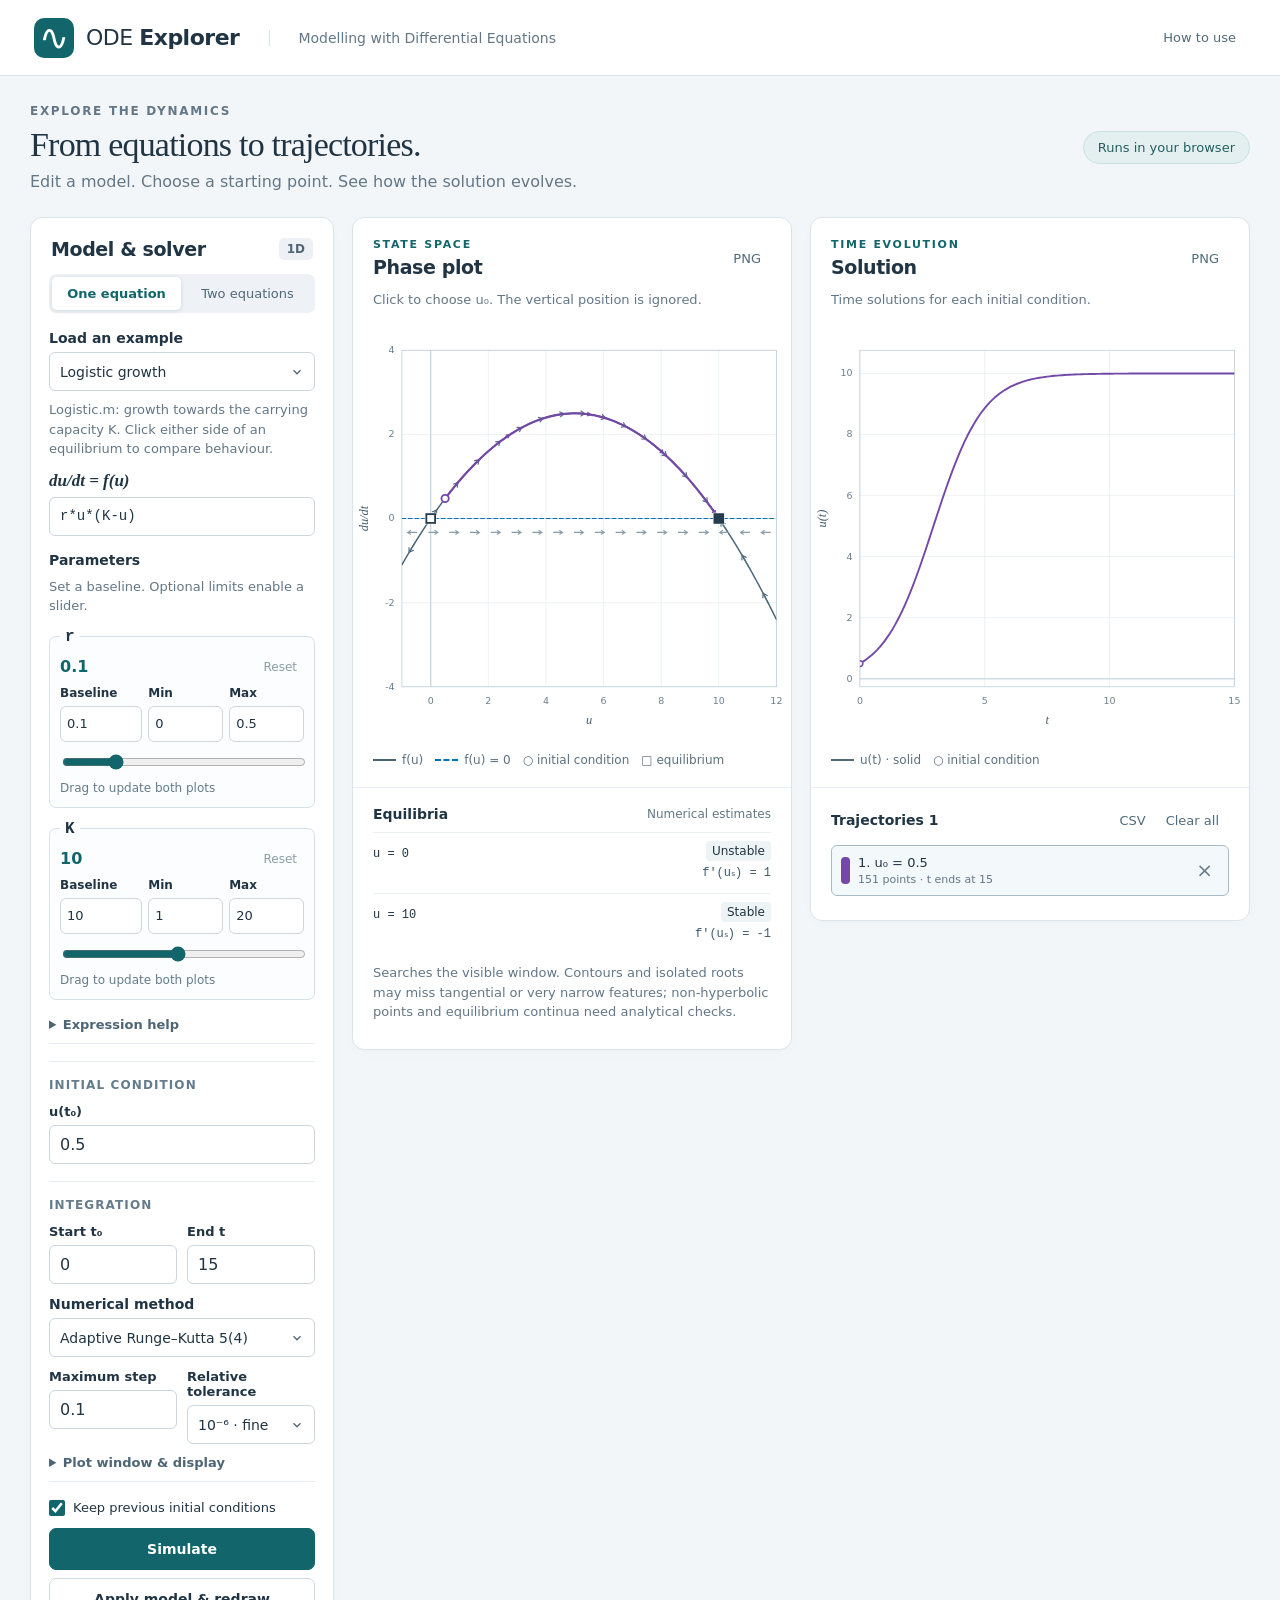
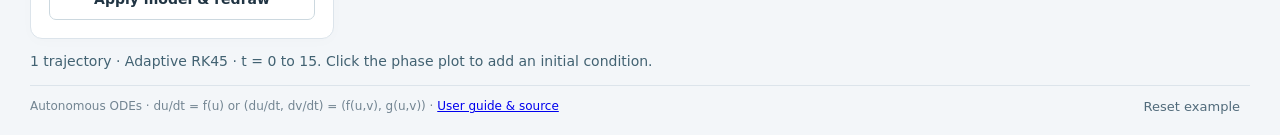
<file: simulator/index.html>
<!doctype html>
<html lang="en-GB"><head><meta charset="utf-8"><meta name="viewport" content="width=device-width,initial-scale=1"><meta name="description" content="Explore autonomous differential equations with interactive phase portraits and time solutions."><title>ODE Explorer</title><link rel="canonical" href="https://thomaswoolley.co.uk/ode-explorer/"><meta property="og:title" content="ODE Explorer | Thomas E. Woolley"><meta property="og:description" content="Simulate ODEs, explore phase planes and vary parameters with interactive sliders."><meta property="og:url" content="https://thomaswoolley.co.uk/ode-explorer/"><link rel="stylesheet" href="style.css"><script defer src="engine.js"></script><script defer src="examples.js"></script><script defer src="app.js"></script></head>
<body>
<header class="top"><a class="brand" href="./" aria-label="ODE Explorer home"><span class="brand-icon">∿</span><span>ODE <strong>Explorer</strong></span></a><span class="course">Modelling with Differential Equations</span><button id="helpButton" class="quiet">How to use</button></header>
<main>
<div class="intro"><div><p class="eyebrow">EXPLORE THE DYNAMICS</p><h1>From equations to trajectories.</h1><p>Edit a model. Choose a starting point. See how the solution evolves.</p></div><span class="local-label">Runs in your browser</span></div>
<div class="workspace">
<aside class="panel controls" aria-label="Equations and solving options">
<div class="panel-heading"><h2>Model & solver</h2><span id="dimBadge" class="badge">1D</span></div>
<form id="modelForm">
<div class="segmented" role="group" aria-label="Number of equations"><button id="mode1" type="button" aria-pressed="true">One equation</button><button id="mode2" type="button" aria-pressed="false">Two equations</button></div>
<label for="example">Load an example</label><select id="example"></select><p id="exampleNote" class="helper"></p>
<div class="equation"><label for="f">du/dt = f<span id="fArgs">(u)</span></label><input id="f" spellcheck="false" autocomplete="off" required></div>
<div class="equation two-only"><label for="g">dv/dt = g(u, v)</label><input id="g" spellcheck="false" autocomplete="off"></div>
<div class="parameters-heading">Parameters</div><p id="parameterMessage" class="helper" aria-live="polite">Parameters are detected from your equations.</p><div id="parameterControls"></div>
<details class="syntax"><summary>Expression help</summary><p>Use u and v, + − * / ^, brackets, pi, e, sin, cos, tan, exp, log (natural), sqrt, abs, tanh, min and max. Write 2*u or 2u. Write u*v explicitly. MATLAB elementwise operators are accepted. Other names are detected as parameters. Supply a baseline, and optionally both limits to enable a slider. pi and e retain their usual constant values; function names are reserved. Any detected name is a constant parameter, including t. The equations are autonomous.</p></details>
<div class="section-title">Initial condition</div><div class="row"><div><label for="u0">u(t₀)</label><input id="u0" type="number" step="any" value="0.5" required></div><div class="two-only"><label for="v0">v(t₀)</label><input id="v0" type="number" step="any" value="0" required></div></div>
<div class="section-title">Integration</div><div class="row"><div><label for="t0">Start t₀</label><input id="t0" type="number" step="any" value="0" required></div><div><label for="t1">End t</label><input id="t1" type="number" step="any" value="15" required></div></div>
<label for="method">Numerical method</label><select id="method"><option value="rk45">Adaptive Runge–Kutta 5(4)</option><option value="rk4">Fixed-step Runge–Kutta 4</option></select>
<div class="row"><div><label for="maxStep">Maximum step</label><input id="maxStep" type="number" min="0.000000001" step="any" value="0.1" required></div><div id="toleranceBox"><label for="rtol">Relative tolerance</label><select id="rtol"><option value="0.0001">10⁻⁴ · standard</option><option value="0.000001" selected>10⁻⁶ · fine</option><option value="0.00000001">10⁻⁸ · finer</option></select></div></div>
<details id="windowOptions"><summary>Plot window & display</summary><div class="row"><div><label for="umin">u min</label><input id="umin" type="number" step="any" value="-1" required></div><div><label for="umax">u max</label><input id="umax" type="number" step="any" value="12" required></div></div><div class="row"><div><label id="yminLabel" for="ymin">du/dt min</label><input id="ymin" type="number" step="any" value="-4" required></div><div><label id="ymaxLabel" for="ymax">du/dt max</label><input id="ymax" type="number" step="any" value="4" required></div></div>
<label for="density">Arrow density <output id="densityValue">18</output></label><input id="density" type="range" min="8" max="30" value="18">
<label class="check"><input type="checkbox" id="showField" checked> Direction arrows</label><label class="check"><input type="checkbox" id="showNull" checked> Nullclines / zero line</label><label class="check"><input type="checkbox" id="showEq" checked> Equilibrium points</label><label class="check two-only"><input type="checkbox" id="equalAxes"> Equal axis scales</label></details>
<label class="check retain"><input type="checkbox" id="keep" checked> Keep previous initial conditions</label>
<button type="submit" class="primary" id="simulate">Simulate</button><button type="button" id="update" class="secondary">Apply model & redraw</button>
</form></aside>
<section class="panel plot-panel" aria-labelledby="phaseTitle"><div class="panel-heading"><div><p class="eyebrow">STATE SPACE</p><h2 id="phaseTitle">Phase plot</h2></div><button id="phaseExport" class="quiet" title="Download phase plot as PNG">PNG</button></div><div class="plot-hint" id="phaseHint">Click to choose u₀. The vertical position is ignored.</div><svg id="phase" viewBox="0 0 600 550" role="img" aria-label="Interactive phase plot" tabindex="0"></svg><div class="legend" id="phaseLegend"></div><div class="equilibria"><div class="subheading"><h3>Equilibria</h3><span>Numerical estimates</span></div><div id="equilibriaList"></div><p class="helper">Searches the visible window. Contours and isolated roots may miss tangential or very narrow features; non-hyperbolic points and equilibrium continua need analytical checks.</p></div></section>
<section class="panel plot-panel" aria-labelledby="timeTitle"><div class="panel-heading"><div><p class="eyebrow">TIME EVOLUTION</p><h2 id="timeTitle">Solution</h2></div><button id="timeExport" class="quiet" title="Download solution plot as PNG">PNG</button></div><div class="plot-hint">Time solutions for each initial condition.</div><svg id="time" viewBox="0 0 600 550" role="img" aria-label="Solution against time"></svg><div class="legend"><span><i class="sample"></i>u(t) · solid</span><span class="two-only"><i class="sample dashed"></i>v(t) · dashed</span><span>○ initial condition</span></div><div class="runs"><div class="subheading"><h3>Trajectories <span id="runCount">0</span></h3><div><button class="quiet" id="csv">CSV</button><button class="quiet" id="clear">Clear all</button></div></div><div id="runList"></div></div></section>
</div>
<div id="status" class="status" role="status" aria-live="polite"></div>
<footer><span>Autonomous ODEs · du/dt = f(u) or (du/dt, dv/dt) = (f(u,v), g(u,v)) · <a href="https://github.com/ThomasEWoolley/Modelling_with_Differential_Equations/tree/main/simulator">User guide &amp; source</a></span><button id="reset" class="quiet">Reset example</button></footer>
</main>
<dialog id="help"><div class="dialog-heading"><h2>Explore an ODE</h2><button id="closeHelp" class="quiet">Close</button></div><ol><li>Choose one or two equations, then load an example or enter your own model.</li><li>Set parameters, the initial condition and the time interval. Press Simulate.</li><li>Click in the middle plot to simulate from a new initial condition. For one equation, only the horizontal coordinate u matters.</li><li>Keep previous initial conditions to compare solutions. Clicking a trajectory row highlights it in both plots. Remove a curve with its × button.</li><li>Use Plot window & display to change ranges, nullclines and arrow density. The time plot fits all solutions automatically.</li></ol><p>Choose User defined for blank equations. Parameter names are detected automatically. Enter a baseline and optional minimum and maximum for each. If both limits are blank, the parameter stays fixed at its baseline. Sliders start at the baseline; Reset returns them to it. Moving a slider automatically updates the field, nullclines, equilibria and all retained solutions. Changes to numerical settings apply on the next simulation. Use Apply model & redraw to re-simulate all curves.</p><p>Solid blue and dashed orange curves mark the u and v nullclines. Square markers show equilibria; circles show initial conditions. Equilibrium stability and eigenvalues are estimated numerically. In 1D the eigenvalue is f′(uₛ); in 2D both eigenvalues of the Jacobian are shown. A centre of the linearisation does not establish a nonlinear centre.</p><p>RK45 controls local error. Absolute tolerance is 10⁻³ times the selected relative tolerance. RK4 uses the maximum step as a fixed step and has no error control. Both methods are explicit; very stiff systems may require a stiff solver.</p><p>Integration stops at undefined values, the step limit or |state| &gt; 10⁷. Curves can leave the phase window while remaining visible in the time plot. Each run is limited to 60,000 step attempts, and at most 12 trajectories are retained.</p><p>Keyboard: Tab to the phase plot, use arrow keys to adjust the initial condition (Shift for a smaller change), and press Enter to simulate.</p></dialog>
</body></html>
</file>
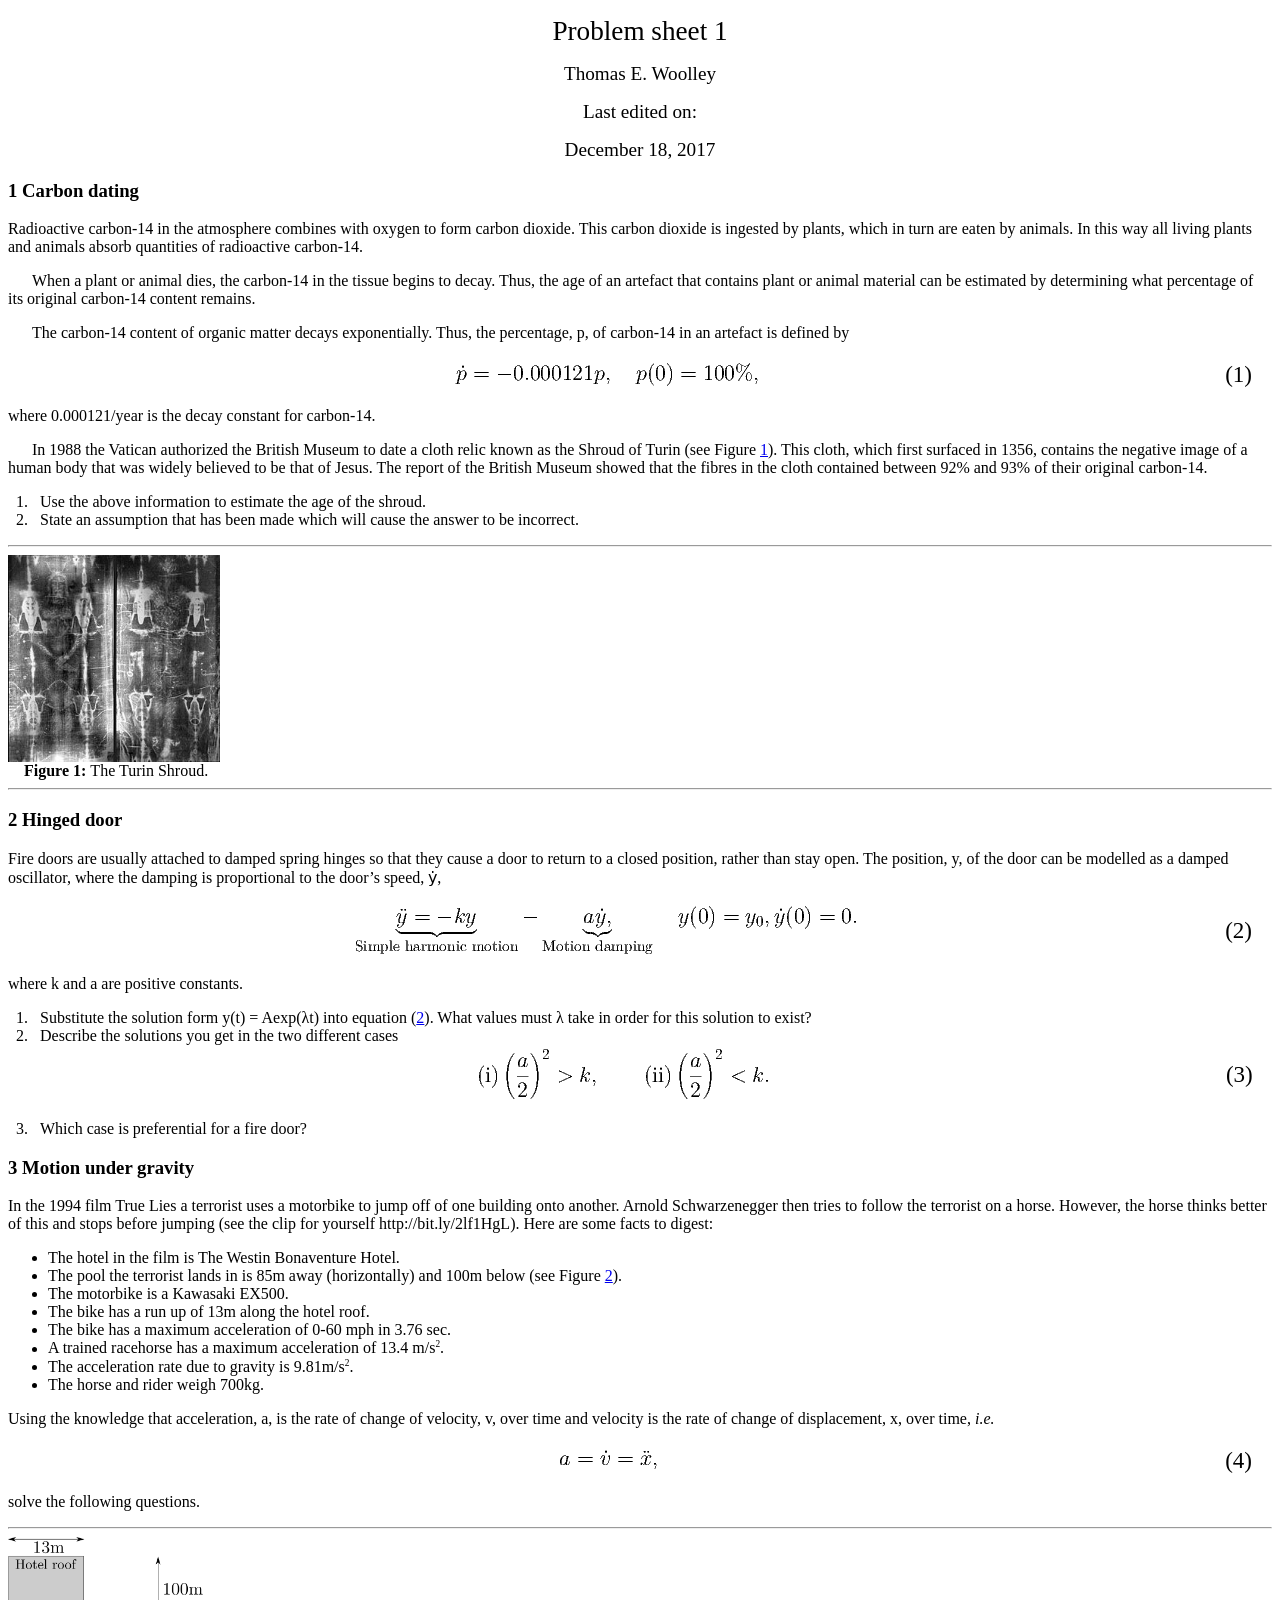
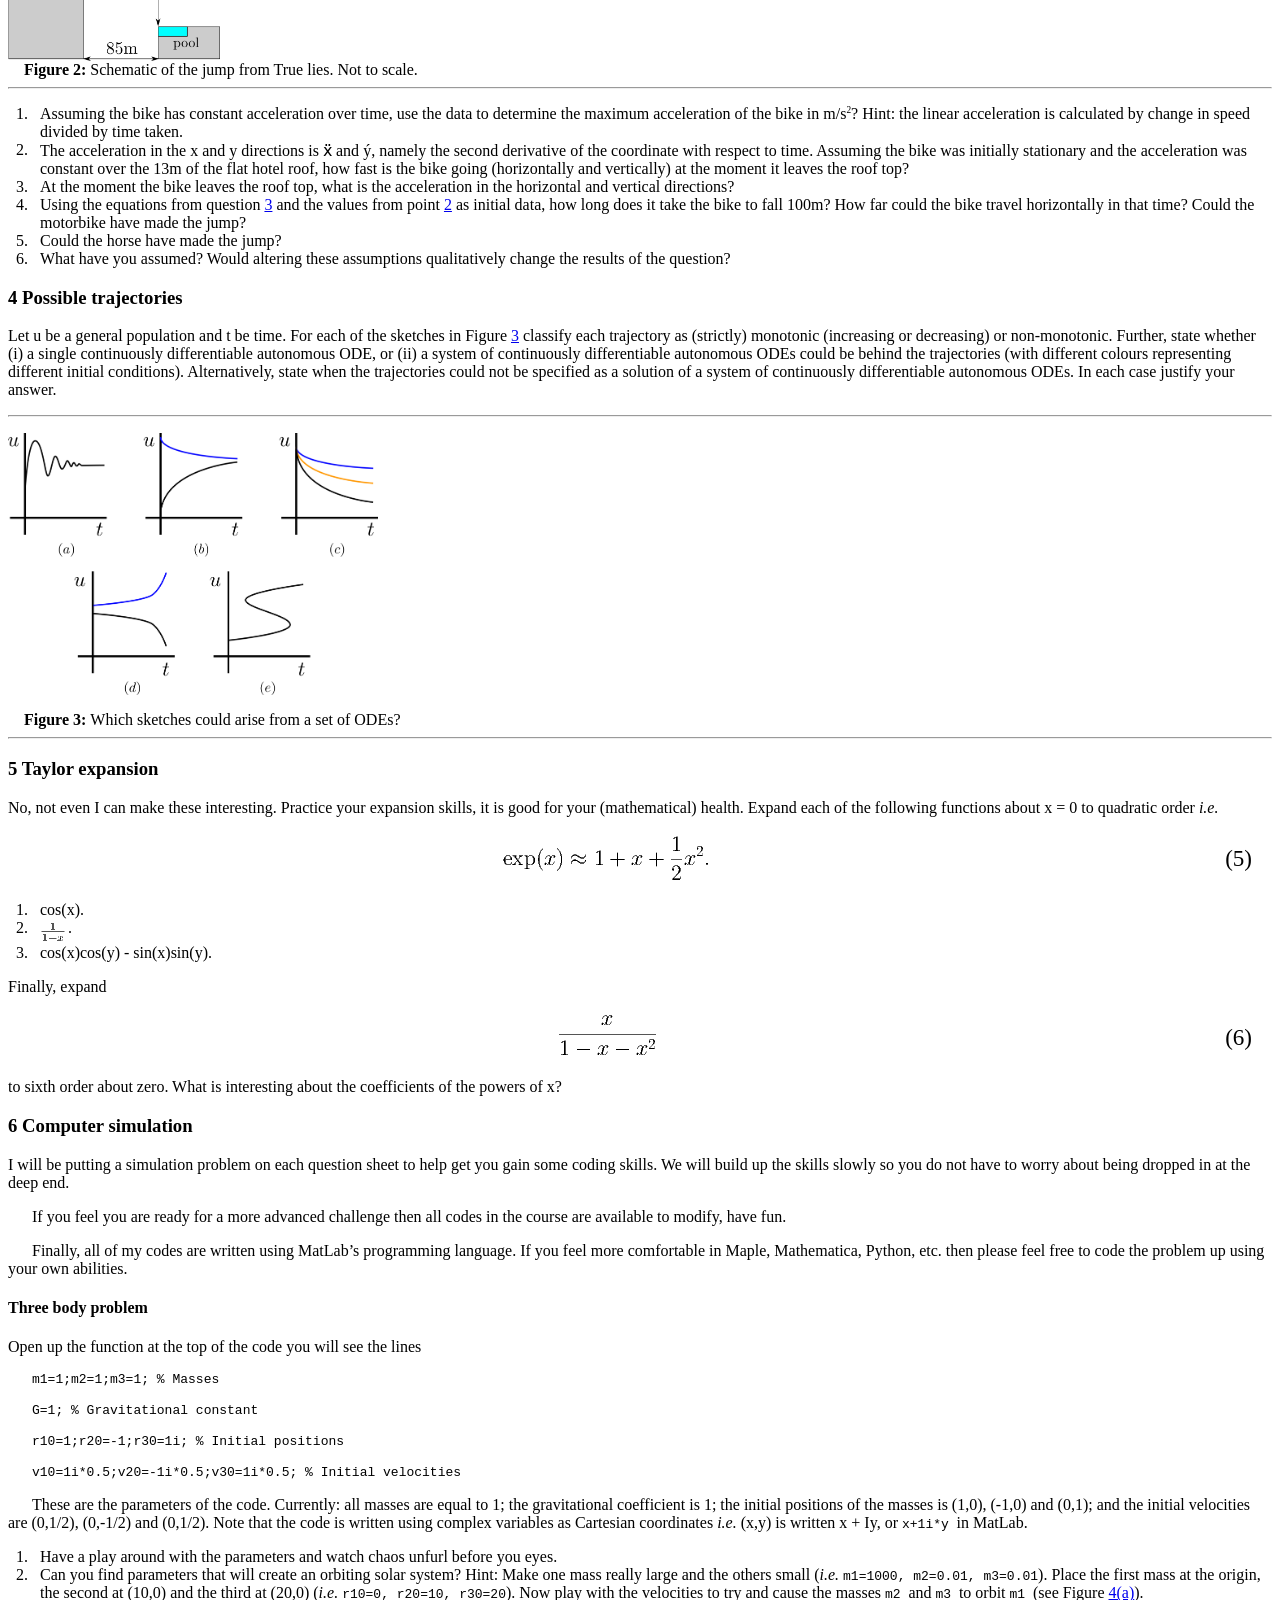
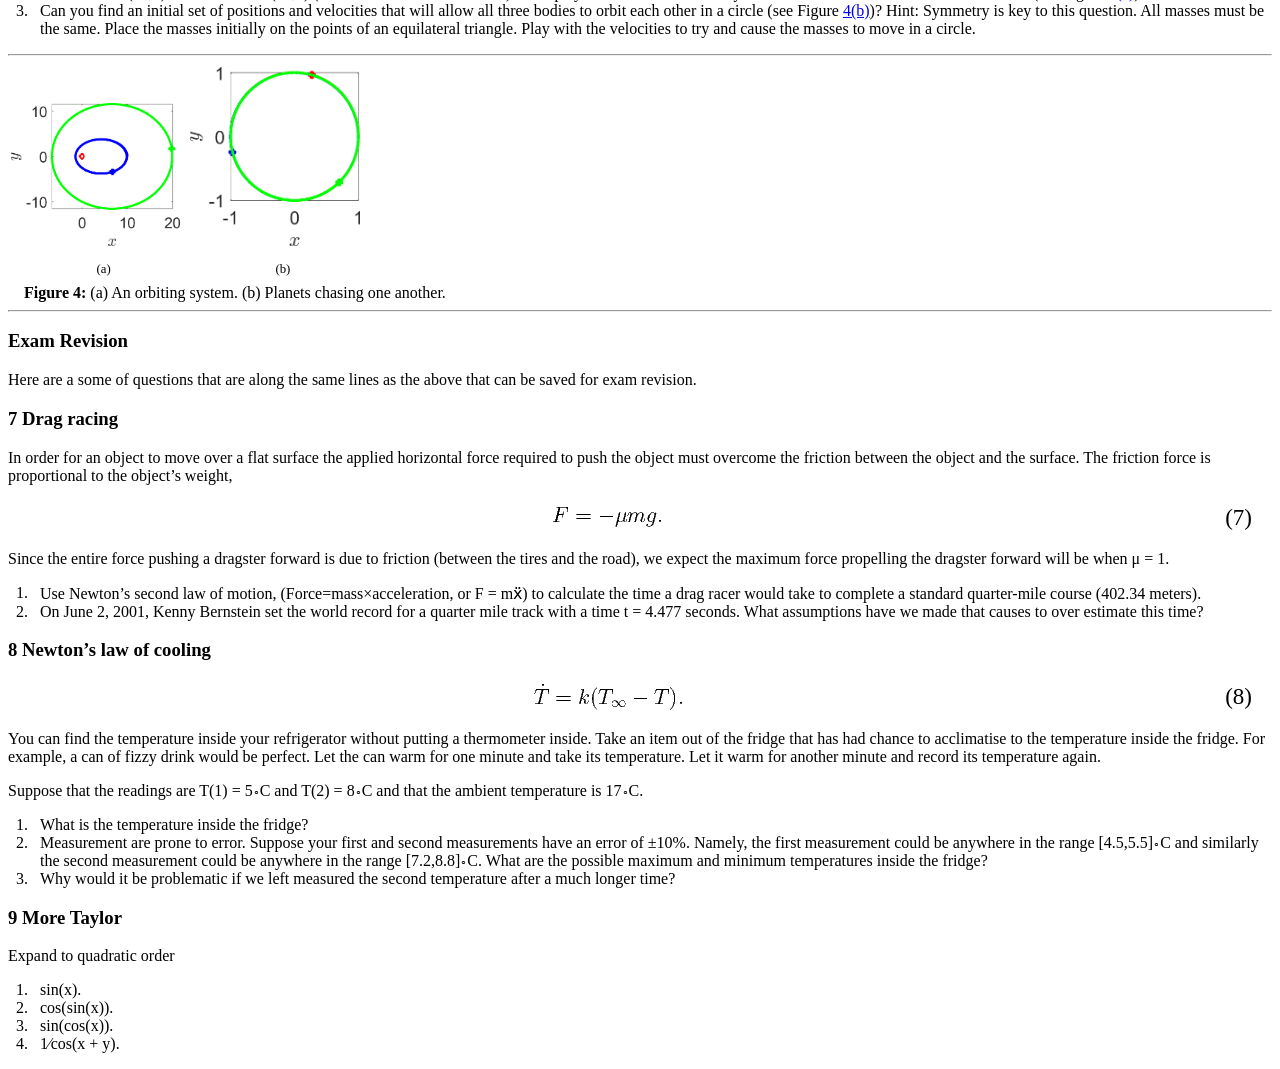
<file: Problem_sheets/Q1/Sheet_1.html>
<?xml version="1.0" encoding="iso-8859-1" ?> 
<!DOCTYPE html PUBLIC "-//W3C//DTD XHTML 1.0 Transitional//EN" 
  "http://www.w3.org/TR/xhtml1/DTD/xhtml1-transitional.dtd">  
<!--http://www.w3.org/TR/xhtml1/DTD/xhtml1-transitional.dtd-->  
<html xmlns="http://www.w3.org/1999/xhtml"  
> 
<head><title></title> 
<meta http-equiv="Content-Type" content="text/html; charset=iso-8859-1" /> 
<meta name="generator" content="TeX4ht (http://www.tug.org/tex4ht/)" /> 
<meta name="originator" content="TeX4ht (http://www.tug.org/tex4ht/)" /> 
<!-- html,xhtml --> 
<meta name="src" content="Sheet_1.tex" /> 
<link rel="stylesheet" type="text/css" href="Sheet_1.css" /> 
</head><body 
>
<!--l. 121--><p class="noindent" >
                                                                                                     
                                                                                                     
</p><!--l. 121--><p class="indent" >
                                                                                                     
                                                                                                     
</p>
<div class="center" 
>
<!--l. 121--><p class="noindent" >
</p><!--l. 121--><p class="noindent" ><span 
class="ec-lmr-17">Problem sheet 1</span>
</p>
<div class="tabular"> <table id="TBL-1" class="tabular" 
cellspacing="0" cellpadding="0"  
><colgroup id="TBL-1-1g"><col 
id="TBL-1-1" /></colgroup><tr  
 style="vertical-align:baseline;" id="TBL-1-1-"><td  style="white-space:nowrap; text-align:center;" id="TBL-1-1-1"  
class="td11"> <span 
class="ec-lmr-12">Thomas E. Woolley  </span></td>
</tr><tr 
class="vspace" style="font-size:9.99756pt"><td 
>&nbsp;</td></tr><tr  
 style="vertical-align:baseline;" id="TBL-1-2-"><td  style="white-space:nowrap; text-align:center;" id="TBL-1-2-1"  
class="td11">   <span 
class="ec-lmr-12">Last edited on:     </span></td></tr></table></div>
<!--l. 121--><p class="noindent" ><span 
class="ec-lmr-12">December 18, 2017</span></p></div>
   <h3 class="sectionHead"><span class="titlemark">1   </span> <a 
 id="x1-10001"></a>Carbon dating</h3>
<!--l. 124--><p class="noindent" >Radioactive carbon-14 in the atmosphere combines with oxygen to form carbon dioxide. This carbon dioxide is ingested by
plants, which in turn are eaten by animals. In this way all living plants and animals absorb quantities of radioactive
carbon-14.
</p><!--l. 127--><p class="indent" >   When a plant or animal dies, the carbon-14 in the tissue begins to decay. Thus, the age of an artefact that
contains plant or animal material can be estimated by determining what percentage of its original carbon-14 content
remains.
</p><!--l. 129--><p class="indent" >   The carbon-14 content of organic matter decays exponentially. Thus, the percentage, <span 
class="lmmi-10">p</span>, of carbon-14 in an artefact is defined
by
</p>
   <table 
class="equation"><tr><td><a 
 id="x1-1001r1"></a>
   <center class="math-display" >
<img 
src="Sheet_10x.png" alt="p&#x02D9; = -  0.000121p,     p(0 ) = 100%,
" class="math-display"  /></center></td><td class="equation-label"><span 
class="ec-lmr-12x-x-120">(1)</span></td></tr></table>
<!--l. 132--><p class="nopar" >
where 0.000121/year is the decay constant for carbon-14.
</p><!--l. 135--><p class="indent" >   In 1988 the Vatican authorized the British Museum to date a cloth relic known as the Shroud of Turin (see Figure <a 
href="#x1-10041">1<!--tex4ht:ref: Turing_shroud --></a>). This
cloth, which first surfaced in 1356, contains the negative image of a human body that was widely believed to be that of Jesus. The
report of the British Museum showed that the fibres in the cloth contained between 92% and 93% of their original
carbon-14.
     </p><dl class="enumerate"><dt class="enumerate">
  1. </dt><dd 
class="enumerate">Use the above information to estimate the age of the shroud.
     </dd><dt class="enumerate">
  2. </dt><dd 
class="enumerate">State an assumption that has been made which will cause the answer to be incorrect.</dd></dl>
                                                                                                     
                                                                                                     
<hr class="figure" /><div class="figure" 
><a 
 id="x1-10041"></a> <img 
src="../../Pictures/Turin_shroud.jpg" alt="pict"  
 width="211.57147pt.5"  />
<br /> <div class="caption" 
><span class="id">Figure&#x00A0;1: </span><span  
class="content"> The Turin Shroud.</span></div><!--tex4ht:label?: x1-10041 -->
   </div><hr class="endfigure" />
<!--l. 165--><p class="noindent" >
</p>
   <h3 class="sectionHead"><span class="titlemark">2   </span> <a 
 id="x1-20002"></a>Hinged door</h3>
<!--l. 166--><p class="noindent" >Fire doors are usually attached to damped spring hinges so that they cause a door to return to a closed position, rather than stay
open. The position, <span 
class="lmmi-10">y</span>, of the door can be modelled as a damped oscillator, where the damping is proportional to the door&#8217;s speed,
<span 
class="lmmi-10">&#x1E8F;</span>,
</p>
   <table 
class="equation"><tr><td><a 
 id="x1-2001r2"></a>
   <center class="math-display" >
<img 
src="Sheet_11x.png" alt="     �y =  - ky       -      a &#x02D9;y,        y (0) =  y0,y&#x02D9;(0) =  0.
     &#x25DF;---&#x25DD;&#x25DC;---&#x25DE;             &#x25DF;&#x25DD;&#x25DC;&#x25DE;
Simple harmonic motion  Motion damping
" class="math-display"  /></center></td><td class="equation-label"><span 
class="ec-lmr-12x-x-120">(2)</span></td></tr></table>
<!--l. 169--><p class="nopar" >
where <span 
class="lmmi-10">k </span>and <span 
class="lmmi-10">a </span>are positive constants.
     </p><dl class="enumerate"><dt class="enumerate">
  1. </dt><dd 
class="enumerate">Substitute the solution form <span 
class="lmmi-10">y</span><span 
class="rm-lmr-10">(</span><span 
class="lmmi-10">t</span><span 
class="rm-lmr-10">) = </span><span 
class="lmmi-10">A</span><span 
class="rm-lmr-10">exp</span><span 
class="rm-lmr-10">(</span><span 
class="lmmi-10">&#x03BB;t</span><span 
class="rm-lmr-10">) </span>into equation (<a 
href="#x1-2001r2">2<!--tex4ht:ref: Damped --></a>). What values must <span 
class="lmmi-10">&#x03BB; </span>take in order for this solution
     to exist?
     </dd><dt class="enumerate">
  2. </dt><dd 
class="enumerate">Describe the solutions you get in the two different cases
     <table 
class="equation"><tr><td><a 
 id="x1-2004r3"></a>
     <center class="math-display" >
     <img 
src="Sheet_12x.png" alt="   (  )2                 (  )2
(i)  a-   &#x003E;  k,      (ii)  a-   &#x003C;  k.
     2                    2
     " class="math-display"  /></center></td><td class="equation-label"><span 
class="ec-lmr-12x-x-120">(3)</span></td></tr></table>
                                                                                                     
                                                                                                     
     <!--l. 176--><p class="nopar" >
     </p></dd><dt class="enumerate">
  3. </dt><dd 
class="enumerate">Which case is preferential for a fire door?</dd></dl>
<!--l. 202--><p class="noindent" >
</p>
   <h3 class="sectionHead"><span class="titlemark">3   </span> <a 
 id="x1-30003"></a>Motion under gravity</h3>
<!--l. 203--><p class="noindent" >In the 1994 film True Lies a terrorist uses a motorbike to jump off of one building onto another. Arnold Schwarzenegger then tries
to follow the terrorist on a horse. However, the horse thinks better of this and stops before jumping (see the clip for yourself
http://bit.ly/2lf1HgL). Here are some facts to digest: </p>
     <ul class="itemize1">
     <li class="itemize">The hotel in the film is The Westin Bonaventure Hotel.
     </li>
     <li class="itemize">The pool the terrorist lands in is 85m away (horizontally) and 100m below (see Figure <a 
href="#x1-30022">2<!--tex4ht:ref: True_lies --></a>).
     </li>
     <li class="itemize">The motorbike is a Kawasaki EX500.
     </li>
     <li class="itemize">The bike has a run up of 13m along the hotel roof.
     </li>
     <li class="itemize">The bike has a maximum acceleration of 0-60 mph in 3.76 sec.
     </li>
     <li class="itemize">A trained racehorse has a maximum acceleration of 13.4 m/s<sup><span 
class="rm-lmr-7">2</span></sup>.
     </li>
     <li class="itemize">The acceleration rate due to gravity is 9.81m/s<sup><span 
class="rm-lmr-7">2</span></sup>.
     </li>
     <li class="itemize">The horse and rider weigh 700kg.</li></ul>
<!--l. 214--><p class="noindent" >Using the knowledge that acceleration, <span 
class="lmmi-10">a</span>, is the rate of change of velocity, <span 
class="lmmi-10">v</span>, over time and velocity is the rate of change of
displacement, <span 
class="lmmi-10">x</span>, over time, <span 
class="ec-lmri-10">i.e.</span>
</p>
   <table 
class="equation"><tr><td><a 
 id="x1-3001r4"></a>
   <center class="math-display" >
<img 
src="Sheet_13x.png" alt="a =  v&#x02D9;=  �x,
" class="math-display"  /></center></td><td class="equation-label"><span 
class="ec-lmr-12x-x-120">(4)</span></td></tr></table>
<!--l. 217--><p class="nopar" >
solve the following questions. </p><hr class="figure" /><div class="figure" 
><a 
 id="x1-30022"></a> <img 
src="../../Pictures/True_lies.png" alt="pict"  
 width="211.57147pt"  />
<br /> <div class="caption" 
><span class="id">Figure&#x00A0;2: </span><span  
class="content"> Schematic of the jump from True lies. Not to scale.</span></div><!--tex4ht:label?: x1-30022 -->
   </div><hr class="endfigure" />
<!--l. 225--><p class="indent" >
                                                                                                     
                                                                                                     
     </p><dl class="enumerate"><dt class="enumerate">
  1. </dt><dd 
class="enumerate">Assuming the bike has constant acceleration over time, use the data to determine the maximum acceleration of the
     bike in m/s<sup><span 
class="rm-lmr-7">2</span></sup>? Hint: the linear acceleration is calculated by change in speed divided by time taken.
     </dd><dt class="enumerate">
  2. </dt><dd 
class="enumerate">The acceleration in the <span 
class="lmmi-10">x </span>and <span 
class="lmmi-10">y </span>directions is <span 
class="lmmi-10">&#x1E8D;</span> and <span 
class="lmmi-10">�</span>, namely the second derivative of the coordinate with respect
     to time. Assuming the bike was initially stationary and the acceleration was constant over the 13m of the flat hotel
     roof, how fast is the bike going (horizontally and vertically) at the moment it leaves the roof top?<a 
 id="x1-30042"></a>
     </dd><dt class="enumerate">
  3. </dt><dd 
class="enumerate">At the moment the bike leaves the roof top, what is the acceleration in the horizontal and vertical directions? <a 
 id="x1-30053"></a>
     </dd><dt class="enumerate">
  4. </dt><dd 
class="enumerate">Using the equations from question <a 
href="#x1-30053">3<!--tex4ht:ref: acc --></a> and the values from point <a 
href="#x1-30042">2<!--tex4ht:ref: Vel --></a> as initial data, how long does it take the bike to
     fall 100m? How far could the bike travel horizontally in that time? Could the motorbike have made the jump?
     </dd><dt class="enumerate">
  5. </dt><dd 
class="enumerate">Could the horse have made the jump?
     </dd><dt class="enumerate">
  6. </dt><dd 
class="enumerate">What have you assumed? Would altering these assumptions qualitatively change the results of the question?</dd></dl>
<!--l. 297--><p class="noindent" >
</p>
   <h3 class="sectionHead"><span class="titlemark">4   </span> <a 
 id="x1-40004"></a>Possible trajectories</h3>
<!--l. 298--><p class="noindent" >Let <span 
class="lmmi-10">u </span>be a general population and <span 
class="lmmi-10">t </span>be time. For each of the sketches in Figure <a 
href="#x1-40013">3<!--tex4ht:ref: Possible_trajectories --></a> classify each trajectory as (strictly) monotonic
(increasing or decreasing) or non-monotonic. Further, state whether (i) a single continuously differentiable autonomous
ODE, or (ii) a system of continuously differentiable autonomous ODEs could be behind the trajectories (with
different colours representing different initial conditions). Alternatively, state when the trajectories could not be
specified as a solution of a system of continuously differentiable autonomous ODEs. In each case justify your answer.
</p><hr class="figure" /><div class="figure" 
>
                                                                                                     
                                                                                                     
<a 
 id="x1-40013"></a>
                                                                                                     
                                                                                                     
<!--l. 301--><p class="noindent" ><img 
src="../../Pictures/Possible_trajectories.png" alt="pict"  
 width="370.2541pt"  />
<br /> </p><div class="caption" 
><span class="id">Figure&#x00A0;3: </span><span  
class="content"> Which sketches could arise from a set of ODEs?</span></div><!--tex4ht:label?: x1-40013 -->
                                                                                                     
                                                                                                     
   </div><hr class="endfigure" />
   <h3 class="sectionHead"><span class="titlemark">5   </span> <a 
 id="x1-50005"></a>Taylor expansion</h3>
<!--l. 315--><p class="noindent" >No, not even I can make these interesting. Practice your expansion skills, it is good for your (mathematical) health. Expand each of
the following functions about <span 
class="lmmi-10">x </span><span 
class="rm-lmr-10">= 0 </span>to quadratic order <span 
class="ec-lmri-10">i.e.</span>
</p>
   <table 
class="equation"><tr><td><a 
 id="x1-5001r5"></a>
   <center class="math-display" >
<img 
src="Sheet_14x.png" alt="                     1-  2
exp (x ) &#x2248;  1 + x  +   x  .
                     2
" class="math-display"  /></center></td><td class="equation-label"><span 
class="ec-lmr-12x-x-120">(5)</span></td></tr></table>
<!--l. 318--><p class="nopar" >
     </p><dl class="enumerate"><dt class="enumerate">
  1. </dt><dd 
class="enumerate"><span 
class="rm-lmr-10">cos</span><span 
class="rm-lmr-10">(</span><span 
class="lmmi-10">x</span><span 
class="rm-lmr-10">)</span>.
     </dd><dt class="enumerate">
  2. </dt><dd 
class="enumerate"><img 
src="Sheet_15x.png" alt="-1-
1-x"  class="frac" align="middle" />.
     </dd><dt class="enumerate">
  3. </dt><dd 
class="enumerate"><span 
class="rm-lmr-10">cos</span><span 
class="rm-lmr-10">(</span><span 
class="lmmi-10">x</span><span 
class="rm-lmr-10">)</span><span 
class="rm-lmr-10">cos</span><span 
class="rm-lmr-10">(</span><span 
class="lmmi-10">y</span><span 
class="rm-lmr-10">) </span><span 
class="lmsy-10">-</span> <span 
class="rm-lmr-10">sin</span><span 
class="rm-lmr-10">(</span><span 
class="lmmi-10">x</span><span 
class="rm-lmr-10">)</span><span 
class="rm-lmr-10">sin</span><span 
class="rm-lmr-10">(</span><span 
class="lmmi-10">y</span><span 
class="rm-lmr-10">)</span>.</dd></dl>
<!--l. 324--><p class="noindent" >Finally, expand
</p>
   <table 
class="equation"><tr><td><a 
 id="x1-5005r6"></a>
   <center class="math-display" >
<img 
src="Sheet_16x.png" alt="      x
-----------2-
1 -  x -  x
" class="math-display"  /></center></td><td class="equation-label"><span 
class="ec-lmr-12x-x-120">(6)</span></td></tr></table>
<!--l. 327--><p class="nopar" >
to sixth order about zero. What is interesting about the coefficients of the powers of <span 
class="lmmi-10">x</span>?
                                                                                                     
                                                                                                     
</p>
   <h3 class="sectionHead"><span class="titlemark">6   </span> <a 
 id="x1-60006"></a>Computer simulation</h3>
<!--l. 340--><p class="noindent" >I will be putting a simulation problem on each question sheet to help get you gain some coding skills. We will build up the skills
slowly so you do not have to worry about being dropped in at the deep end.
</p><!--l. 342--><p class="indent" >   If you feel you are ready for a more advanced challenge then all codes in the course are available to modify, have
fun.
</p><!--l. 344--><p class="indent" >   Finally, all of my codes are written using MatLab&#8217;s programming language. If you feel more comfortable in Maple,
Mathematica, Python, etc. then please feel free to code the problem up using your own abilities.
</p>
   <h4 class="likesubsectionHead"><a 
 id="x1-70006"></a>Three body problem</h4>
<!--l. 346--><p class="noindent" >Open up the function at the top of the code you will see the lines
</p><!--l. 350--><p class="indent" >   <span 
class="ec-lmtt-10">m1=1;m2=1;m3=1; % Masses</span>
</p><!--l. 352--><p class="indent" >   <span 
class="ec-lmtt-10">G=1; % Gravitational constant</span>
</p><!--l. 354--><p class="indent" >   <span 
class="ec-lmtt-10">r10=1;r20=-1;r30=1i; % Initial positions</span>
</p><!--l. 356--><p class="indent" >   <span 
class="ec-lmtt-10">v10=1i*0.5;v20=-1i*0.5;v30=1i*0.5; % Initial velocities</span>
</p><!--l. 360--><p class="indent" >   These are the parameters of the code. Currently: all masses are equal to 1; the gravitational coefficient is 1; the initial
positions of the masses is (1,0), (-1,0) and (0,1); and the initial velocities are (0,1/2), (0,-1/2) and (0,1/2). Note that
the code is written using complex variables as Cartesian coordinates <span 
class="ec-lmri-10">i.e. </span><span 
class="rm-lmr-10">(</span><span 
class="lmmi-10">x,y</span><span 
class="rm-lmr-10">) </span>is written <span 
class="lmmi-10">x </span><span 
class="rm-lmr-10">+ </span><span 
class="lmmi-10">Iy</span>, or <span 
class="ec-lmtt-10">x+1i*y </span>in
MatLab.
</p><!--l. 363--><p class="indent" >
     </p><dl class="enumerate"><dt class="enumerate">
  1. </dt><dd 
class="enumerate">Have a play around with the parameters and watch chaos unfurl before you eyes.
     </dd><dt class="enumerate">
  2. </dt><dd 
class="enumerate">Can you find parameters that will create an orbiting solar system? Hint: Make one mass really large and the others
     small (<span 
class="ec-lmri-10">i.e. </span><span 
class="ec-lmtt-10">m1=1000, m2=0.01, m3=0.01</span>). Place the first mass at the origin, the second at (10,0) and the third at
     (20,0) (<span 
class="ec-lmri-10">i.e. </span><span 
class="ec-lmtt-10">r10=0, r20=10, r30=20</span>). Now play with the velocities to try and cause the masses <span 
class="ec-lmtt-10">m2 </span>and <span 
class="ec-lmtt-10">m3 </span>to orbit
     <span 
class="ec-lmtt-10">m1 </span>(see Figure <a 
href="#x1-7004r1">4(a)<!--tex4ht:ref: TBP_orbits --></a>).
     </dd><dt class="enumerate">
  3. </dt><dd 
class="enumerate">Can you find an initial set of positions and velocities that will allow all three bodies to orbit each other in a circle
     (see Figure <a 
href="#x1-7005r2">4(b)<!--tex4ht:ref: TBP_circle --></a>)? Hint: Symmetry is key to this question. All masses must be the same. Place the masses initially
     on the points of an equilateral triangle. Play with the velocities to try and cause the masses to move in a circle.</dd></dl>
<hr class="figure" /><div class="figure" 
><a 
 id="x1-70064"></a> <a 
 id="x1-7004r1"></a><div class="subfigure"><table><tr><td style="text-align:left"><img 
src="../../Pictures/TBP_orbits.png" alt="pict"  
 width="169.2736pt"  />
<div class="subfigcaption"><span 
class="ec-lmr-8">(a) </span></div></td></tr></table></div> <a 
 id="x1-7005r2"></a><div class="subfigure"><table><tr><td style="text-align:left"><img 
src="../../Pictures/TBP_circle.png" alt="pict"  
 width="169.2736pt"  />
<div class="subfigcaption"><span 
class="ec-lmr-8">(b) </span></div></td></tr></table></div>
<br /> <div class="caption" 
><span class="id">Figure&#x00A0;4: </span><span  
class="content"> (a) An orbiting system. (b) Planets chasing one another.</span></div><!--tex4ht:label?: x1-70064 -->
   </div><hr class="endfigure" />
<!--l. 392--><p class="noindent" >
</p>
   <h3 class="likesectionHead"><a 
 id="x1-80006"></a>Exam Revision</h3>
<!--l. 393--><p class="noindent" >Here are a some of questions that are along the same lines as the above that can be saved for exam revision.
</p>
   <h3 class="sectionHead"><span class="titlemark">7   </span> <a 
 id="x1-90007"></a>Drag racing</h3>
<!--l. 395--><p class="noindent" >In order for an object to move over a flat surface the applied horizontal force required to push the object must overcome the
friction between the object and the surface. The friction force is proportional to the object&#8217;s weight,
</p>
                                                                                                     
                                                                                                     
   <table 
class="equation"><tr><td><a 
 id="x1-9001r7"></a>
   <center class="math-display" >
<img 
src="Sheet_17x.png" alt="F  =  - &#x03BC;mg.
" class="math-display"  /></center></td><td class="equation-label"><span 
class="ec-lmr-12x-x-120">(7)</span></td></tr></table>
<!--l. 398--><p class="nopar" >
Since the entire force pushing a dragster forward is due to friction (between the tires and the road), we expect the maximum force
propelling the dragster forward will be when <span 
class="lmmi-10">&#x03BC; </span><span 
class="rm-lmr-10">= 1</span>.
     </p><dl class="enumerate"><dt class="enumerate">
  1. </dt><dd 
class="enumerate">Use Newton&#8217;s second law of motion, (Force=mass<span 
class="lmsy-10">&#x00D7;</span>acceleration, or <span 
class="lmmi-10">F </span><span 
class="rm-lmr-10">= </span><span 
class="lmmi-10">m</span><span 
class="lmmi-10">&#x1E8D;</span>) to calculate the time a drag racer would
     take to complete a standard quarter-mile course (402.34 meters).
     </dd><dt class="enumerate">
  2. </dt><dd 
class="enumerate">On June 2, 2001, Kenny Bernstein set the world record for a quarter mile track with a time <span 
class="lmmi-10">t </span><span 
class="rm-lmr-10">= 4</span><span 
class="lmmi-10">.</span><span 
class="rm-lmr-10">477 </span>seconds. What
     assumptions have we made that causes to over estimate this time?</dd></dl>
<!--l. 422--><p class="noindent" >
</p>
   <h3 class="sectionHead"><span class="titlemark">8   </span> <a 
 id="x1-100008"></a>Newton&#8217;s law of cooling</h3>
   <table 
class="equation"><tr><td><a 
 id="x1-10001r8"></a>
   <center class="math-display" >
<img 
src="Sheet_18x.png" alt="T&#x02D9; =  k(T &#x221E; -  T ).
" class="math-display"  /></center></td><td class="equation-label"><span 
class="ec-lmr-12x-x-120">(8)</span></td></tr></table>
<!--l. 425--><p class="nopar" >
You can find the temperature inside your refrigerator without putting a thermometer inside. Take an item out of the fridge that
has had chance to acclimatise to the temperature inside the fridge. For example, a can of fizzy drink would be perfect. Let the
can warm for one minute and take its temperature. Let it warm for another minute and record its temperature
again.
</p><!--l. 428--><p class="noindent" >Suppose that the readings are <span 
class="lmmi-10">T</span><span 
class="rm-lmr-10">(1) = 5</span><span 
class="lmsy7-">&#x2218;</span>C and <span 
class="lmmi-10">T</span><span 
class="rm-lmr-10">(2) = 8</span><span 
class="lmsy7-">&#x2218;</span>C and that the ambient temperature is 17<span 
class="lmsy7-">&#x2218;</span>C.
</p><!--l. 431--><p class="indent" >
     </p><dl class="enumerate"><dt class="enumerate">
  1. </dt><dd 
class="enumerate">What is the temperature inside the fridge?
                                                                                                     
                                                                                                     
     </dd><dt class="enumerate">
  2. </dt><dd 
class="enumerate">Measurement are prone to error. Suppose your first and second measurements have an error of <span 
class="lmsy-10">�</span><span 
class="rm-lmr-10">10%</span>. Namely,
     the first measurement could be anywhere in the range [4.5,5.5]<span 
class="lmsy7-">&#x2218;</span>C and similarly the second measurement could be
     anywhere in the range [7.2,8.8]<span 
class="lmsy7-">&#x2218;</span>C. What are the possible maximum and minimum temperatures inside the fridge?
     </dd><dt class="enumerate">
  3. </dt><dd 
class="enumerate">Why would it be problematic if we left measured the second temperature after a much longer time?</dd></dl>
<!--l. 465--><p class="noindent" >
</p>
   <h3 class="sectionHead"><span class="titlemark">9   </span> <a 
 id="x1-110009"></a>More Taylor</h3>
<!--l. 466--><p class="noindent" >Expand to quadratic order
     </p><dl class="enumerate"><dt class="enumerate">
  1. </dt><dd 
class="enumerate"><span 
class="rm-lmr-10">sin</span><span 
class="rm-lmr-10">(</span><span 
class="lmmi-10">x</span><span 
class="rm-lmr-10">)</span>.
     </dd><dt class="enumerate">
  2. </dt><dd 
class="enumerate"><span 
class="rm-lmr-10">cos</span><span 
class="rm-lmr-10">(</span><span 
class="rm-lmr-10">sin</span><span 
class="rm-lmr-10">(</span><span 
class="lmmi-10">x</span><span 
class="rm-lmr-10">))</span>.
     </dd><dt class="enumerate">
  3. </dt><dd 
class="enumerate"><span 
class="rm-lmr-10">sin</span><span 
class="rm-lmr-10">(</span><span 
class="rm-lmr-10">cos</span><span 
class="rm-lmr-10">(</span><span 
class="lmmi-10">x</span><span 
class="rm-lmr-10">))</span>.
     </dd><dt class="enumerate">
  4. </dt><dd 
class="enumerate"><span 
class="rm-lmr-10">1</span><span 
class="lmmi-10">&#x2215;</span><span 
class="rm-lmr-10">cos</span><span 
class="rm-lmr-10">(</span><span 
class="lmmi-10">x </span><span 
class="rm-lmr-10">+ </span><span 
class="lmmi-10">y</span><span 
class="rm-lmr-10">)</span>.</dd></dl>
   <div id="disqus_thread"></div><script>var disqus_config = function () {this.page.url = thomaswoolley.co.uk;};(function() {var d = document, s = d.createElement('script');s.src = 'https://lecturing.disqus.com/embed.js';s.setAttribute('data-timestamp', +new Date());(d.head || d.body).appendChild(s);})();</script><noscript>Please enable JavaScript to view the <a href="https://disqus.com/?ref_noscript" rel="nofollow"> comments powered by Disqus. </a></noscript> 
</body></html>
</file>
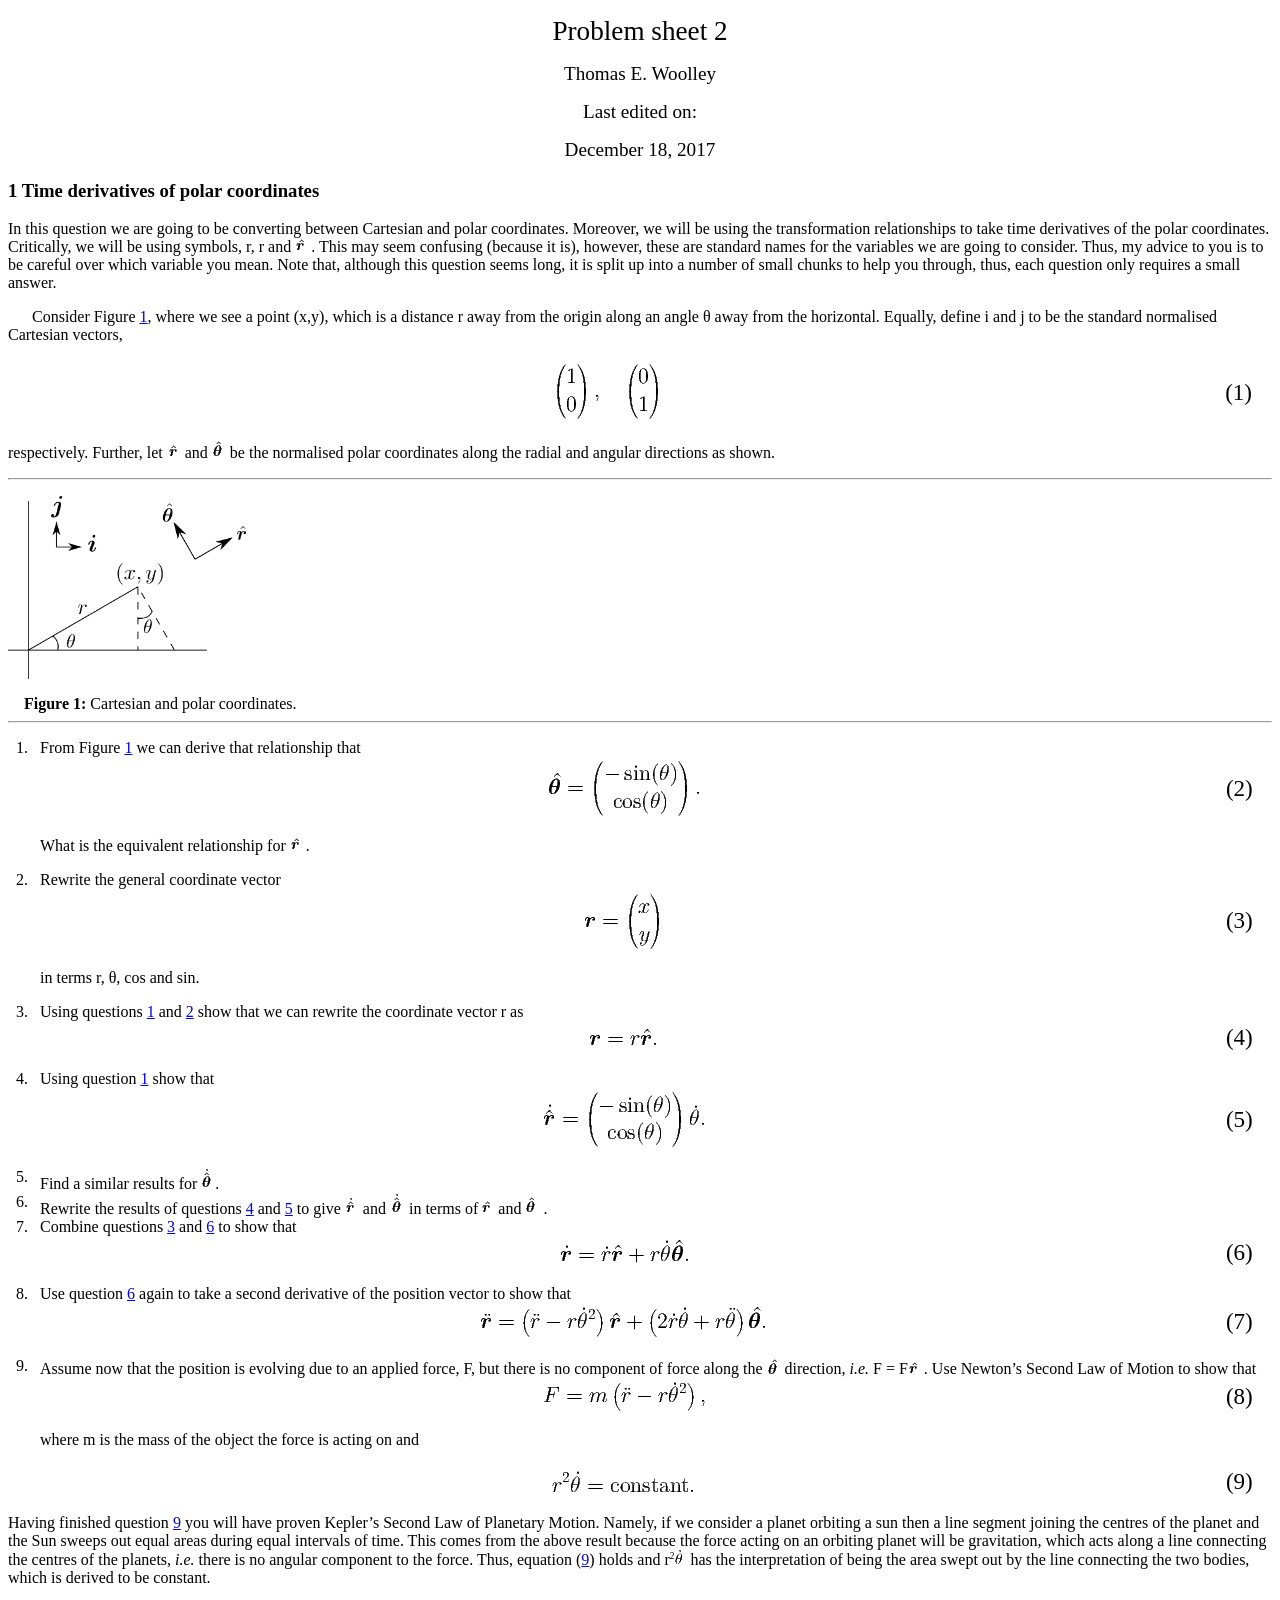
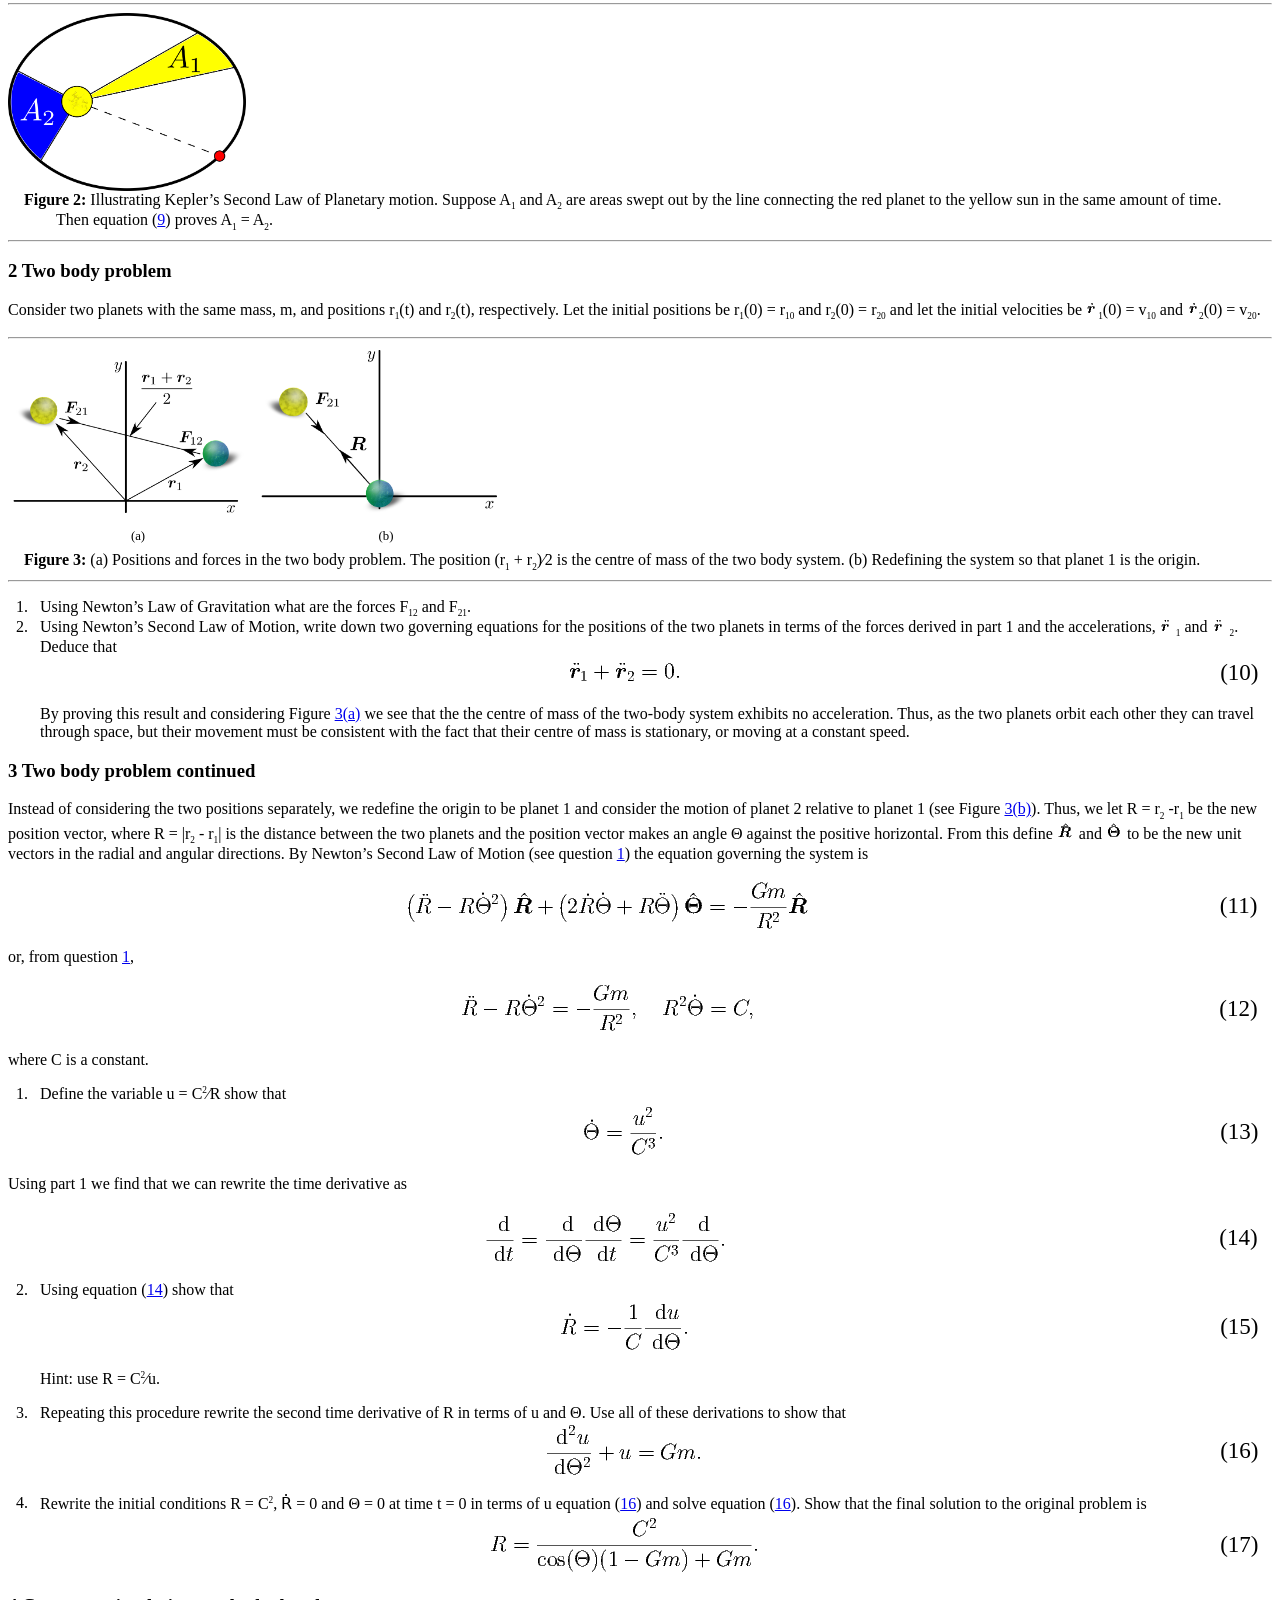
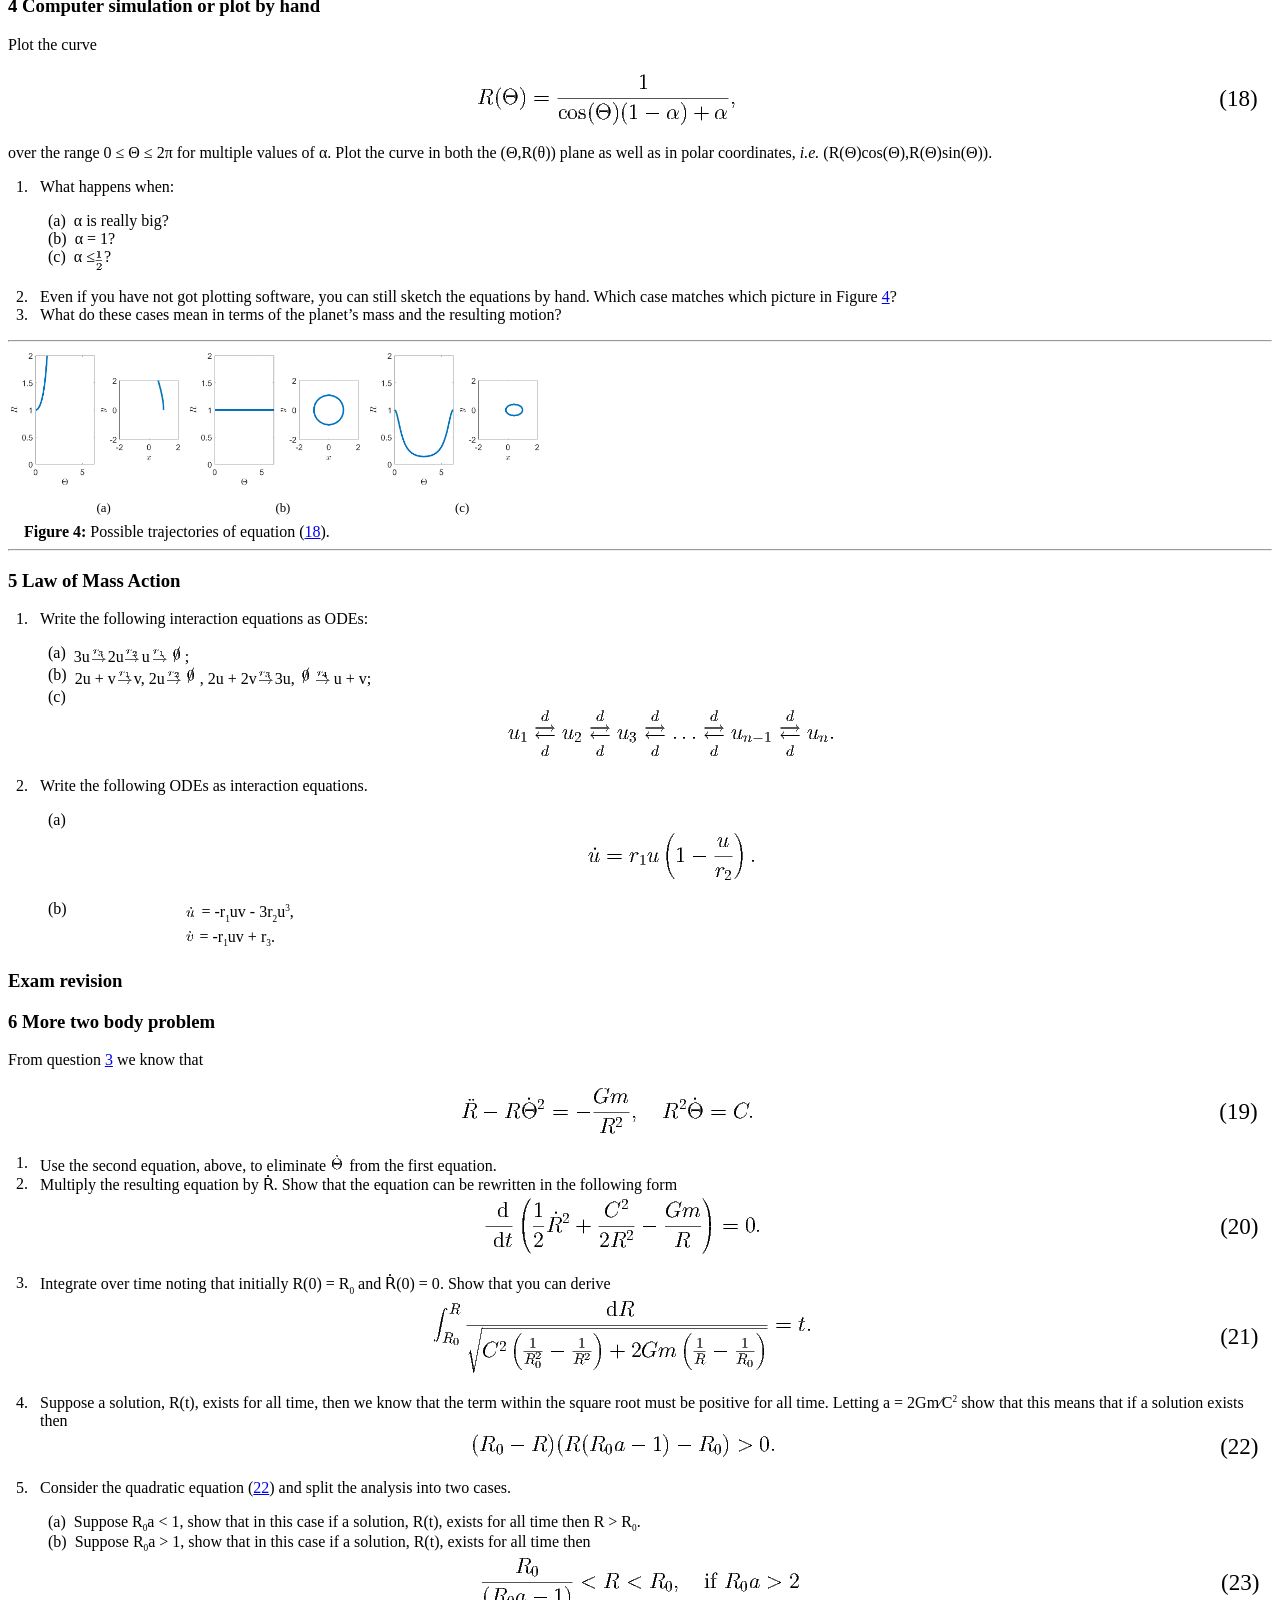
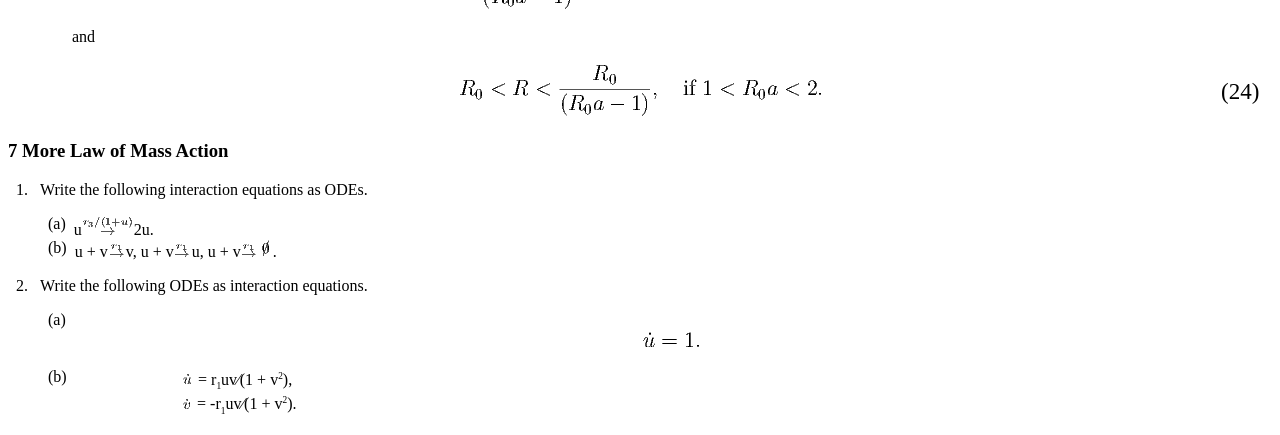
<file: Problem_sheets/Q2/Sheet_2.html>
<?xml version="1.0" encoding="iso-8859-1" ?> 
<!DOCTYPE html PUBLIC "-//W3C//DTD XHTML 1.0 Transitional//EN" 
  "http://www.w3.org/TR/xhtml1/DTD/xhtml1-transitional.dtd">  
<!--http://www.w3.org/TR/xhtml1/DTD/xhtml1-transitional.dtd-->  
<html xmlns="http://www.w3.org/1999/xhtml"  
> 
<head><title></title> 
<meta http-equiv="Content-Type" content="text/html; charset=iso-8859-1" /> 
<meta name="generator" content="TeX4ht (http://www.tug.org/tex4ht/)" /> 
<meta name="originator" content="TeX4ht (http://www.tug.org/tex4ht/)" /> 
<!-- html,xhtml --> 
<meta name="src" content="Sheet_2.tex" /> 
<link rel="stylesheet" type="text/css" href="Sheet_2.css" /> 
</head><body 
>
<!--l. 122--><p class="noindent" >
                                                                                                     
                                                                                                     
</p><!--l. 122--><p class="indent" >
                                                                                                     
                                                                                                     
</p>
<div class="center" 
>
<!--l. 122--><p class="noindent" >
</p><!--l. 122--><p class="noindent" ><span 
class="ec-lmr-17">Problem sheet 2</span>
</p>
<div class="tabular"> <table id="TBL-1" class="tabular" 
cellspacing="0" cellpadding="0"  
><colgroup id="TBL-1-1g"><col 
id="TBL-1-1" /></colgroup><tr  
 style="vertical-align:baseline;" id="TBL-1-1-"><td  style="white-space:nowrap; text-align:center;" id="TBL-1-1-1"  
class="td11"> <span 
class="ec-lmr-12">Thomas E. Woolley  </span></td>
</tr><tr 
class="vspace" style="font-size:9.99756pt"><td 
>&nbsp;</td></tr><tr  
 style="vertical-align:baseline;" id="TBL-1-2-"><td  style="white-space:nowrap; text-align:center;" id="TBL-1-2-1"  
class="td11">   <span 
class="ec-lmr-12">Last edited on:     </span></td></tr></table></div>
<!--l. 122--><p class="noindent" ><span 
class="ec-lmr-12">December 18, 2017</span></p></div>
   <h3 class="sectionHead"><span class="titlemark">1   </span> <a 
 id="x1-10001"></a>Time derivatives of polar coordinates</h3>
<!--l. 124--><p class="noindent" >In this question we are going to be converting between Cartesian and polar coordinates. Moreover, we will be using the
transformation relationships to take time derivatives of the polar coordinates. Critically, we will be using symbols, <span 
class="lmmi-10">r</span>, <span 
class="lmmib-10">r </span>and <img 
src="Sheet_20x.png" alt="   ^r"  class="circ"  /> . This
may seem confusing (because it is), however, these are standard names for the variables we are going to consider.
Thus, my advice to you is to be careful over which variable you mean. Note that, although this question seems
long, it is split up into a number of small chunks to help you through, thus, each question only requires a small
answer.
</p><!--l. 126--><p class="indent" >   Consider Figure <a 
href="#x1-10021">1<!--tex4ht:ref: Polars --></a>, where we see a point <span 
class="rm-lmr-10">(</span><span 
class="lmmi-10">x,y</span><span 
class="rm-lmr-10">)</span>, which is a distance <span 
class="lmmi-10">r </span>away from the origin along an angle <span 
class="lmmi-10">&#x03B8; </span>away from the
horizontal. Equally, define <span 
class="lmmib-10">i </span>and <span 
class="lmmib-10">j </span>to be the standard normalised Cartesian vectors,
</p>
   <table 
class="equation"><tr><td><a 
 id="x1-1001r1"></a>
   <center class="math-display" >
<img 
src="Sheet_21x.png" alt="(  )     (  )
(1 )     (0 )
     ,
 0        1
" class="math-display"  /></center></td><td class="equation-label"><span 
class="ec-lmr-12x-x-120">(1)</span></td></tr></table>
<!--l. 129--><p class="nopar" >
respectively. Further, let <img 
src="Sheet_22x.png" alt="^r"  class="circ"  /> and <img 
src="Sheet_23x.png" alt="^&#x03B8;"  class="circ"  /> be the normalised polar coordinates along the radial and angular directions as shown.
</p><hr class="figure" /><div class="figure" 
>
                                                                                                     
                                                                                                     
<a 
 id="x1-10021"></a>
                                                                                                     
                                                                                                     
<!--l. 133--><p class="noindent" ><img 
src="../../Pictures/Polars.png" alt="pict"  
 width="238.01991pt"  />
<br /> </p><div class="caption" 
><span class="id">Figure&#x00A0;1: </span><span  
class="content"> Cartesian and polar coordinates.</span></div><!--tex4ht:label?: x1-10021 -->
                                                                                                     
                                                                                                     
   </div><hr class="endfigure" />
     <dl class="enumerate"><dt class="enumerate">
  1. </dt><dd 
class="enumerate"><a 
 id="x1-10031"></a> From Figure <a 
href="#x1-10021">1<!--tex4ht:ref: Polars --></a> we can derive that relationship that
     <table 
class="equation"><tr><td><a 
 id="x1-1004r2"></a>
     <center class="math-display" >
     <img 
src="Sheet_24x.png" alt="     (          )

^&#x03B8; =  (-  sin(&#x03B8; )) .
        cos(&#x03B8; )
     " class="math-display"  /></center></td><td class="equation-label"><span 
class="ec-lmr-12x-x-120">(2)</span></td></tr></table>
     <!--l. 140--><p class="nopar" >
     What is the equivalent relationship for <img 
src="Sheet_25x.png" alt="^r"  class="circ"  /> .
     </p></dd><dt class="enumerate">
  2. </dt><dd 
class="enumerate"><a 
 id="x1-10052"></a> Rewrite the general coordinate vector
     <table 
class="equation"><tr><td><a 
 id="x1-1006r3"></a>
     <center class="math-display" >
     <img 
src="Sheet_26x.png" alt="     (  )
       x
r =  (  )
       y
     " class="math-display"  /></center></td><td class="equation-label"><span 
class="ec-lmr-12x-x-120">(3)</span></td></tr></table>
     <!--l. 145--><p class="nopar" >
     in terms <span 
class="lmmi-10">r</span>, <span 
class="lmmi-10">&#x03B8;</span>, <span 
class="rm-lmr-10">cos</span> and <span 
class="rm-lmr-10">sin</span>.
     </p></dd><dt class="enumerate">
  3. </dt><dd 
class="enumerate"><a 
 id="x1-10073"></a> Using questions <a 
href="#x1-10031">1<!--tex4ht:ref: 1 --></a> and <a 
href="#x1-10052">2<!--tex4ht:ref: 2 --></a> show that we can rewrite the coordinate vector <span 
class="lmmib-10">r </span>as
     <table 
class="equation"><tr><td><a 
 id="x1-1008r4"></a>
                                                                                                     
                                                                                                     
     <center class="math-display" >
     <img 
src="Sheet_27x.png" alt="r =  r^r.
     " class="math-display"  /></center></td><td class="equation-label"><span 
class="ec-lmr-12x-x-120">(4)</span></td></tr></table>
     <!--l. 150--><p class="nopar" >
     </p></dd><dt class="enumerate">
  4. </dt><dd 
class="enumerate"><a 
 id="x1-10094"></a> Using question <a 
href="#x1-10031">1<!--tex4ht:ref: 1 --></a> show that
     <table 
class="equation"><tr><td><a 
 id="x1-1010r5"></a>
     <center class="math-display" >
     <img 
src="Sheet_28x.png" alt="     (          )
&#x02D9;    ( - sin (&#x03B8;))  &#x02D9;
^r =     cos (&#x03B8;)   &#x03B8;.
     " class="math-display"  /></center></td><td class="equation-label"><span 
class="ec-lmr-12x-x-120">(5)</span></td></tr></table>
     <!--l. 154--><p class="nopar" >
     </p></dd><dt class="enumerate">
  5. </dt><dd 
class="enumerate"><a 
 id="x1-10115"></a> Find a similar results for <img 
src="Sheet_29x.png" alt="&#x02D9;^&#x03B8;"  class="dot"  />.
     </dd><dt class="enumerate">
  6. </dt><dd 
class="enumerate"><a 
 id="x1-10126"></a> Rewrite the results of questions <a 
href="#x1-10094">4<!--tex4ht:ref: 4 --></a> and <a 
href="#x1-10115">5<!--tex4ht:ref: 5 --></a> to give <img 
src="Sheet_210x.png" alt="&#x02D9;^r"  class="dot"  /> and <img 
src="Sheet_211x.png" alt="&#x02D9;
^&#x03B8;"  class="dot"  /> in terms of <img 
src="Sheet_212x.png" alt="^r"  class="circ"  /> and <img 
src="Sheet_213x.png" alt="^&#x03B8;"  class="circ"  /> .
     </dd><dt class="enumerate">
  7. </dt><dd 
class="enumerate"><a 
 id="x1-10137"></a> Combine questions <a 
href="#x1-10073">3<!--tex4ht:ref: 3 --></a> and <a 
href="#x1-10126">6<!--tex4ht:ref: 6 --></a> to show that
     <table 
class="equation"><tr><td><a 
 id="x1-1014r6"></a>
     <center class="math-display" >
     <img 
src="Sheet_214x.png" alt="r&#x02D9;=  r&#x02D9;r^ + r &#x02D9;&#x03B8;^&#x03B8;.
     " class="math-display"  /></center></td><td class="equation-label"><span 
class="ec-lmr-12x-x-120">(6)</span></td></tr></table>
     <!--l. 160--><p class="nopar" >
     </p></dd><dt class="enumerate">
  8. </dt><dd 
class="enumerate"><a 
 id="x1-10158"></a> Use question <a 
href="#x1-10126">6<!--tex4ht:ref: 6 --></a> again to take a second derivative of the position vector to show that
     <table 
class="equation"><tr><td><a 
 id="x1-1016r7"></a>
     <center class="math-display" >
     <img 
src="Sheet_215x.png" alt="     (        2)     (          )
�r =   r�-  r&#x03B8;&#x02D9;  r^+   2 &#x02D9;r &#x02D9;&#x03B8; + r�&#x03B8;  ^&#x03B8;.
     " class="math-display"  /></center></td><td class="equation-label"><span 
class="ec-lmr-12x-x-120">(7)</span></td></tr></table>
     <!--l. 164--><p class="nopar" >
     </p></dd><dt class="enumerate">
  9. </dt><dd 
class="enumerate"><a 
 id="x1-10179"></a> Assume now that the position is evolving due to an applied force, <span 
class="lmmib-10">F</span>, but there is no component of force along the <img 
src="Sheet_216x.png" alt="  ^&#x03B8;"  class="circ"  />
     direction, <span 
class="ec-lmri-10">i.e. </span><span 
class="lmmib-10">F </span><span 
class="rm-lmr-10">= </span><span 
class="lmmi-10">F</span><img 
src="Sheet_217x.png" alt="r^"  class="circ"  /> . Use Newton&#8217;s Second Law of Motion to show that
     <table 
class="equation"><tr><td><a 
 id="x1-1018r8"></a>
     <center class="math-display" >
     <img 
src="Sheet_218x.png" alt="         (      &#x02D9;2)
F  =  m   �r - r &#x03B8;   ,
     " class="math-display"  /></center></td><td class="equation-label"><span 
class="ec-lmr-12x-x-120">(8)</span></td></tr></table>
     <!--l. 168--><p class="nopar" >
     where <span 
class="lmmi-10">m </span>is the mass of the object the force is acting on and
</p>
     <table 
class="equation"><tr><td><a 
 id="x1-1019r9"></a>
                                                                                                     
                                                                                                     
     <center class="math-display" >
     <img 
src="Sheet_219x.png" alt="r2&#x03B8;&#x02D9; = constant.
     " class="math-display"  /></center></td><td class="equation-label"><span 
class="ec-lmr-12x-x-120">(9)</span></td></tr></table>
     <!--l. 172--><p class="nopar" >
     </p></dd></dl>
<!--l. 174--><p class="noindent" >Having finished question <a 
href="#x1-10179">9<!--tex4ht:ref: 9 --></a> you will have proven Kepler&#8217;s Second Law of Planetary Motion. Namely, if we consider a planet
orbiting a sun then a line segment joining the centres of the planet and the Sun sweeps out equal areas during equal
intervals of time. This comes from the above result because the force acting on an orbiting planet will be gravitation,
which acts along a line connecting the centres of the planets, <span 
class="ec-lmri-10">i.e. </span>there is no angular component to the force. Thus,
equation (<a 
href="#x1-1019r9">9<!--tex4ht:ref: Kepler --></a>) holds and <span 
class="lmmi-10">r</span><sup><span 
class="rm-lmr-7">2</span></sup><img 
src="Sheet_220x.png" alt="&#x02D9;&#x03B8;"  class="dot"  /> has the interpretation of being the area swept out by the line connecting the two bodies,
which is derived to be constant. </p><hr class="figure" /><div class="figure" 
><a 
 id="x1-10202"></a> <img 
src="../../Pictures/Kepler.png" alt="pict"  
 width="238.01991pt"  />
<br /> <div class="caption" 
><span class="id">Figure&#x00A0;2: </span><span  
class="content"> Illustrating Kepler&#8217;s Second Law of Planetary motion. Suppose <span 
class="lmmi-10">A</span><sub><span 
class="rm-lmr-7">1</span></sub> and <span 
class="lmmi-10">A</span><sub><span 
class="rm-lmr-7">2</span></sub> are areas swept out by the line
connecting the red planet to the yellow sun in the same amount of time. Then equation (<a 
href="#x1-1019r9">9<!--tex4ht:ref: Kepler --></a>) proves <span 
class="lmmi-10">A</span><sub><span 
class="rm-lmr-7">1</span></sub> <span 
class="rm-lmr-10">= </span><span 
class="lmmi-10">A</span><sub><span 
class="rm-lmr-7">2</span></sub>.</span></div><!--tex4ht:label?: x1-10202 -->
   </div><hr class="endfigure" />
   <h3 class="sectionHead"><span class="titlemark">2   </span> <a 
 id="x1-20002"></a>Two body problem</h3>
<!--l. 232--><p class="noindent" >Consider two planets with the same mass, <span 
class="lmmi-10">m</span>, and positions <span 
class="lmmib-10">r</span><sub><span 
class="rm-lmr-7">1</span></sub><span 
class="rm-lmr-10">(</span><span 
class="lmmi-10">t</span><span 
class="rm-lmr-10">) </span>and <span 
class="lmmib-10">r</span><sub><span 
class="rm-lmr-7">2</span></sub><span 
class="rm-lmr-10">(</span><span 
class="lmmi-10">t</span><span 
class="rm-lmr-10">)</span>, respectively. Let the initial positions be <span 
class="lmmib-10">r</span><sub><span 
class="rm-lmr-7">1</span></sub><span 
class="rm-lmr-10">(0) = </span><span 
class="lmmib-10">r</span><sub><span 
class="rm-lmr-7">10</span></sub>
and <span 
class="lmmib-10">r</span><sub><span 
class="rm-lmr-7">2</span></sub><span 
class="rm-lmr-10">(0) = </span><span 
class="lmmib-10">r</span><sub><span 
class="rm-lmr-7">20</span></sub> and let the initial velocities be <img 
src="Sheet_221x.png" alt="r&#x02D9;"  class="dot"  /><sub><span 
class="rm-lmr-7">1</span></sub><span 
class="rm-lmr-10">(0) = </span><span 
class="lmmib-10">v</span><sub><span 
class="rm-lmr-7">10</span></sub> and <img 
src="Sheet_222x.png" alt="r&#x02D9;"  class="dot"  /><sub><span 
class="rm-lmr-7">2</span></sub><span 
class="rm-lmr-10">(0) = </span><span 
class="lmmib-10">v</span><sub><span 
class="rm-lmr-7">20</span></sub>. </p><hr class="figure" /><div class="figure" 
>
                                                                                                     
                                                                                                     
<a 
 id="x1-20033"></a>
                                                                                                     
                                                                                                     
<a 
 id="x1-2001r1"></a>
<div class="subfigure"><table><tr><td style="text-align:left"><img 
src="../../Pictures/Two_body_problem.png" alt="pict"  
 width="238.01991pt"  />
<div class="subfigcaption"><span 
class="ec-lmr-8">(a) </span></div></td></tr></table></div> <a 
 id="x1-2002r2"></a><div class="subfigure"><table><tr><td style="text-align:left"><img 
src="../../Pictures/Two_body_problem_new_origin.png" alt="pict"  
 width="238.01991pt"  />
<div class="subfigcaption"><span 
class="ec-lmr-8">(b) </span></div></td></tr></table></div>
<br /> <div class="caption" 
><span class="id">Figure&#x00A0;3: </span><span  
class="content"> (a) Positions and forces in the two body problem. The position <span 
class="rm-lmr-10">(</span><span 
class="lmmib-10">r</span><sub><span 
class="rm-lmr-7">1</span></sub> <span 
class="rm-lmr-10">+ </span><span 
class="lmmib-10">r</span><sub><span 
class="rm-lmr-7">2</span></sub><span 
class="rm-lmr-10">)</span><span 
class="lmmi-10">&#x2215;</span><span 
class="rm-lmr-10">2 </span>is the centre of mass of the two
body system. (b) Redefining the system so that planet 1 is the origin.</span></div><!--tex4ht:label?: x1-20033 -->
                                                                                                     
                                                                                                     
   </div><hr class="endfigure" />
     <dl class="enumerate"><dt class="enumerate">
  1. </dt><dd 
class="enumerate">Using Newton&#8217;s Law of Gravitation what are the forces <span 
class="lmmib-10">F</span><sub><span 
class="rm-lmr-7">12</span></sub> and <span 
class="lmmib-10">F</span><sub><span 
class="rm-lmr-7">21</span></sub>.
     </dd><dt class="enumerate">
  2. </dt><dd 
class="enumerate"><a 
 id="x1-20052"></a>Using Newton&#8217;s Second Law of Motion, write down two governing equations for the positions of the two planets in terms of
     the forces derived in part 1 and the accelerations, <img 
src="Sheet_223x.png" alt="�r"  class="uml"  /> <sub><span 
class="rm-lmr-7">1</span></sub> and <img 
src="Sheet_224x.png" alt="�r"  class="uml"  /> <sub><span 
class="rm-lmr-7">2</span></sub>. Deduce that
     <table 
class="equation"><tr><td><a 
 id="x1-2006r10"></a>
     <center class="math-display" >
     <img 
src="Sheet_225x.png" alt="�r1 +  �r2 =  0.
     " class="math-display"  /></center></td><td class="equation-label"><span 
class="ec-lmr-12x-x-120">(10)</span></td></tr></table>
     <!--l. 244--><p class="nopar" >
     By proving this result and considering Figure <a 
href="#x1-2001r1">3(a)<!--tex4ht:ref: TBP_1 --></a> we see that the the centre of mass of the two-body system
     exhibits no acceleration. Thus, as the two planets orbit each other they can travel through space, but their
     movement must be consistent with the fact that their centre of mass is stationary, or moving at a constant speed.
     </p></dd></dl>
   <h3 class="sectionHead"><span class="titlemark">3   </span> <a 
 id="x1-30003"></a>Two body problem continued</h3>
<!--l. 281--><p class="noindent" >Instead of considering the two positions separately, we redefine the origin to be planet 1 and consider the motion of planet 2
relative to planet 1 (see Figure <a 
href="#x1-2002r2">3(b)<!--tex4ht:ref: TBP_2 --></a>). Thus, we let <span 
class="lmmib-10">R </span><span 
class="rm-lmr-10">= </span><span 
class="lmmib-10">r</span><sub><span 
class="rm-lmr-7">2</span></sub> <span 
class="lmsy-10">-</span><span 
class="lmmib-10">r</span><sub><span 
class="rm-lmr-7">1</span></sub> be the new position vector, where <span 
class="lmmi-10">R </span><span 
class="rm-lmr-10">= </span><span 
class="lmsy-10">|</span><span 
class="lmmi-10">r</span><sub><span 
class="rm-lmr-7">2</span></sub> <span 
class="lmsy-10">- </span><span 
class="lmmi-10">r</span><sub><span 
class="rm-lmr-7">1</span></sub><span 
class="lmsy-10">| </span>is the distance
between the two planets and the position vector makes an angle <span 
class="rm-lmr-10">&#x0398; </span>against the positive horizontal. From this define <img 
src="Sheet_226x.png" alt="R^"  class="circ"  /> and <img 
src="Sheet_227x.png" alt="  &#x0398;^"  class="circ"  /> to be
the new unit vectors in the radial and angular directions. By Newton&#8217;s Second Law of Motion (see question <a 
href="#x1-10001">1<!--tex4ht:ref: Polar_derivatives --></a>) the equation
governing the system is
</p>
   <table 
class="equation"><tr><td><a 
 id="x1-3001r11"></a>
   <center class="math-display" >
<img 
src="Sheet_228x.png" alt="( �       &#x02D9;2) ^    (   &#x02D9; &#x02D9;      �)  ^      Gm--- ^
 R  -  R &#x0398;    R  +  2 R &#x0398;  + R &#x0398;   &#x0398;  =  -  R2  R
                                                                                                     
                                                                                                     
" class="math-display"  /></center></td><td class="equation-label"><span 
class="ec-lmr-12x-x-120">(11)</span></td></tr></table>
<!--l. 284--><p class="nopar" >
or, from question <a 
href="#x1-10001">1<!--tex4ht:ref: Polar_derivatives --></a>,
</p>
   <table 
class="equation"><tr><td><a 
 id="x1-3002r12"></a>
   <center class="math-display" >
<img 
src="Sheet_229x.png" alt="                 Gm
R� - R  &#x02D9;&#x0398;2 =  -  ----,   R2 &#x0398;&#x02D9; =  C,
                 R2
" class="math-display"  /></center></td><td class="equation-label"><span 
class="ec-lmr-12x-x-120">(12)</span></td></tr></table>
<!--l. 288--><p class="nopar" >
where <span 
class="lmmi-10">C </span>is a constant.
     </p><dl class="enumerate"><dt class="enumerate">
  1. </dt><dd 
class="enumerate">Define the variable <span 
class="lmmi-10">u </span><span 
class="rm-lmr-10">= </span><span 
class="lmmi-10">C</span><sup><span 
class="rm-lmr-7">2</span></sup><span 
class="lmmi-10">&#x2215;R </span>show that
     <table 
class="equation"><tr><td><a 
 id="x1-3004r13"></a>
     <center class="math-display" >
     <img 
src="Sheet_230x.png" alt="        2
&#x0398;&#x02D9; =  u--.
      C3
     " class="math-display"  /></center></td><td class="equation-label"><span 
class="ec-lmr-12x-x-120">(13)</span></td></tr></table>
     <!--l. 294--><p class="nopar" >
     </p></dd></dl>
<!--l. 297--><p class="noindent" >Using part 1 we find that we can rewrite the time derivative as
</p>
   <table 
class="equation"><tr><td><a 
 id="x1-3005r14"></a>
                                                                                                     
                                                                                                     
   <center class="math-display" >
<img 
src="Sheet_231x.png" alt="  d       d   d&#x0398;      u2   d
---- =  ----------=  ---------.
 dt      d&#x0398;   dt     C3   d&#x0398;
" class="math-display"  /></center></td><td class="equation-label"><span 
class="ec-lmr-12x-x-120">(14)</span></td></tr></table>
<!--l. 300--><p class="nopar" >
     </p><dl class="enumerate"><dt class="enumerate">
  2. </dt><dd 
class="enumerate">Using equation (<a 
href="#x1-3005r14">14<!--tex4ht:ref: Derivative_change --></a>) show that
     <table 
class="equation"><tr><td><a 
 id="x1-3007r15"></a>
     <center class="math-display" >
     <img 
src="Sheet_232x.png" alt="         1  du
R&#x02D9; =  - -------.
        C   d&#x0398;
     " class="math-display"  /></center></td><td class="equation-label"><span 
class="ec-lmr-12x-x-120">(15)</span></td></tr></table>
     <!--l. 306--><p class="nopar" >
     Hint: use <span 
class="lmmi-10">R </span><span 
class="rm-lmr-10">= </span><span 
class="lmmi-10">C</span><sup><span 
class="rm-lmr-7">2</span></sup><span 
class="lmmi-10">&#x2215;u</span>.
     </p></dd><dt class="enumerate">
  3. </dt><dd 
class="enumerate">Repeating this procedure rewrite the second time derivative of <span 
class="lmmi-10">R </span>in terms of <span 
class="lmmi-10">u </span>and <span 
class="rm-lmr-10">&#x0398;</span>. Use all of these derivations to show
     that
     <table 
class="equation"><tr><td><a 
 id="x1-3009r16"></a>
     <center class="math-display" >
     <img 
src="Sheet_233x.png" alt="  2
-d-u--+  u =  Gm.
d &#x0398;2
                                                                                                     
                                                                                                     
     " class="math-display"  /></center></td><td class="equation-label"><span 
class="ec-lmr-12x-x-120">(16)</span></td></tr></table>
     <!--l. 311--><p class="nopar" >
     </p></dd><dt class="enumerate">
  4. </dt><dd 
class="enumerate">Rewrite the initial conditions <span 
class="lmmi-10">R </span><span 
class="rm-lmr-10">= </span><span 
class="lmmi-10">C</span><sup><span 
class="rm-lmr-7">2</span></sup>, <span 
class="lmmi-10">&#x1E58;</span> <span 
class="rm-lmr-10">= 0 </span>and <span 
class="rm-lmr-10">&#x0398; = 0 </span>at time <span 
class="lmmi-10">t </span><span 
class="rm-lmr-10">= 0 </span>in terms of <span 
class="lmmi-10">u </span>equation (<a 
href="#x1-3009r16">16<!--tex4ht:ref: SHM_planet --></a>) and solve equation (<a 
href="#x1-3009r16">16<!--tex4ht:ref: SHM_planet --></a>).
     Show that the final solution to the original problem is
     <table 
class="equation"><tr><td><a 
 id="x1-3011r17"></a>
     <center class="math-display" >
     <img 
src="Sheet_234x.png" alt="                  C2
R  =  ---------------------------.
      cos (&#x0398; )(1 -  Gm  ) +  Gm
     " class="math-display"  /></center></td><td class="equation-label"><span 
class="ec-lmr-12x-x-120">(17)</span></td></tr></table>
     <!--l. 315--><p class="nopar" >
     </p></dd></dl>
<!--l. 356--><p class="noindent" >
</p>
   <h3 class="sectionHead"><span class="titlemark">4   </span> <a 
 id="x1-40004"></a>Computer simulation or plot by hand</h3>
<!--l. 357--><p class="noindent" >Plot the curve
</p>
   <table 
class="equation"><tr><td><a 
 id="x1-4001r18"></a>
   <center class="math-display" >
<img 
src="Sheet_235x.png" alt="R (&#x0398; ) =  ----------1-----------,
          cos (&#x0398; )(1 -  &#x03B1; ) + &#x03B1;
" class="math-display"  /></center></td><td class="equation-label"><span 
class="ec-lmr-12x-x-120">(18)</span></td></tr></table>
<!--l. 360--><p class="nopar" >
over the range <span 
class="rm-lmr-10">0 </span><span 
class="lmsy-10">&#x2264; </span><span 
class="rm-lmr-10">&#x0398; </span><span 
class="lmsy-10">&#x2264; </span><span 
class="rm-lmr-10">2</span><span 
class="lmmi-10">&#x03C0; </span>for multiple values of <span 
class="lmmi-10">&#x03B1;</span>. Plot the curve in both the <span 
class="rm-lmr-10">(&#x0398;</span><span 
class="lmmi-10">,R</span><span 
class="rm-lmr-10">(</span><span 
class="lmmi-10">&#x03B8;</span><span 
class="rm-lmr-10">)) </span>plane as well as in polar coordinates, <span 
class="ec-lmri-10">i.e.</span>
<span 
class="rm-lmr-10">(</span><span 
class="lmmi-10">R</span><span 
class="rm-lmr-10">(&#x0398;)</span><span 
class="rm-lmr-10">cos</span><span 
class="rm-lmr-10">(&#x0398;)</span><span 
class="lmmi-10">,R</span><span 
class="rm-lmr-10">(&#x0398;)</span><span 
class="rm-lmr-10">sin</span><span 
class="rm-lmr-10">(&#x0398;))</span>.
</p><!--l. 365--><p class="indent" >
                                                                                                     
                                                                                                     
     </p><dl class="enumerate"><dt class="enumerate">
  1. </dt><dd 
class="enumerate">What happens when:
         <dl class="enumerate"><dt class="enumerate">
      (a) </dt><dd 
class="enumerate"><span 
class="lmmi-10">&#x03B1; </span>is really big?
         </dd><dt class="enumerate">
     (b) </dt><dd 
class="enumerate"><span 
class="lmmi-10">&#x03B1; </span><span 
class="rm-lmr-10">= 1</span>?
         </dd><dt class="enumerate">
      (c) </dt><dd 
class="enumerate"><span 
class="lmmi-10">&#x03B1; </span><span 
class="lmsy-10">&#x2264;</span><img 
src="Sheet_236x.png" alt="1
2"  class="frac" align="middle" />?</dd></dl>
     </dd><dt class="enumerate">
  2. </dt><dd 
class="enumerate">Even if you have not got plotting software, you can still sketch the equations by hand. Which case matches which picture in
     Figure <a 
href="#x1-40114">4<!--tex4ht:ref: Orbits --></a>?
     </dd><dt class="enumerate">
  3. </dt><dd 
class="enumerate">What do these cases mean in terms of the planet&#8217;s mass and the resulting motion?
     </dd></dl>
<hr class="figure" /><div class="figure" 
><a 
 id="x1-40114"></a> <a 
 id="x1-4008r1"></a><div class="subfigure"><table><tr><td style="text-align:left"><img 
src="../../Pictures/Orbit_a_025.png" alt="pict"  
 width="169.26363pt"  />
<div class="subfigcaption"><span 
class="ec-lmr-8">(a) </span></div></td></tr></table></div> <a 
 id="x1-4009r2"></a><div class="subfigure"><table><tr><td style="text-align:left"><img 
src="../../Pictures/Orbit_a_1.png" alt="pict"  
 width="169.26363pt"  />
<div class="subfigcaption"><span 
class="ec-lmr-8">(b) </span></div></td></tr></table></div> <a 
 id="x1-4010r3"></a><div class="subfigure"><table><tr><td style="text-align:left"><img 
src="../../Pictures/Orbit_a_4.png" alt="pict"  
 width="169.26363pt"  />
<div class="subfigcaption"><span 
class="ec-lmr-8">(c) </span></div> </td></tr></table></div>
<br /> <div class="caption" 
><span class="id">Figure&#x00A0;4: </span><span  
class="content"> Possible trajectories of equation (<a 
href="#x1-4001r18">18<!--tex4ht:ref: Radius --></a>).</span></div><!--tex4ht:label?: x1-40114 -->
   </div><hr class="endfigure" />
<!--l. 396--><p class="noindent" >
</p>
   <h3 class="sectionHead"><span class="titlemark">5   </span> <a 
 id="x1-50005"></a>Law of Mass Action</h3>
<!--l. 398--><p class="noindent" >
     </p><dl class="enumerate"><dt class="enumerate">
  1. </dt><dd 
class="enumerate">Write the following interaction equations as ODEs:
         <dl class="enumerate"><dt class="enumerate">
      (a) </dt><dd 
class="enumerate"><span 
class="rm-lmr-10">3</span><span 
class="lmmi-10">u</span><img 
src="Sheet_237x.png" alt="r&#x2192;3" class="stackrel" /><span 
class="rm-lmr-10">2</span><span 
class="lmmi-10">u</span><img 
src="Sheet_238x.png" alt="r&#x2192;2" class="stackrel" /><span 
class="lmmi-10">u</span><img 
src="Sheet_239x.png" alt="r&#x2192;1" class="stackrel" /><img 
src="Sheet_240x.png" alt="&#x2215;0"  class="mathpalette"  />;
         </dd><dt class="enumerate">
     (b) </dt><dd 
class="enumerate"><span 
class="rm-lmr-10">2</span><span 
class="lmmi-10">u </span><span 
class="rm-lmr-10">+ </span><span 
class="lmmi-10">v</span><img 
src="Sheet_241x.png" alt="r1
&#x2192;" class="stackrel" /><span 
class="lmmi-10">v</span>, <span 
class="rm-lmr-10">2</span><span 
class="lmmi-10">u</span><img 
src="Sheet_242x.png" alt="r2
&#x2192;" class="stackrel" /><img 
src="Sheet_243x.png" alt="&#x2215;0"  class="mathpalette"  />, <span 
class="rm-lmr-10">2</span><span 
class="lmmi-10">u </span><span 
class="rm-lmr-10">+ 2</span><span 
class="lmmi-10">v</span><img 
src="Sheet_244x.png" alt="r3
&#x2192;" class="stackrel" /><span 
class="rm-lmr-10">3</span><span 
class="lmmi-10">u</span>, <img 
src="Sheet_245x.png" alt="&#x2215;0"  class="mathpalette"  /><img 
src="Sheet_246x.png" alt="r4
&#x2192;" class="stackrel" /><span 
class="lmmi-10">u </span><span 
class="rm-lmr-10">+ </span><span 
class="lmmi-10">v</span>;
         </dd><dt class="enumerate">
      (c) </dt><dd 
class="enumerate">
         <table 
class="equation"><tr><td><a 
 id="x1-5005r19"></a>
         <center class="math-display" >
         <img 
src="Sheet_247x.png" alt="    d      d      d      d         d
u1 &#x21C4;   u2 &#x21C4;   u3 &#x21C4;  ... &#x21C4;   un- 1 &#x21C4;  un.
    d      d      d      d         d
         " class="math-display"  /></center></td></tr></table>
         <!--l. 405--><p class="nopar" >
         </p></dd></dl>
                                                                                                     
                                                                                                     
     </dd><dt class="enumerate">
  2. </dt><dd 
class="enumerate">Write the following ODEs as interaction equations.
         <dl class="enumerate"><dt class="enumerate">
      (a) </dt><dd 
class="enumerate">
         <table 
class="equation"><tr><td><a 
 id="x1-5008r19"></a>
         <center class="math-display" >
         <img 
src="Sheet_248x.png" alt="         (        )
                u--
&#x02D9;u =  r1u   1 -  r   .
                 2
         " class="math-display"  /></center></td></tr></table>
         <!--l. 413--><p class="nopar" >
         </p></dd><dt class="enumerate">
     (b) </dt><dd 
class="enumerate">
         <table 
class="align">
                                                           <tr><td 
class="align-odd"></td>                                                           <td 
class="align-even"><img 
src="Sheet_249x.png" alt="&#x02D9;u"  class="dot"  /> <span 
class="rm-lmr-10">= </span><span 
class="lmsy-10">-</span><span 
class="lmmi-10">r</span><sub><span 
class="rm-lmr-7">1</span></sub><span 
class="lmmi-10">uv </span><span 
class="lmsy-10">- </span><span 
class="rm-lmr-10">3</span><span 
class="lmmi-10">r</span><sub><span 
class="rm-lmr-7">2</span></sub><span 
class="lmmi-10">u</span><sup><span 
class="rm-lmr-7">3</span></sup><span 
class="lmmi-10">,</span></td>                                                  <td 
class="align-label"></td>                                                  <td 
class="align-label">
                                                  </td></tr><tr><td 
class="align-odd"></td>                                                  <td 
class="align-even"><img 
src="Sheet_250x.png" alt="&#x02D9;v"  class="dot"  /> <span 
class="rm-lmr-10">= </span><span 
class="lmsy-10">-</span><span 
class="lmmi-10">r</span><sub><span 
class="rm-lmr-7">1</span></sub><span 
class="lmmi-10">uv </span><span 
class="rm-lmr-10">+ </span><span 
class="lmmi-10">r</span><sub><span 
class="rm-lmr-7">3</span></sub><span 
class="lmmi-10">.</span></td>                                                      <td 
class="align-label"></td>                                                  <td 
class="align-label"></td></tr></table>
         </dd></dl>
     </dd></dl>
<!--l. 449--><p class="noindent" >
</p>
   <h3 class="likesectionHead"><a 
 id="x1-60005"></a>Exam revision</h3>
                                                                                                     
                                                                                                     
<!--l. 450--><p class="noindent" >
</p>
   <h3 class="sectionHead"><span class="titlemark">6   </span> <a 
 id="x1-70006"></a>More two body problem</h3>
<!--l. 451--><p class="noindent" >From question <a 
href="#x1-30003">3<!--tex4ht:ref: Two body problem continued --></a> we know that
</p>
   <table 
class="equation"><tr><td><a 
 id="x1-7001r19"></a>
   <center class="math-display" >
<img 
src="Sheet_251x.png" alt=" �      &#x02D9; 2      Gm---     2 &#x02D9;
R  - R  &#x0398;  =  -  R2  ,   R  &#x0398;  =  C.
" class="math-display"  /></center></td><td class="equation-label"><span 
class="ec-lmr-12x-x-120">(19)</span></td></tr></table>
<!--l. 454--><p class="nopar" >
     </p><dl class="enumerate"><dt class="enumerate">
  1. </dt><dd 
class="enumerate">Use the second equation, above, to eliminate <img 
src="Sheet_252x.png" alt="&#x02D9;&#x0398;"  class="dot"  /> from the first equation.
     </dd><dt class="enumerate">
  2. </dt><dd 
class="enumerate">Multiply the resulting equation by <span 
class="lmmi-10">&#x1E58;</span>. Show that the equation can be rewritten in the following form
     <table 
class="equation"><tr><td><a 
 id="x1-7004r20"></a>
     <center class="math-display" >
     <img 
src="Sheet_253x.png" alt="    (            2         )
-d--( 1-&#x02D9;R2 +  -C----  Gm---)  = 0.
 dt   2       2R2       R
     " class="math-display"  /></center></td><td class="equation-label"><span 
class="ec-lmr-12x-x-120">(20)</span></td></tr></table>
     <!--l. 460--><p class="nopar" >
     </p></dd><dt class="enumerate">
  3. </dt><dd 
class="enumerate">Integrate over time noting that initially <span 
class="lmmi-10">R</span><span 
class="rm-lmr-10">(0) = </span><span 
class="lmmi-10">R</span><sub><span 
class="rm-lmr-7">0</span></sub> and <span 
class="lmmi-10">&#x1E58;</span><span 
class="rm-lmr-10">(0) = 0</span>. Show that you can derive
     <table 
class="equation"><tr><td><a 
 id="x1-7006r21"></a>
                                                                                                     
                                                                                                     
     <center class="math-display" >
     <img 
src="Sheet_254x.png" alt="&#x222B;
  R  &#x2218;----------------dR-------------------=  t.
  R0      ( 1      1)          ( 1     1 )
       C2   R20--  R2- +  2Gm     R--  R0-
     " class="math-display"  /></center></td><td class="equation-label"><span 
class="ec-lmr-12x-x-120">(21)</span></td></tr></table>
     <!--l. 464--><p class="nopar" >
     </p></dd><dt class="enumerate">
  4. </dt><dd 
class="enumerate">Suppose a solution, <span 
class="lmmi-10">R</span><span 
class="rm-lmr-10">(</span><span 
class="lmmi-10">t</span><span 
class="rm-lmr-10">)</span>, exists for all time, then we know that the term within the square root must be positive for all time.
     Letting <span 
class="lmmi-10">a </span><span 
class="rm-lmr-10">= 2</span><span 
class="lmmi-10">Gm&#x2215;C</span><sup><span 
class="rm-lmr-7">2</span></sup> show that this means that if a solution exists then
     <table 
class="equation"><tr><td><a 
 id="x1-7008r22"></a>
     <center class="math-display" >
     <img 
src="Sheet_255x.png" alt="(R0  -  R )(R (R0a  -  1) - R0 ) &#x003E;  0.
     " class="math-display"  /></center></td><td class="equation-label"><span 
class="ec-lmr-12x-x-120">(22)</span></td></tr></table>
     <!--l. 468--><p class="nopar" >
     </p></dd><dt class="enumerate">
  5. </dt><dd 
class="enumerate">Consider the quadratic equation (<a 
href="#x1-7008r22">22<!--tex4ht:ref: Quad --></a>) and split the analysis into two cases.
         <dl class="enumerate"><dt class="enumerate">
      (a) </dt><dd 
class="enumerate">Suppose <span 
class="lmmi-10">R</span><sub><span 
class="rm-lmr-7">0</span></sub><span 
class="lmmi-10">a &#x003C; </span><span 
class="rm-lmr-10">1</span>, show that in this case if a solution, <span 
class="lmmi-10">R</span><span 
class="rm-lmr-10">(</span><span 
class="lmmi-10">t</span><span 
class="rm-lmr-10">)</span>, exists for all time then <span 
class="lmmi-10">R &#x003E; R</span><sub><span 
class="rm-lmr-7">0</span></sub>.
         </dd><dt class="enumerate">
     (b) </dt><dd 
class="enumerate">Suppose <span 
class="lmmi-10">R</span><sub><span 
class="rm-lmr-7">0</span></sub><span 
class="lmmi-10">a &#x003E; </span><span 
class="rm-lmr-10">1</span>, show that in this case if a solution, <span 
class="lmmi-10">R</span><span 
class="rm-lmr-10">(</span><span 
class="lmmi-10">t</span><span 
class="rm-lmr-10">)</span>, exists for all time then
         <table 
class="equation"><tr><td><a 
 id="x1-7012r23"></a>
         <center class="math-display" >
                                                                                                     
                                                                                                     
         <img 
src="Sheet_256x.png" alt="----R0------
(R  a - 1 ) &#x003C;  R  &#x003C; R0,    if R0a  &#x003E;  2
   0
         " class="math-display"  /></center></td><td class="equation-label"><span 
class="ec-lmr-12x-x-120">(23)</span></td></tr></table>
         <!--l. 475--><p class="nopar" >
         and
</p>
         <table 
class="equation"><tr><td><a 
 id="x1-7013r24"></a>
         <center class="math-display" >
         <img 
src="Sheet_257x.png" alt="                R
R0 &#x003C;  R  &#x003C;  ------0-----,   if 1 &#x003C;  R0a  &#x003C;  2.
            (R0a  -  1)
         " class="math-display"  /></center></td><td class="equation-label"><span 
class="ec-lmr-12x-x-120">(24)</span></td></tr></table>
         <!--l. 479--><p class="nopar" >
         </p></dd></dl>
     </dd></dl>
<!--l. 515--><p class="noindent" >
</p>
   <h3 class="sectionHead"><span class="titlemark">7   </span> <a 
 id="x1-80007"></a>More Law of Mass Action</h3>
<!--l. 517--><p class="noindent" >
     </p><dl class="enumerate"><dt class="enumerate">
  1. </dt><dd 
class="enumerate">Write the following interaction equations as ODEs.
         <dl class="enumerate"><dt class="enumerate">
      (a) </dt><dd 
class="enumerate"><span 
class="lmmi-10">u</span><img 
src="Sheet_258x.png" alt="r3&#x2215;(&#x2192;1+u)" class="stackrel" /><span 
class="rm-lmr-10">2</span><span 
class="lmmi-10">u</span>.
         </dd><dt class="enumerate">
     (b) </dt><dd 
class="enumerate"><span 
class="lmmi-10">u </span><span 
class="rm-lmr-10">+ </span><span 
class="lmmi-10">v</span><img 
src="Sheet_259x.png" alt="r1
&#x2192;" class="stackrel" /><span 
class="lmmi-10">v</span>, <span 
class="lmmi-10">u </span><span 
class="rm-lmr-10">+ </span><span 
class="lmmi-10">v</span><img 
src="Sheet_260x.png" alt="r1
&#x2192;" class="stackrel" /><span 
class="lmmi-10">u</span>, <span 
class="lmmi-10">u </span><span 
class="rm-lmr-10">+ </span><span 
class="lmmi-10">v</span><img 
src="Sheet_261x.png" alt="r1
&#x2192;" class="stackrel" /><img 
src="Sheet_262x.png" alt="&#x2215;
0"  class="mathpalette"  />.</dd></dl>
     </dd><dt class="enumerate">
  2. </dt><dd 
class="enumerate">Write the following ODEs as interaction equations.
         <dl class="enumerate"><dt class="enumerate">
      (a) </dt><dd 
class="enumerate">
         <table 
class="equation"><tr><td><a 
 id="x1-8006r25"></a>
                                                                                                     
                                                                                                     
         <center class="math-display" >
         <img 
src="Sheet_263x.png" alt="&#x02D9;u =  1.
         " class="math-display"  /></center></td></tr></table>
         <!--l. 528--><p class="nopar" >
         </p></dd><dt class="enumerate">
     (b) </dt><dd 
class="enumerate">
         <table 
class="align">
                                                           <tr><td 
class="align-odd"></td>                                                           <td 
class="align-even"><img 
src="Sheet_264x.png" alt="&#x02D9;u"  class="dot"  /> <span 
class="rm-lmr-10">= </span><span 
class="lmmi-10">r</span><sub><span 
class="rm-lmr-7">1</span></sub><span 
class="lmmi-10">uv&#x2215;</span><span 
class="rm-lmr-10">(1 + </span><span 
class="lmmi-10">v</span><sup><span 
class="rm-lmr-7">2</span></sup><span 
class="rm-lmr-10">)</span><span 
class="lmmi-10">,</span></td>                                                    <td 
class="align-label"></td>                                                  <td 
class="align-label">
                                                  </td></tr><tr><td 
class="align-odd"></td>                                                  <td 
class="align-even"><img 
src="Sheet_265x.png" alt="&#x02D9;v"  class="dot"  /> <span 
class="rm-lmr-10">= </span><span 
class="lmsy-10">-</span><span 
class="lmmi-10">r</span><sub><span 
class="rm-lmr-7">1</span></sub><span 
class="lmmi-10">uv&#x2215;</span><span 
class="rm-lmr-10">(1 + </span><span 
class="lmmi-10">v</span><sup><span 
class="rm-lmr-7">2</span></sup><span 
class="rm-lmr-10">)</span><span 
class="lmmi-10">.</span></td>                                                  <td 
class="align-label"></td>                                                  <td 
class="align-label"></td></tr></table>
         </dd></dl>
     </dd></dl>
   <div id="disqus_thread"></div><script>var disqus_config = function () {this.page.url = thomaswoolley.co.uk;};(function() {var d = document, s = d.createElement('script');s.src = 'https://lecturing.disqus.com/embed.js';s.setAttribute('data-timestamp', +new Date());(d.head || d.body).appendChild(s);})();</script><noscript>Please enable JavaScript to view the <a href="https://disqus.com/?ref_noscript" rel="nofollow"> comments powered by Disqus. </a></noscript> 
</body></html>
</file>
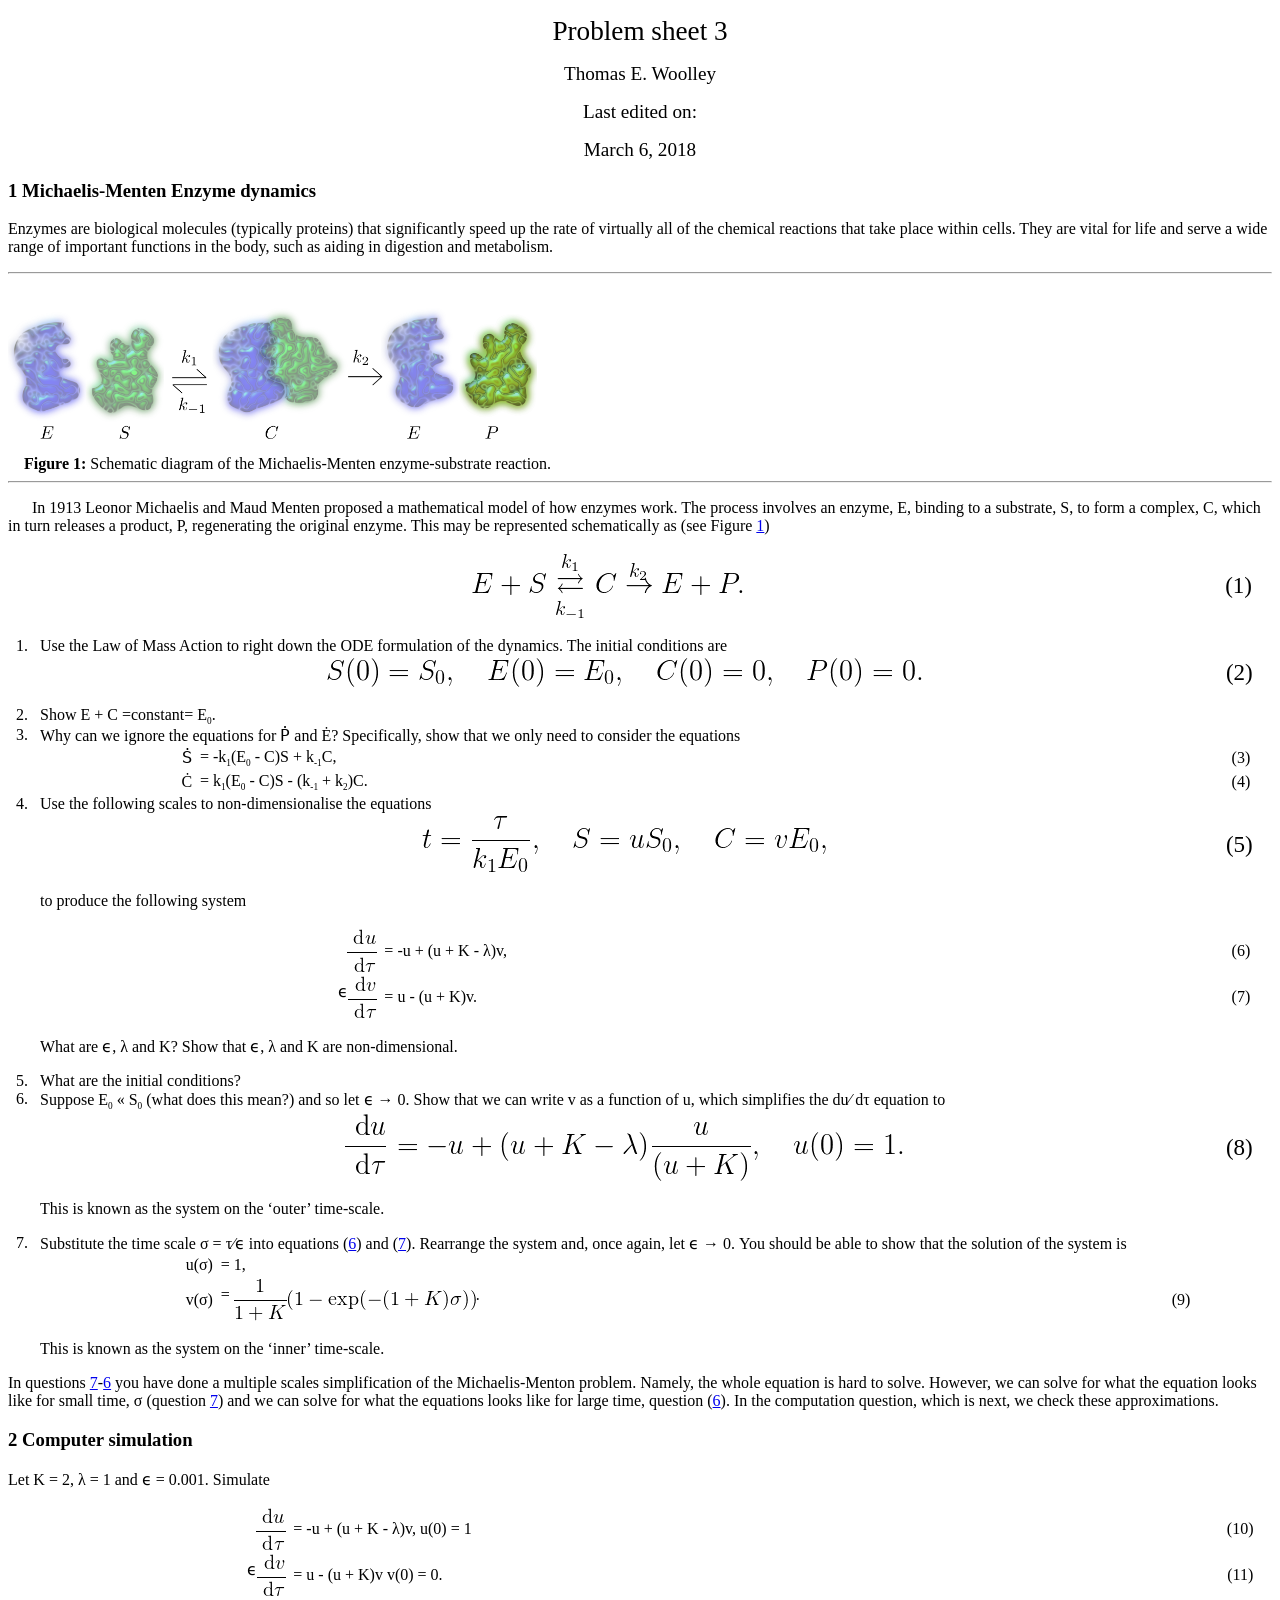
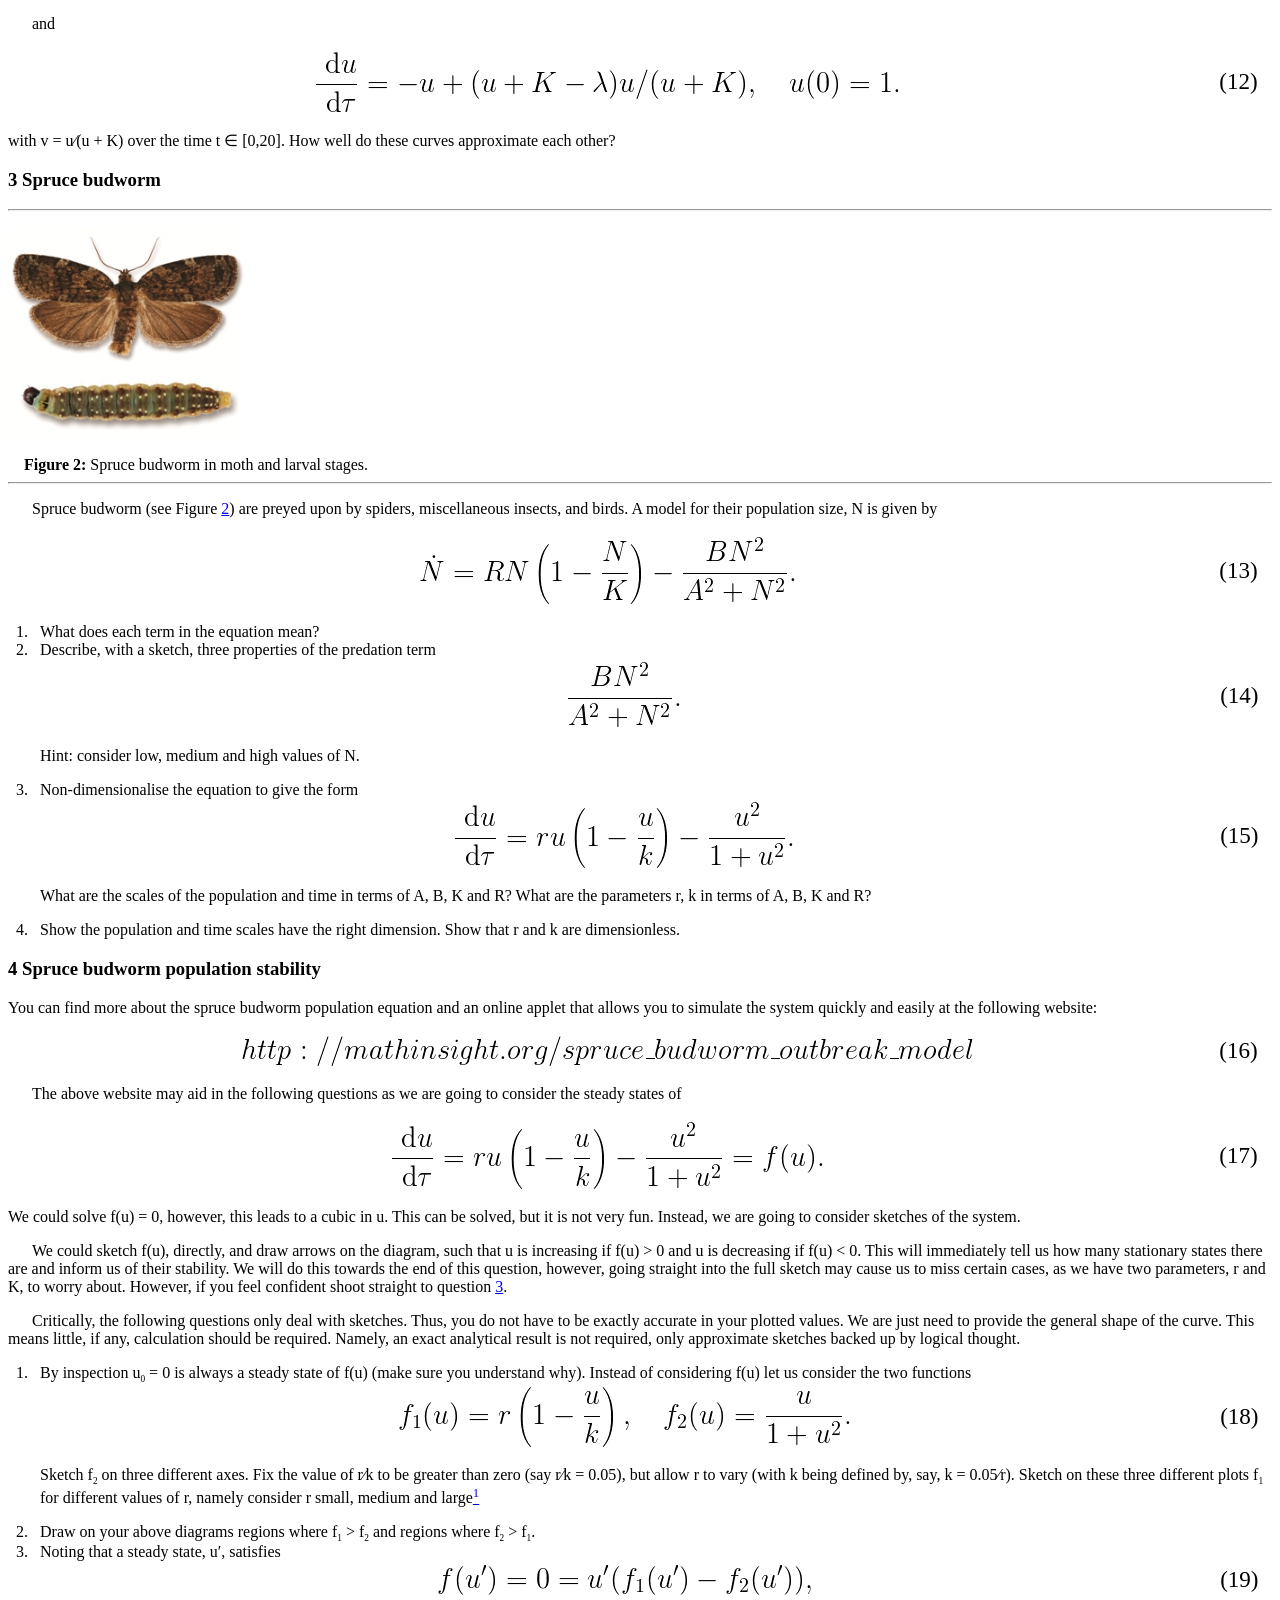
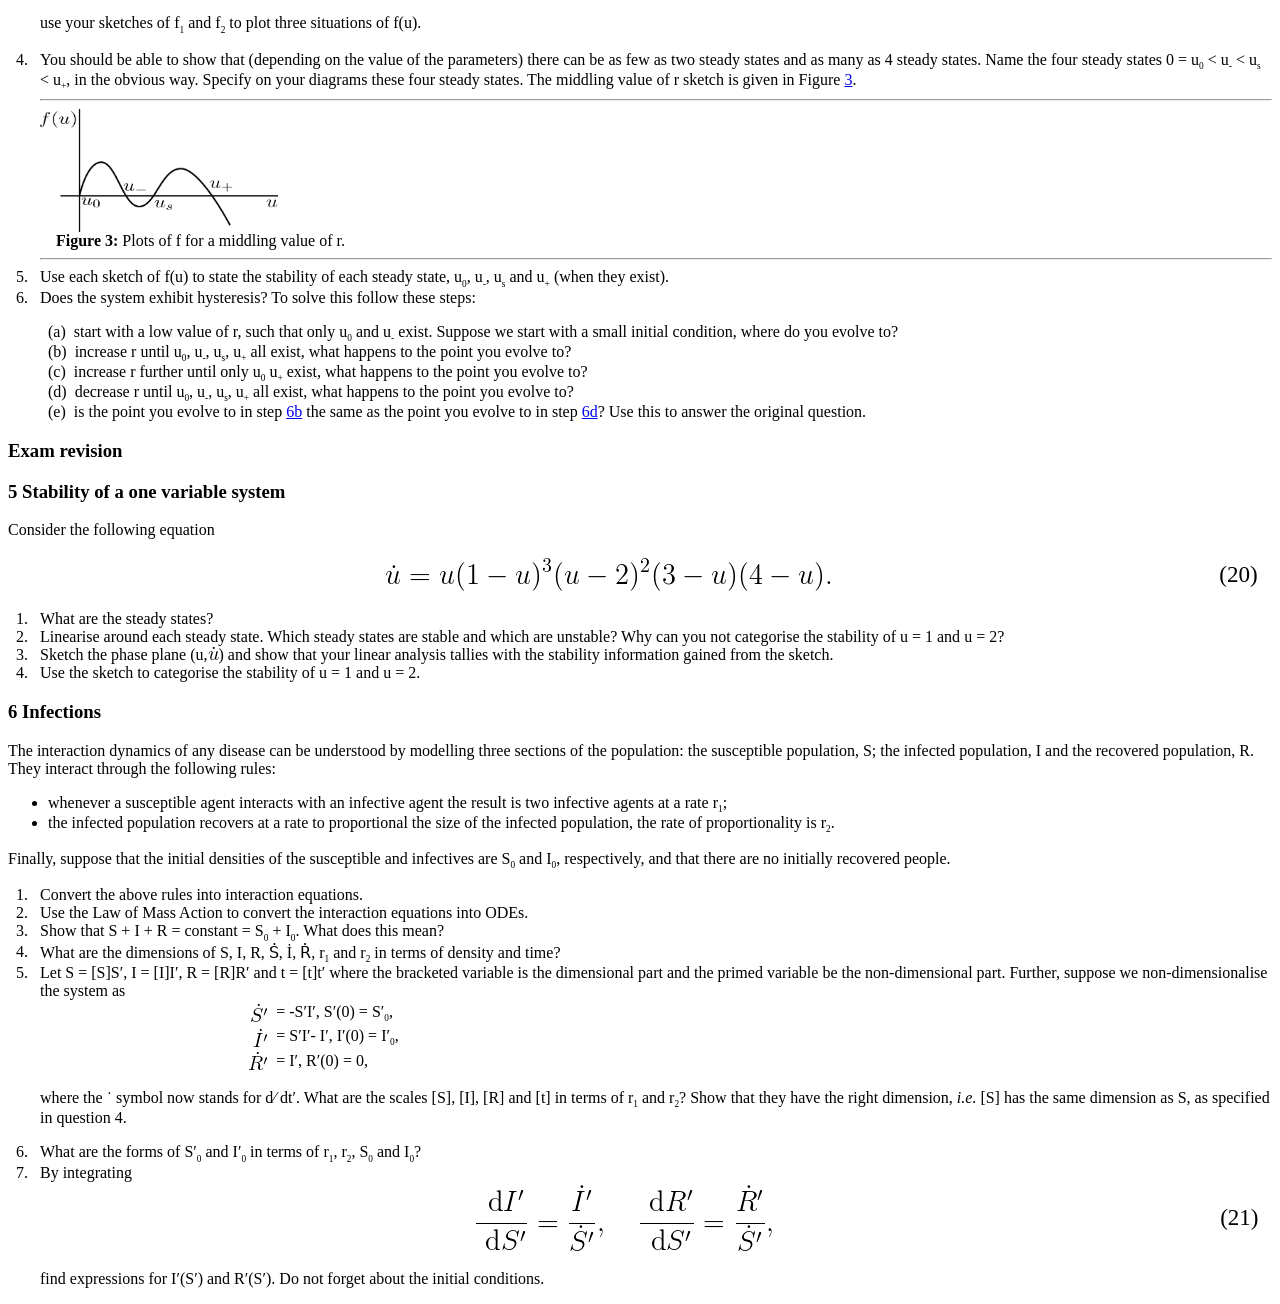
<file: Problem_sheets/Q3/Sheet_3.html>
<?xml version="1.0" encoding="iso-8859-1" ?> 
<!DOCTYPE html PUBLIC "-//W3C//DTD XHTML 1.0 Transitional//EN" 
  "http://www.w3.org/TR/xhtml1/DTD/xhtml1-transitional.dtd">  
<!--http://www.w3.org/TR/xhtml1/DTD/xhtml1-transitional.dtd-->  
<html xmlns="http://www.w3.org/1999/xhtml"  
> 
<head><title></title> 
<meta http-equiv="Content-Type" content="text/html; charset=iso-8859-1" /> 
<meta name="generator" content="TeX4ht (http://www.tug.org/tex4ht/)" /> 
<meta name="originator" content="TeX4ht (http://www.tug.org/tex4ht/)" /> 
<!-- html,xhtml --> 
<meta name="src" content="Sheet_3.tex" /> 
<link rel="stylesheet" type="text/css" href="Sheet_3.css" /> 
</head><body 
>
<!--l. 122--><p class="noindent" >
                                                                                                     
                                                                                                     
</p><!--l. 122--><p class="indent" >
                                                                                                     
                                                                                                     
</p>
<div class="center" 
>
<!--l. 122--><p class="noindent" >
</p><!--l. 122--><p class="noindent" ><span 
class="ec-lmr-17">Problem sheet 3</span>
</p>
<div class="tabular"> <table id="TBL-1" class="tabular" 
cellspacing="0" cellpadding="0"  
><colgroup id="TBL-1-1g"><col 
id="TBL-1-1" /></colgroup><tr  
 style="vertical-align:baseline;" id="TBL-1-1-"><td  style="white-space:nowrap; text-align:center;" id="TBL-1-1-1"  
class="td11"> <span 
class="ec-lmr-12">Thomas E. Woolley  </span></td>
</tr><tr 
class="vspace" style="font-size:9.99756pt"><td 
>&nbsp;</td></tr><tr  
 style="vertical-align:baseline;" id="TBL-1-2-"><td  style="white-space:nowrap; text-align:center;" id="TBL-1-2-1"  
class="td11">   <span 
class="ec-lmr-12">Last edited on:     </span></td></tr></table></div>
<!--l. 122--><p class="noindent" ><span 
class="ec-lmr-12">March 6, 2018</span></p></div>
   <h3 class="sectionHead"><span class="titlemark">1   </span> <a 
 id="x1-10001"></a>Michaelis-Menten Enzyme dynamics</h3>
<!--l. 125--><p class="noindent" >Enzymes are biological molecules (typically proteins) that significantly speed up the rate of virtually all of the chemical reactions
that take place within cells. They are vital for life and serve a wide range of important functions in the body, such as aiding in
digestion and metabolism. </p><hr class="figure" /><div class="figure" 
>
                                                                                                     
                                                                                                     
<a 
 id="x1-10011"></a>
                                                                                                     
                                                                                                     
<!--l. 128--><p class="noindent" ><img 
src="../../Pictures/Michaelis-Menten_schematic.png" alt="pict"  
 width="528.93675pt"  />
<br /> </p><div class="caption" 
><span class="id">Figure&#x00A0;1: </span><span  
class="content"> Schematic diagram of the Michaelis-Menten enzyme-substrate reaction.</span></div><!--tex4ht:label?: x1-10011 -->
                                                                                                     
                                                                                                     
   </div><hr class="endfigure" />
<!--l. 132--><p class="indent" >   In 1913 Leonor Michaelis and Maud Menten proposed a mathematical model of how enzymes work. The process involves an
enzyme, <span 
class="lmmi-10">E</span>, binding to a substrate, <span 
class="lmmi-10">S</span>, to form a complex, <span 
class="lmmi-10">C</span>, which in turn releases a product, <span 
class="lmmi-10">P</span>, regenerating the original enzyme.
This may be represented schematically as (see Figure <a 
href="#x1-10011">1<!--tex4ht:ref: Michaelis-Menten_schematic --></a>)
</p>
   <table 
class="equation"><tr><td><a 
 id="x1-1002r1"></a>
   <center class="math-display" >
<img 
src="Sheet_30x.png" alt="         k1    k2
E  +  S &#x21C4;   C  &#x2192;  E  +  P.
        k-1
" class="math-display"  /></center></td><td class="equation-label"><span 
class="ec-lmr-12x-x-120">(1)</span></td></tr></table>
<!--l. 135--><p class="nopar" >
     </p><dl class="enumerate"><dt class="enumerate">
  1. </dt><dd 
class="enumerate">Use the Law of Mass Action to right down the ODE formulation of the dynamics. The initial conditions
     are
     <table 
class="equation"><tr><td><a 
 id="x1-1004r2"></a>
     <center class="math-display" >
     <img 
src="Sheet_31x.png" alt="S(0 ) = S0,    E (0 ) = E0,    C (0 ) = 0,   P  (0) =  0.
     " class="math-display"  /></center></td><td class="equation-label"><span 
class="ec-lmr-12x-x-120">(2)</span></td></tr></table>
     <!--l. 140--><p class="nopar" >
     </p></dd><dt class="enumerate">
  2. </dt><dd 
class="enumerate">Show <span 
class="lmmi-10">E </span><span 
class="rm-lmr-10">+ </span><span 
class="lmmi-10">C </span><span 
class="rm-lmr-10">=</span>constant<span 
class="rm-lmr-10">= </span><span 
class="lmmi-10">E</span><sub><span 
class="rm-lmr-7">0</span></sub>.
     </dd><dt class="enumerate">
  3. </dt><dd 
class="enumerate">Why can we ignore the equations for <span 
class="lmmi-10">&#x1E56;</span> and <span 
class="lmmi-10">&#x0116;</span>? Specifically, show that we only need to consider the equations
                                                                                                     
                                                                                                     
     <table 
class="align">
                                                      <tr><td 
class="align-odd"><span 
class="lmmi-10">&#x1E60;</span></td>                                              <td 
class="align-even"> <span 
class="rm-lmr-10">= </span><span 
class="lmsy-10">-</span><span 
class="lmmi-10">k</span><sub><span 
class="rm-lmr-7">1</span></sub><span 
class="rm-lmr-10">(</span><span 
class="lmmi-10">E</span><sub><span 
class="rm-lmr-7">0</span></sub> <span 
class="lmsy-10">- </span><span 
class="lmmi-10">C</span><span 
class="rm-lmr-10">)</span><span 
class="lmmi-10">S </span><span 
class="rm-lmr-10">+ </span><span 
class="lmmi-10">k</span><sub><span 
class="lmsy7-">-</span><span 
class="rm-lmr-7">1</span></sub><span 
class="lmmi-10">C,</span></td>                                                                                                 <td 
class="align-label"><a 
 id="x1-1007r3"></a>(3)
                                                      </td></tr><tr><td 
class="align-odd"><span 
class="lmmi-10">&#x010A;</span></td>                                              <td 
class="align-even"> <span 
class="rm-lmr-10">= </span><span 
class="lmmi-10">k</span><sub><span 
class="rm-lmr-7">1</span></sub><span 
class="rm-lmr-10">(</span><span 
class="lmmi-10">E</span><sub><span 
class="rm-lmr-7">0</span></sub> <span 
class="lmsy-10">- </span><span 
class="lmmi-10">C</span><span 
class="rm-lmr-10">)</span><span 
class="lmmi-10">S </span><span 
class="lmsy-10">- </span><span 
class="rm-lmr-10">(</span><span 
class="lmmi-10">k</span><sub><span 
class="lmsy7-">-</span><span 
class="rm-lmr-7">1</span></sub> <span 
class="rm-lmr-10">+ </span><span 
class="lmmi-10">k</span><sub><span 
class="rm-lmr-7">2</span></sub><span 
class="rm-lmr-10">)</span><span 
class="lmmi-10">C.</span></td>                                                                                            <td 
class="align-label"><a 
 id="x1-1008r4"></a>(4)                                                      </td></tr></table>
     </dd><dt class="enumerate">
  4. </dt><dd 
class="enumerate">Use the following scales to non-dimensionalise the equations
     <table 
class="equation"><tr><td><a 
 id="x1-1010r5"></a>
     <center class="math-display" >
     <img 
src="Sheet_32x.png" alt="       &#x03C4;
t =  -----,   S  =  uS0,    C  = vE0,
     k1E0
     " class="math-display"  /></center></td><td class="equation-label"><span 
class="ec-lmr-12x-x-120">(5)</span></td></tr></table>
     <!--l. 150--><p class="nopar" >
     to produce the following system
                                                                                                     
                                                                                                     
     </p><table 
class="align">
                                    <tr><td 
class="align-odd"><img 
src="Sheet_33x.png" alt="du-
d&#x03C4;"  class="frac" align="middle" /></td>                                     <td 
class="align-even"> <span 
class="rm-lmr-10">= </span><span 
class="lmsy-10">-</span><span 
class="lmmi-10">u </span><span 
class="rm-lmr-10">+ (</span><span 
class="lmmi-10">u </span><span 
class="rm-lmr-10">+ </span><span 
class="lmmi-10">K </span><span 
class="lmsy-10">- </span><span 
class="lmmi-10">&#x03BB;</span><span 
class="rm-lmr-10">)</span><span 
class="lmmi-10">v,</span></td>                                                                        <td 
class="align-label"><a 
 id="x1-1011r6"></a>(6)
                                    </td></tr><tr><td 
class="align-odd"><span 
class="lmmi-10">&#x03F5;</span><img 
src="Sheet_34x.png" alt="-dv
 d&#x03C4;"  class="frac" align="middle" /></td>                                    <td 
class="align-even"> <span 
class="rm-lmr-10">= </span><span 
class="lmmi-10">u </span><span 
class="lmsy-10">- </span><span 
class="rm-lmr-10">(</span><span 
class="lmmi-10">u </span><span 
class="rm-lmr-10">+ </span><span 
class="lmmi-10">K</span><span 
class="rm-lmr-10">)</span><span 
class="lmmi-10">v.</span></td>                                                                             <td 
class="align-label"><a 
 id="x1-1012r7"></a>(7)                                    </td></tr></table>
     <!--l. 156--><p class="noindent" >What are <span 
class="lmmi-10">&#x03F5;</span>, <span 
class="lmmi-10">&#x03BB; </span>and <span 
class="lmmi-10">K</span>? Show that <span 
class="lmmi-10">&#x03F5;</span>, <span 
class="lmmi-10">&#x03BB; </span>and <span 
class="lmmi-10">K </span>are non-dimensional.
     </p></dd><dt class="enumerate">
  5. </dt><dd 
class="enumerate">What are the initial conditions?
     </dd><dt class="enumerate">
  6. </dt><dd 
class="enumerate">Suppose <span 
class="lmmi-10">E</span><sub><span 
class="rm-lmr-7">0</span></sub> <span 
class="lmsy-10">� </span><span 
class="lmmi-10">S</span><sub><span 
class="rm-lmr-7">0</span></sub> (what does this mean?) and so let <span 
class="lmmi-10">&#x03F5; </span><span 
class="lmsy-10">&#x2192; </span><span 
class="rm-lmr-10">0</span>. Show that we can write <span 
class="lmmi-10">v </span>as a function of <span 
class="lmmi-10">u</span>, which simplifies the
     d<span 
class="lmmi-10">u&#x2215;</span> d<span 
class="lmmi-10">&#x03C4; </span>equation to
     <table 
class="equation"><tr><td><a 
 id="x1-1015r8"></a>
     <center class="math-display" >
     <img 
src="Sheet_35x.png" alt="du                               u
----=  - u  + (u +  K  -  &#x03BB; )---------,   u (0) =  1.
d &#x03C4;                          (u +  K )
     " class="math-display"  /></center></td><td class="equation-label"><span 
class="ec-lmr-12x-x-120">(8)</span></td></tr></table>
     <!--l. 161--><p class="nopar" >
     <a 
 id="x1-10146"></a> This is known as the system on the &#8216;outer&#8217; time-scale.
     </p></dd><dt class="enumerate">
  7. </dt><dd 
class="enumerate"><a 
 id="x1-10167"></a> Substitute the time scale <span 
class="lmmi-10">&#x03C3; </span><span 
class="rm-lmr-10">= </span><span 
class="lmmi-10">&#x03C4;&#x2215;&#x03F5; </span>into equations (<a 
href="#x1-1011r6">6<!--tex4ht:ref: u --></a>) and (<a 
href="#x1-1012r7">7<!--tex4ht:ref: v --></a>). Rearrange the system and, once again, let <span 
class="lmmi-10">&#x03F5; </span><span 
class="lmsy-10">&#x2192; </span><span 
class="rm-lmr-10">0</span>. You should be
     able to show that the solution of the system is
                                                                                                     
                                                                                                     
     <table 
class="align">
                                                   <tr><td 
class="align-odd"><span 
class="lmmi-10">u</span><span 
class="rm-lmr-10">(</span><span 
class="lmmi-10">&#x03C3;</span><span 
class="rm-lmr-10">)</span></td>                                                   <td 
class="align-even"> <span 
class="rm-lmr-10">= 1</span><span 
class="lmmi-10">,</span></td>                                                                           <td 
class="align-label"></td>                                           <td 
class="align-label">
                                           </td></tr><tr><td 
class="align-odd"><span 
class="lmmi-10">v</span><span 
class="rm-lmr-10">(</span><span 
class="lmmi-10">&#x03C3;</span><span 
class="rm-lmr-10">)</span></td>                                                   <td 
class="align-even"> <span 
class="rm-lmr-10">=</span> <img 
src="Sheet_36x.png" alt="--1---
1 + K"  class="frac" align="middle" /><img 
src="Sheet_37x.png" alt="(1- exp(- (1+ K )&#x03C3;))"  class="left" align="middle" /><span 
class="lmmi-10">.</span></td>                                                                                      <td 
class="align-label"><a 
 id="x1-1017r9"></a>(9)                                                   </td></tr></table>
     <!--l. 168--><p class="noindent" >This is known as the system on the &#8216;inner&#8217; time-scale.</p></dd></dl>
<!--l. 172--><p class="noindent" >In questions <a 
href="#x1-10167">7<!--tex4ht:ref: Inner --></a>-<a 
href="#x1-10146">6<!--tex4ht:ref: Outer --></a> you have done a multiple scales simplification of the Michaelis-Menton problem. Namely, the whole equation is hard
to solve. However, we can solve for what the equation looks like for small time, <span 
class="lmmi-10">&#x03C3; </span>(question <a 
href="#x1-10167">7<!--tex4ht:ref: Inner --></a>) and we can solve for what
the equations looks like for large time, question (<a 
href="#x1-10146">6<!--tex4ht:ref: Outer --></a>). In the computation question, which is next, we check these
approximations.
</p>
   <h3 class="sectionHead"><span class="titlemark">2   </span> <a 
 id="x1-20002"></a>Computer simulation</h3>
<!--l. 234--><p class="noindent" >Let <span 
class="lmmi-10">K </span><span 
class="rm-lmr-10">= 2</span>, <span 
class="lmmi-10">&#x03BB; </span><span 
class="rm-lmr-10">= 1 </span>and <span 
class="lmmi-10">&#x03F5; </span><span 
class="rm-lmr-10">= 0</span><span 
class="lmmi-10">.</span><span 
class="rm-lmr-10">001</span>. Simulate
</p><table 
class="align">
                                  <tr><td 
class="align-odd"><img 
src="Sheet_38x.png" alt="du-
d&#x03C4;"  class="frac" align="middle" /></td>                                   <td 
class="align-even"> <span 
class="rm-lmr-10">= </span><span 
class="lmsy-10">-</span><span 
class="lmmi-10">u </span><span 
class="rm-lmr-10">+ (</span><span 
class="lmmi-10">u </span><span 
class="rm-lmr-10">+ </span><span 
class="lmmi-10">K </span><span 
class="lmsy-10">- </span><span 
class="lmmi-10">&#x03BB;</span><span 
class="rm-lmr-10">)</span><span 
class="lmmi-10">v,   u</span><span 
class="rm-lmr-10">(0) = 1</span></td>                                                                    <td 
class="align-label"><a 
 id="x1-2001r10"></a>(10)
                                  </td></tr><tr><td 
class="align-odd"><span 
class="lmmi-10">&#x03F5;</span><img 
src="Sheet_39x.png" alt="-dv
 d&#x03C4;"  class="frac" align="middle" /></td>                                  <td 
class="align-even"> <span 
class="rm-lmr-10">= </span><span 
class="lmmi-10">u </span><span 
class="lmsy-10">- </span><span 
class="rm-lmr-10">(</span><span 
class="lmmi-10">u </span><span 
class="rm-lmr-10">+ </span><span 
class="lmmi-10">K</span><span 
class="rm-lmr-10">)</span><span 
class="lmmi-10">v   v</span><span 
class="rm-lmr-10">(0) = 0</span><span 
class="lmmi-10">.</span></td>                                                                          <td 
class="align-label"><a 
 id="x1-2002r11"></a>(11)                                  </td></tr></table>
<!--l. 239--><p class="indent" >   and
</p>
   <table 
class="equation"><tr><td><a 
 id="x1-2003r12"></a>
   <center class="math-display" >
                                                                                                     
                                                                                                     
<img 
src="Sheet_310x.png" alt="du--
d &#x03C4; =  - u  + (u +  K  -  &#x03BB; )u&#x2215;(u  + K  ),   u(0 ) = 1.
" class="math-display"  /></center></td><td class="equation-label"><span 
class="ec-lmr-12x-x-120">(12)</span></td></tr></table>
<!--l. 242--><p class="nopar" >
with <span 
class="lmmi-10">v </span><span 
class="rm-lmr-10">= </span><span 
class="lmmi-10">u&#x2215;</span><span 
class="rm-lmr-10">(</span><span 
class="lmmi-10">u </span><span 
class="rm-lmr-10">+ </span><span 
class="lmmi-10">K</span><span 
class="rm-lmr-10">) </span>over the time <span 
class="lmmi-10">t </span><span 
class="lmsy-10">&#x2208; </span><span 
class="rm-lmr-10">[0</span><span 
class="lmmi-10">,</span><span 
class="rm-lmr-10">20]</span>. How well do these curves approximate each other?
</p><!--l. 255--><p class="noindent" >
</p>
   <h3 class="sectionHead"><span class="titlemark">3   </span> <a 
 id="x1-30003"></a>Spruce budworm</h3>
   <hr class="figure" /><div class="figure" 
>
                                                                                                     
                                                                                                     
<a 
 id="x1-30012"></a>
                                                                                                     
                                                                                                     
<!--l. 258--><p class="noindent" ><img 
src="../../Pictures/Spruce_budworm.jpg" alt="pict"  
 width="238.01991pt.5"  />
<br /> </p><div class="caption" 
><span class="id">Figure&#x00A0;2: </span><span  
class="content"> Spruce budworm in moth and larval stages.</span></div><!--tex4ht:label?: x1-30012 -->
                                                                                                     
                                                                                                     
   </div><hr class="endfigure" />
<!--l. 261--><p class="indent" >   Spruce budworm (see Figure <a 
href="#x1-30012">2<!--tex4ht:ref: Spruce_budworm --></a>) are preyed upon by spiders, miscellaneous insects, and birds. A model for their population size,
<span 
class="lmmi-10">N </span>is given by
</p>
   <table 
class="equation"><tr><td><a 
 id="x1-3002r13"></a>
   <center class="math-display" >
<img 
src="Sheet_311x.png" alt="           (      N )       BN  2
N&#x02D9;  = RN     1 -  ---  -  ----------.
                  K       A2 +  N 2
" class="math-display"  /></center></td><td class="equation-label"><span 
class="ec-lmr-12x-x-120">(13)</span></td></tr></table>
<!--l. 264--><p class="nopar" >
     </p><dl class="enumerate"><dt class="enumerate">
  1. </dt><dd 
class="enumerate">What does each term in the equation mean?
     </dd><dt class="enumerate">
  2. </dt><dd 
class="enumerate">Describe, with a sketch, three properties of the predation term
     <table 
class="equation"><tr><td><a 
 id="x1-3005r14"></a>
     <center class="math-display" >
     <img 
src="Sheet_312x.png" alt="  BN   2
----------.
A2  + N  2
     " class="math-display"  /></center></td><td class="equation-label"><span 
class="ec-lmr-12x-x-120">(14)</span></td></tr></table>
     <!--l. 270--><p class="nopar" >
     Hint: consider low, medium and high values of <span 
class="lmmi-10">N</span>.
     </p></dd><dt class="enumerate">
  3. </dt><dd 
class="enumerate">Non-dimensionalise the equation to give the form
     <table 
class="equation"><tr><td><a 
 id="x1-3007r15"></a>
                                                                                                     
                                                                                                     
     <center class="math-display" >
     <img 
src="Sheet_313x.png" alt="           (       )        2
-du-             u-     ---u----
 d&#x03C4;  =  ru   1 - k   -  1 +  u2 .
     " class="math-display"  /></center></td><td class="equation-label"><span 
class="ec-lmr-12x-x-120">(15)</span></td></tr></table>
     <!--l. 275--><p class="nopar" >
     What are the scales of the population and time in terms of <span 
class="lmmi-10">A</span>, <span 
class="lmmi-10">B</span>, <span 
class="lmmi-10">K </span>and <span 
class="lmmi-10">R</span>? What are the parameters <span 
class="lmmi-10">r</span>, <span 
class="lmmi-10">k </span>in terms of <span 
class="lmmi-10">A</span>, <span 
class="lmmi-10">B</span>,
     <span 
class="lmmi-10">K </span>and <span 
class="lmmi-10">R</span>?
     </p></dd><dt class="enumerate">
  4. </dt><dd 
class="enumerate">Show the population and time scales have the right dimension. Show that <span 
class="lmmi-10">r </span>and <span 
class="lmmi-10">k </span>are dimensionless.</dd></dl>
   <h3 class="sectionHead"><span class="titlemark">4   </span> <a 
 id="x1-40004"></a>Spruce budworm population stability</h3>
<!--l. 299--><p class="noindent" >You can find more about the spruce budworm population equation and an online applet that allows you to simulate the system
quickly and easily at the following website:
</p>
   <table 
class="equation"><tr><td><a 
 id="x1-4001r16"></a>
   <center class="math-display" >
<img 
src="Sheet_314x.png" alt="http  : &#x2215;&#x2215;mathinsight.org     &#x2215;spruce  -budworm    -outbreak  -model
" class="math-display"  /></center></td><td class="equation-label"><span 
class="ec-lmr-12x-x-120">(16)</span></td></tr></table>
<!--l. 302--><p class="nopar" >
</p><!--l. 304--><p class="indent" >   The above website may aid in the following questions as we are going to consider the steady states of
</p>
   <table 
class="equation"><tr><td><a 
 id="x1-4002r17"></a>
   <center class="math-display" >
                                                                                                     
                                                                                                     
<img 
src="Sheet_315x.png" alt="           (       )        2
-du-             u-     --u-----
     =  ru  1 -      -        2 =  f (u).
 d&#x03C4;              k      1 +  u
" class="math-display"  /></center></td><td class="equation-label"><span 
class="ec-lmr-12x-x-120">(17)</span></td></tr></table>
<!--l. 307--><p class="nopar" >
We could solve <span 
class="lmmi-10">f</span><span 
class="rm-lmr-10">(</span><span 
class="lmmi-10">u</span><span 
class="rm-lmr-10">) = 0</span>, however, this leads to a cubic in <span 
class="lmmi-10">u</span>. This can be solved, but it is not very fun. Instead, we are going to
consider sketches of the system.
</p><!--l. 310--><p class="indent" >   We could sketch <span 
class="lmmi-10">f</span><span 
class="rm-lmr-10">(</span><span 
class="lmmi-10">u</span><span 
class="rm-lmr-10">)</span>, directly, and draw arrows on the diagram, such that <span 
class="lmmi-10">u </span>is increasing if <span 
class="lmmi-10">f</span><span 
class="rm-lmr-10">(</span><span 
class="lmmi-10">u</span><span 
class="rm-lmr-10">) </span><span 
class="lmmi-10">&#x003E; </span><span 
class="rm-lmr-10">0 </span>and <span 
class="lmmi-10">u </span>is decreasing if
<span 
class="lmmi-10">f</span><span 
class="rm-lmr-10">(</span><span 
class="lmmi-10">u</span><span 
class="rm-lmr-10">) </span><span 
class="lmmi-10">&#x003C; </span><span 
class="rm-lmr-10">0</span>. This will immediately tell us how many stationary states there are and inform us of their stability. We will do this
towards the end of this question, however, going straight into the full sketch may cause us to miss certain cases,
as we have two parameters, <span 
class="lmmi-10">r </span>and <span 
class="lmmi-10">K</span>, to worry about. However, if you feel confident shoot straight to question
<a 
href="#x1-40073">3<!--tex4ht:ref: sketch_f --></a>.
</p><!--l. 312--><p class="indent" >   Critically, the following questions only deal with sketches. Thus, you do not have to be exactly accurate in your plotted
values. We are just need to provide the general shape of the curve. This means little, if any, calculation should
be required. Namely, an exact analytical result is not required, only approximate sketches backed up by logical
thought.
</p><!--l. 315--><p class="indent" >
     </p><dl class="enumerate"><dt class="enumerate">
  1. </dt><dd 
class="enumerate">By inspection <span 
class="lmmi-10">u</span><sub><span 
class="rm-lmr-7">0</span></sub> <span 
class="rm-lmr-10">= 0 </span>is always a steady state of <span 
class="lmmi-10">f</span><span 
class="rm-lmr-10">(</span><span 
class="lmmi-10">u</span><span 
class="rm-lmr-10">) </span>(make sure you understand why). Instead of considering <span 
class="lmmi-10">f</span><span 
class="rm-lmr-10">(</span><span 
class="lmmi-10">u</span><span 
class="rm-lmr-10">) </span>let us
     consider the two functions
     <table 
class="equation"><tr><td><a 
 id="x1-4004r18"></a>
     <center class="math-display" >
     <img 
src="Sheet_316x.png" alt="            (     u )                 u
f1 (u) =  r  1 -  --  ,   f2(u ) =  -------.
                  k                 1 + u2
     " class="math-display"  /></center></td><td class="equation-label"><span 
class="ec-lmr-12x-x-120">(18)</span></td></tr></table>
     <!--l. 318--><p class="nopar" >
     Sketch <span 
class="lmmi-10">f</span><sub><span 
class="rm-lmr-7">2</span></sub> on three different axes. Fix the value of <span 
class="lmmi-10">r&#x2215;k </span>to be greater than zero (say <span 
class="lmmi-10">r&#x2215;k </span><span 
class="rm-lmr-10">= 0</span><span 
class="lmmi-10">.</span><span 
class="rm-lmr-10">05</span>), but allow <span 
class="lmmi-10">r </span>to vary (with <span 
class="lmmi-10">k </span>being
     defined by, say, <span 
class="lmmi-10">k </span><span 
class="rm-lmr-10">= 0</span><span 
class="lmmi-10">.</span><span 
class="rm-lmr-10">05</span><span 
class="lmmi-10">&#x2215;r</span>). Sketch on these three different plots <span 
class="lmmi-10">f</span><sub><span 
class="rm-lmr-7">1</span></sub> for different values of <span 
class="lmmi-10">r</span>, namely consider <span 
class="lmmi-10">r </span>small, medium and
     large<span class="footnote-mark"><a 
href="Sheet_32.html#fn1x0"><sup class="textsuperscript">1</sup></a></span><a 
 id="x1-4005f1"></a> 
     </p></dd><dt class="enumerate">
  2. </dt><dd 
class="enumerate">Draw on your above diagrams regions where <span 
class="lmmi-10">f</span><sub><span 
class="rm-lmr-7">1</span></sub> <span 
class="lmmi-10">&#x003E; f</span><sub><span 
class="rm-lmr-7">2</span></sub> and regions where <span 
class="lmmi-10">f</span><sub><span 
class="rm-lmr-7">2</span></sub> <span 
class="lmmi-10">&#x003E; f</span><sub><span 
class="rm-lmr-7">1</span></sub>.
     </dd><dt class="enumerate">
  3. </dt><dd 
class="enumerate">Noting that a steady state, <span 
class="lmmi-10">u</span><span 
class="lmsy-10">&#x2032;</span>, satisfies
     <table 
class="equation"><tr><td><a 
 id="x1-4008r19"></a>
                                                                                                     
                                                                                                     
     <center class="math-display" >
     <img 
src="Sheet_317x.png" alt="f (u&#x2032;) =  0 =  u&#x2032;(f1(u &#x2032;) -  f2(u &#x2032;)),
     " class="math-display"  /></center></td><td class="equation-label"><span 
class="ec-lmr-12x-x-120">(19)</span></td></tr></table>
     <!--l. 328--><p class="nopar" >
     use your sketches of <span 
class="lmmi-10">f</span><sub><span 
class="rm-lmr-7">1</span></sub> and <span 
class="lmmi-10">f</span><sub><span 
class="rm-lmr-7">2</span></sub> to plot three situations of <span 
class="lmmi-10">f</span><span 
class="rm-lmr-10">(</span><span 
class="lmmi-10">u</span><span 
class="rm-lmr-10">)</span><a 
 id="x1-40073"></a>.
     </p></dd><dt class="enumerate">
  4. </dt><dd 
class="enumerate">You should be able to show that (depending on the value of the parameters) there can be as few as two steady
     states and as many as 4 steady states. Name the four steady states <span 
class="rm-lmr-10">0 = </span><span 
class="lmmi-10">u</span><sub><span 
class="rm-lmr-7">0</span></sub> <span 
class="lmmi-10">&#x003C; u</span><sub><span 
class="lmsy7-">-</span></sub> <span 
class="lmmi-10">&#x003C; u</span><sub><span 
class="lmmi-7">s</span></sub> <span 
class="lmmi-10">&#x003C; u</span><sub><span 
class="rm-lmr-7">+</span></sub>, in the obvious way.
     Specify on your diagrams these four steady states. The middling value of <span 
class="lmmi-10">r </span>sketch is given in Figure <a 
href="#x1-40103">3<!--tex4ht:ref: r_medium --></a>. <hr class="figure" /><div class="figure" 
><a 
 id="x1-40103"></a> <img 
src="../../Pictures/Spruce_budworm_r_medium.png" alt="pict"  
 width="238.01991pt"  />
<br /> <div class="caption" 
><span class="id">Figure&#x00A0;3: </span><span  
class="content"> Plots of <span 
class="lmmi-10">f </span>for a middling value of <span 
class="lmmi-10">r</span>.</span></div><!--tex4ht:label?: x1-40103 -->
     </div><hr class="endfigure" />
     </dd><dt class="enumerate">
  5. </dt><dd 
class="enumerate">Use each sketch of <span 
class="lmmi-10">f</span><span 
class="rm-lmr-10">(</span><span 
class="lmmi-10">u</span><span 
class="rm-lmr-10">) </span>to state the stability of each steady state, <span 
class="lmmi-10">u</span><sub><span 
class="rm-lmr-7">0</span></sub>, <span 
class="lmmi-10">u</span><sub><span 
class="lmsy7-">-</span></sub>, <span 
class="lmmi-10">u</span><sub><span 
class="lmmi-7">s</span></sub> and <span 
class="lmmi-10">u</span><sub><span 
class="rm-lmr-7">+</span></sub> (when they exist).
     </dd><dt class="enumerate">
  6. </dt><dd 
class="enumerate">Does the system exhibit hysteresis? To solve this follow these steps:
         <dl class="enumerate"><dt class="enumerate">
      (a) </dt><dd 
class="enumerate">start with a low value of <span 
class="lmmi-10">r</span>, such that only <span 
class="lmmi-10">u</span><sub><span 
class="rm-lmr-7">0</span></sub> and <span 
class="lmmi-10">u</span><sub><span 
class="lmsy7-">-</span></sub> exist. Suppose we start with a small initial condition,
         where do you evolve to?
         </dd><dt class="enumerate">
     (b) </dt><dd 
class="enumerate">increase <span 
class="lmmi-10">r </span>until <span 
class="lmmi-10">u</span><sub><span 
class="rm-lmr-7">0</span></sub>, <span 
class="lmmi-10">u</span><sub><span 
class="lmsy7-">-</span></sub>, <span 
class="lmmi-10">u</span><sub><span 
class="lmmi-7">s</span></sub>, <span 
class="lmmi-10">u</span><sub><span 
class="rm-lmr-7">+</span></sub> all exist, what happens to the point you evolve to?<a 
 id="x1-40142"></a>
         </dd><dt class="enumerate">
      (c) </dt><dd 
class="enumerate">increase <span 
class="lmmi-10">r </span>further until only <span 
class="lmmi-10">u</span><sub><span 
class="rm-lmr-7">0</span></sub> <span 
class="lmmi-10">u</span><sub><span 
class="rm-lmr-7">+</span></sub> exist, what happens to the point you evolve to?
         </dd><dt class="enumerate">
     (d) </dt><dd 
class="enumerate">decrease <span 
class="lmmi-10">r </span>until <span 
class="lmmi-10">u</span><sub><span 
class="rm-lmr-7">0</span></sub>, <span 
class="lmmi-10">u</span><sub><span 
class="lmsy7-">-</span></sub>, <span 
class="lmmi-10">u</span><sub><span 
class="lmmi-7">s</span></sub>, <span 
class="lmmi-10">u</span><sub><span 
class="rm-lmr-7">+</span></sub> all exist, what happens to the point you evolve to?<a 
 id="x1-40164"></a>
         </dd><dt class="enumerate">
      (e) </dt><dd 
class="enumerate">is the point you evolve to in step <a 
href="#x1-40142">6b<!--tex4ht:ref: 1 --></a> the same as the point you evolve to in step <a 
href="#x1-40164">6d<!--tex4ht:ref: 2 --></a>? Use this to answer the
         original question.</dd></dl>
     </dd></dl>
<!--l. 390--><p class="noindent" >
</p>
   <h3 class="likesectionHead"><a 
 id="x1-50004"></a>Exam revision</h3>
<!--l. 391--><p class="noindent" >
</p>
   <h3 class="sectionHead"><span class="titlemark">5   </span> <a 
 id="x1-60005"></a>Stability of a one variable system</h3>
<!--l. 392--><p class="noindent" >Consider the following equation
</p>
   <table 
class="equation"><tr><td><a 
 id="x1-6001r20"></a>
                                                                                                     
                                                                                                     
   <center class="math-display" >
<img 
src="Sheet_318x.png" alt="               3        2
&#x02D9;u =  u (1 - u ) (u -  2) (3 -  u )(4 - u ).
" class="math-display"  /></center></td><td class="equation-label"><span 
class="ec-lmr-12x-x-120">(20)</span></td></tr></table>
<!--l. 395--><p class="nopar" >
     </p><dl class="enumerate"><dt class="enumerate">
  1. </dt><dd 
class="enumerate">What are the steady states?
     </dd><dt class="enumerate">
  2. </dt><dd 
class="enumerate">Linearise around each steady state. Which steady states are stable and which are unstable? Why can you not
     categorise the stability of <span 
class="lmmi-10">u </span><span 
class="rm-lmr-10">= 1 </span>and <span 
class="lmmi-10">u </span><span 
class="rm-lmr-10">= 2</span>?
     </dd><dt class="enumerate">
  3. </dt><dd 
class="enumerate">Sketch the phase plane <span 
class="rm-lmr-10">(</span><span 
class="lmmi-10">u,</span><img 
src="Sheet_319x.png" alt="&#x02D9;u"  class="dot"  /><span 
class="rm-lmr-10">) </span>and show that your linear analysis tallies with the stability information gained from
     the sketch.
     </dd><dt class="enumerate">
  4. </dt><dd 
class="enumerate">Use the sketch to categorise the stability of <span 
class="lmmi-10">u </span><span 
class="rm-lmr-10">= 1 </span>and <span 
class="lmmi-10">u </span><span 
class="rm-lmr-10">= 2</span>.</dd></dl>
<!--l. 429--><p class="noindent" >
</p>
   <h3 class="sectionHead"><span class="titlemark">6   </span> <a 
 id="x1-70006"></a>Infections</h3>
<!--l. 430--><p class="noindent" >The interaction dynamics of any disease can be understood by modelling three sections of the population: the susceptible
population, <span 
class="lmmi-10">S</span>; the infected population, <span 
class="lmmi-10">I </span>and the recovered population, <span 
class="lmmi-10">R</span>. They interact through the following rules:
</p>
     <ul class="itemize1">
     <li class="itemize">whenever a susceptible agent interacts with an infective agent the result is two infective agents at a rate <span 
class="lmmi-10">r</span><sub><span 
class="rm-lmr-7">1</span></sub>;
     </li>
     <li class="itemize">the  infected  population  recovers  at  a  rate  to  proportional  the  size  of  the  infected  population,  the  rate  of
     proportionality is <span 
class="lmmi-10">r</span><sub><span 
class="rm-lmr-7">2</span></sub>.</li></ul>
<!--l. 435--><p class="noindent" >Finally, suppose that the initial densities of the susceptible and infectives are <span 
class="lmmi-10">S</span><sub><span 
class="rm-lmr-7">0</span></sub> and <span 
class="lmmi-10">I</span><sub><span 
class="rm-lmr-7">0</span></sub>, respectively, and that there are no initially
recovered people.
     </p><dl class="enumerate"><dt class="enumerate">
  1. </dt><dd 
class="enumerate">Convert the above rules into interaction equations.
     </dd><dt class="enumerate">
  2. </dt><dd 
class="enumerate">Use the Law of Mass Action to convert the interaction equations into ODEs.
     </dd><dt class="enumerate">
  3. </dt><dd 
class="enumerate">Show that <span 
class="lmmi-10">S </span><span 
class="rm-lmr-10">+ </span><span 
class="lmmi-10">I </span><span 
class="rm-lmr-10">+ </span><span 
class="lmmi-10">R </span><span 
class="rm-lmr-10">= </span>constant <span 
class="rm-lmr-10">= </span><span 
class="lmmi-10">S</span><sub><span 
class="rm-lmr-7">0</span></sub> <span 
class="rm-lmr-10">+ </span><span 
class="lmmi-10">I</span><sub><span 
class="rm-lmr-7">0</span></sub>. What does this mean?
     </dd><dt class="enumerate">
  4. </dt><dd 
class="enumerate">What are the dimensions of <span 
class="lmmi-10">S</span>, <span 
class="lmmi-10">I</span>, <span 
class="lmmi-10">R</span>, <span 
class="lmmi-10">&#x1E60;</span>, <span 
class="lmmi-10">&#x0130;</span>, <span 
class="lmmi-10">&#x1E58;</span>, <span 
class="lmmi-10">r</span><sub><span 
class="rm-lmr-7">1</span></sub> and <span 
class="lmmi-10">r</span><sub><span 
class="rm-lmr-7">2</span></sub> in terms of density and time?
                                                                                                     
                                                                                                     
     </dd><dt class="enumerate">
  5. </dt><dd 
class="enumerate">Let <span 
class="lmmi-10">S </span><span 
class="rm-lmr-10">= [</span><span 
class="lmmi-10">S</span><span 
class="rm-lmr-10">]</span><span 
class="lmmi-10">S</span><span 
class="lmsy-10">&#x2032;</span>, <span 
class="lmmi-10">I </span><span 
class="rm-lmr-10">= [</span><span 
class="lmmi-10">I</span><span 
class="rm-lmr-10">]</span><span 
class="lmmi-10">I</span><span 
class="lmsy-10">&#x2032;</span>, <span 
class="lmmi-10">R </span><span 
class="rm-lmr-10">= [</span><span 
class="lmmi-10">R</span><span 
class="rm-lmr-10">]</span><span 
class="lmmi-10">R</span><span 
class="lmsy-10">&#x2032; </span>and <span 
class="lmmi-10">t </span><span 
class="rm-lmr-10">= [</span><span 
class="lmmi-10">t</span><span 
class="rm-lmr-10">]</span><span 
class="lmmi-10">t</span><span 
class="lmsy-10">&#x2032; </span>where the bracketed variable is the dimensional part and the primed variable
     be the non-dimensional part. Further, suppose we non-dimensionalise the system as
     <table 
class="align">
                                                         <tr><td 
class="align-odd"><img 
src="Sheet_320x.png" alt=" &#x02D9;&#x2032;
S"  class="dot"  /></td>                                         <td 
class="align-even"> <span 
class="rm-lmr-10">= </span><span 
class="lmsy-10">-</span><span 
class="lmmi-10">S</span><span 
class="lmsy-10">&#x2032;</span><span 
class="lmmi-10">I</span><span 
class="lmsy-10">&#x2032;</span><span 
class="lmmi-10">,   S</span><span 
class="lmsy-10">&#x2032;</span><span 
class="rm-lmr-10">(0) = </span><span 
class="lmmi-10">S</span><span 
class="lmsy-10">&#x2032;</span><sub><span 
class="rm-lmr-7">0</span></sub><span 
class="lmmi-10">,</span></td>                                                   <td 
class="align-label"></td>                                                 <td 
class="align-label">
                                                 </td></tr><tr><td 
class="align-odd"><img 
src="Sheet_321x.png" alt="I&#x02D9;&#x2032;"  class="dot"  /></td>                                         <td 
class="align-even"> <span 
class="rm-lmr-10">= </span><span 
class="lmmi-10">S</span><span 
class="lmsy-10">&#x2032;</span><span 
class="lmmi-10">I</span><span 
class="lmsy-10">&#x2032;- </span><span 
class="lmmi-10">I</span><span 
class="lmsy-10">&#x2032;</span><span 
class="lmmi-10">,   I</span><span 
class="lmsy-10">&#x2032;</span><span 
class="rm-lmr-10">(0) = </span><span 
class="lmmi-10">I</span><span 
class="lmsy-10">&#x2032;</span><sub><span 
class="rm-lmr-7">0</span></sub><span 
class="lmmi-10">,</span></td>                                                 <td 
class="align-label"></td>                                                 <td 
class="align-label">
                                                 </td></tr><tr><td 
class="align-odd"><img 
src="Sheet_322x.png" alt="R&#x02D9;&#x2032;"  class="dot"  /></td>                                         <td 
class="align-even"> <span 
class="rm-lmr-10">= </span><span 
class="lmmi-10">I</span><span 
class="lmsy-10">&#x2032;</span><span 
class="lmmi-10">,   R</span><span 
class="lmsy-10">&#x2032;</span><span 
class="rm-lmr-10">(0) = 0</span><span 
class="lmmi-10">,</span></td>                                                         <td 
class="align-label"></td>                                                 <td 
class="align-label"></td></tr></table>
     <!--l. 453--><p class="noindent" >where the <span 
class="rm-lmr-10">&#x02D9;</span> symbol now stands for  d<span 
class="lmmi-10">&#x2215;</span> d<span 
class="lmmi-10">t</span><span 
class="lmsy-10">&#x2032;</span>. What are the scales <span 
class="rm-lmr-10">[</span><span 
class="lmmi-10">S</span><span 
class="rm-lmr-10">]</span>, <span 
class="rm-lmr-10">[</span><span 
class="lmmi-10">I</span><span 
class="rm-lmr-10">]</span>, <span 
class="rm-lmr-10">[</span><span 
class="lmmi-10">R</span><span 
class="rm-lmr-10">] </span>and <span 
class="rm-lmr-10">[</span><span 
class="lmmi-10">t</span><span 
class="rm-lmr-10">] </span>in terms of <span 
class="lmmi-10">r</span><sub><span 
class="rm-lmr-7">1</span></sub> and <span 
class="lmmi-10">r</span><sub><span 
class="rm-lmr-7">2</span></sub>? Show that they have
     the right dimension, <span 
class="ec-lmri-10">i.e. </span><span 
class="rm-lmr-10">[</span><span 
class="lmmi-10">S</span><span 
class="rm-lmr-10">] </span>has the same dimension as <span 
class="lmmi-10">S</span>, as specified in question 4.
     </p></dd><dt class="enumerate">
  6. </dt><dd 
class="enumerate">What are the forms of <span 
class="lmmi-10">S</span><span 
class="lmsy-10">&#x2032;</span><sub><span 
class="rm-lmr-7">0</span></sub> and <span 
class="lmmi-10">I</span><span 
class="lmsy-10">&#x2032;</span><sub><span 
class="rm-lmr-7">0</span></sub> in terms of <span 
class="lmmi-10">r</span><sub><span 
class="rm-lmr-7">1</span></sub>, <span 
class="lmmi-10">r</span><sub><span 
class="rm-lmr-7">2</span></sub>, <span 
class="lmmi-10">S</span><sub><span 
class="rm-lmr-7">0</span></sub> and <span 
class="lmmi-10">I</span><sub><span 
class="rm-lmr-7">0</span></sub>?
     </dd><dt class="enumerate">
  7. </dt><dd 
class="enumerate">By integrating
     <table 
class="equation"><tr><td><a 
 id="x1-7008r21"></a>
     <center class="math-display" >
     <img 
src="Sheet_323x.png" alt=" dI &#x2032;    I&#x02D9;&#x2032;     dR &#x2032;    R&#x02D9;&#x2032;
----- =  ---,   ------=  ---,
 dS &#x2032;    S&#x02D9;&#x2032;     dS &#x2032;    S&#x02D9;&#x2032;
     " class="math-display"  /></center></td><td class="equation-label"><span 
class="ec-lmr-12x-x-120">(21)</span></td></tr></table>
     <!--l. 458--><p class="nopar" >
     find expressions for <span 
class="lmmi-10">I</span><span 
class="lmsy-10">&#x2032;</span><span 
class="rm-lmr-10">(</span><span 
class="lmmi-10">S</span><span 
class="lmsy-10">&#x2032;</span><span 
class="rm-lmr-10">) </span>and <span 
class="lmmi-10">R</span><span 
class="lmsy-10">&#x2032;</span><span 
class="rm-lmr-10">(</span><span 
class="lmmi-10">S</span><span 
class="lmsy-10">&#x2032;</span><span 
class="rm-lmr-10">)</span>. Do not forget about the initial conditions.</p></dd></dl>
   <div id="disqus_thread"></div><script>var disqus_config = function () {this.page.url = thomaswoolley.co.uk;};(function() {var d = document, s = d.createElement('script');s.src = 'https://lecturing.disqus.com/embed.js';s.setAttribute('data-timestamp', +new Date());(d.head || d.body).appendChild(s);})();</script><noscript>Please enable JavaScript to view the <a href="https://disqus.com/?ref_noscript" rel="nofollow"> comments powered by Disqus. </a></noscript> 
</body></html>
</file>
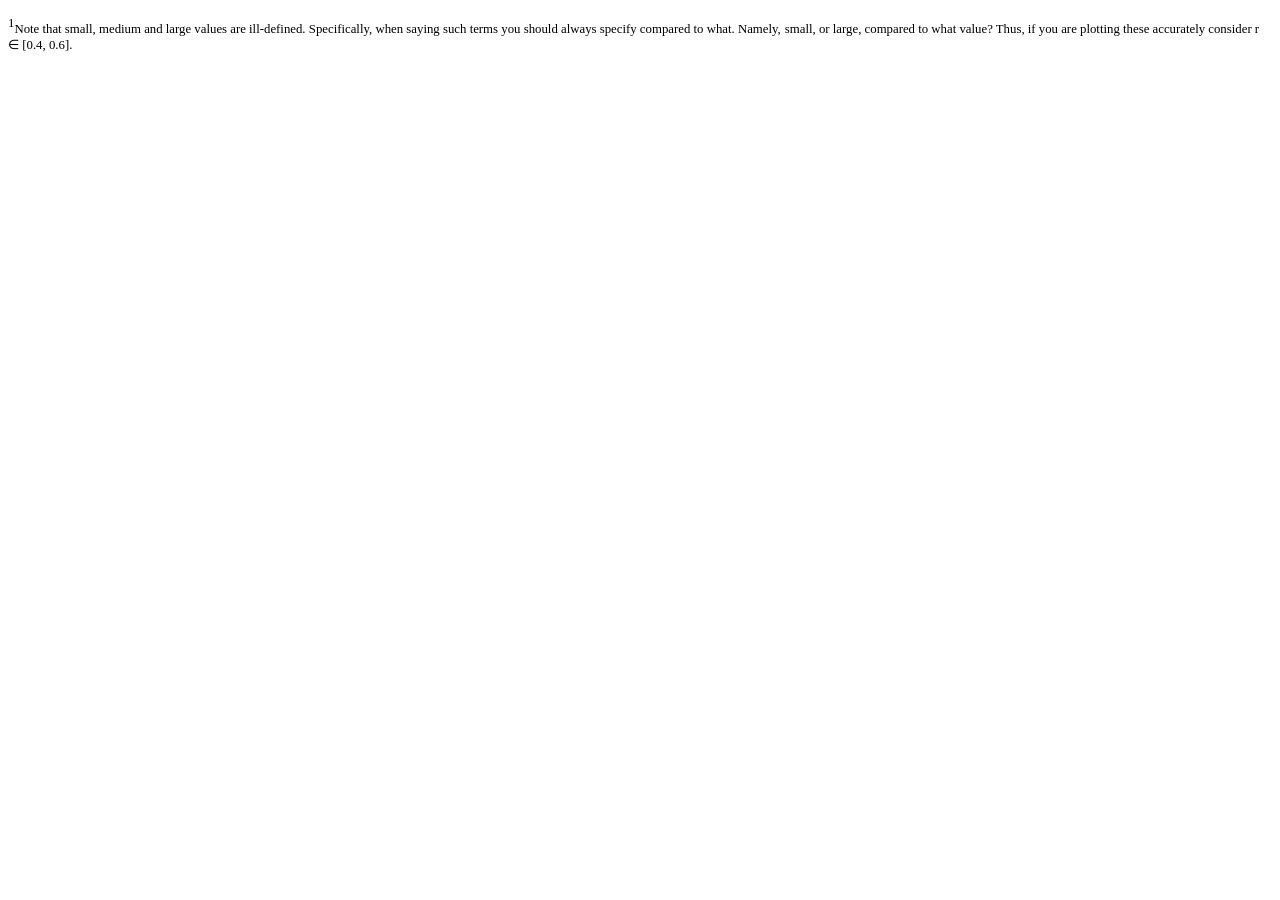
<file: Problem_sheets/Q3/Sheet_32.html>
<?xml version="1.0" encoding="iso-8859-1" ?> 
<!DOCTYPE html PUBLIC "-//W3C//DTD XHTML 1.0 Transitional//EN" 
  "http://www.w3.org/TR/xhtml1/DTD/xhtml1-transitional.dtd">  
<!--http://www.w3.org/TR/xhtml1/DTD/xhtml1-transitional.dtd-->  
<html xmlns="http://www.w3.org/1999/xhtml"  
> 
<head><title></title> 
<meta http-equiv="Content-Type" content="text/html; charset=iso-8859-1" /> 
<meta name="generator" content="TeX4ht (http://www.tug.org/tex4ht/)" /> 
<meta name="originator" content="TeX4ht (http://www.tug.org/tex4ht/)" /> 
<!-- html,xhtml --> 
<meta name="src" content="Sheet_3.tex" /> 
<link rel="stylesheet" type="text/css" href="Sheet_3.css" /> 
</head><body 
>
  <div class="footnote-text">
  <!--l. 319--><p class="noindent" ><span class="footnote-mark"><a 
 id="fn1x0">   <sup class="textsuperscript">1</sup></a></span><span 
class="ec-lmr-8">Note that small, medium and large values are ill-defined. Specifically, when saying such terms you should always specify compared to what. Namely,</span>
  <span 
class="ec-lmr-8">small, or large, compared to what value? Thus, if you are plotting these accurately consider </span><span 
class="lmmi-8">r </span><span 
class="lmsy8-">&#x2208; </span><span 
class="rm-lmr-8">[0</span><span 
class="lmmi-8">.</span><span 
class="rm-lmr-8">4</span><span 
class="lmmi-8">, </span><span 
class="rm-lmr-8">0</span><span 
class="lmmi-8">.</span><span 
class="rm-lmr-8">6]</span><span 
class="ec-lmr-8">.</span></p></div><div id="disqus_thread"></div><script>var disqus_config = function () {this.page.url = thomaswoolley.co.uk;};(function() {var d = document, s = d.createElement('script');s.src = 'https://lecturing.disqus.com/embed.js';s.setAttribute('data-timestamp', +new Date());(d.head || d.body).appendChild(s);})();</script><noscript>Please enable JavaScript to view the <a href="https://disqus.com/?ref_noscript" rel="nofollow"> comments powered by Disqus. </a></noscript> 
</body></html>
</file>
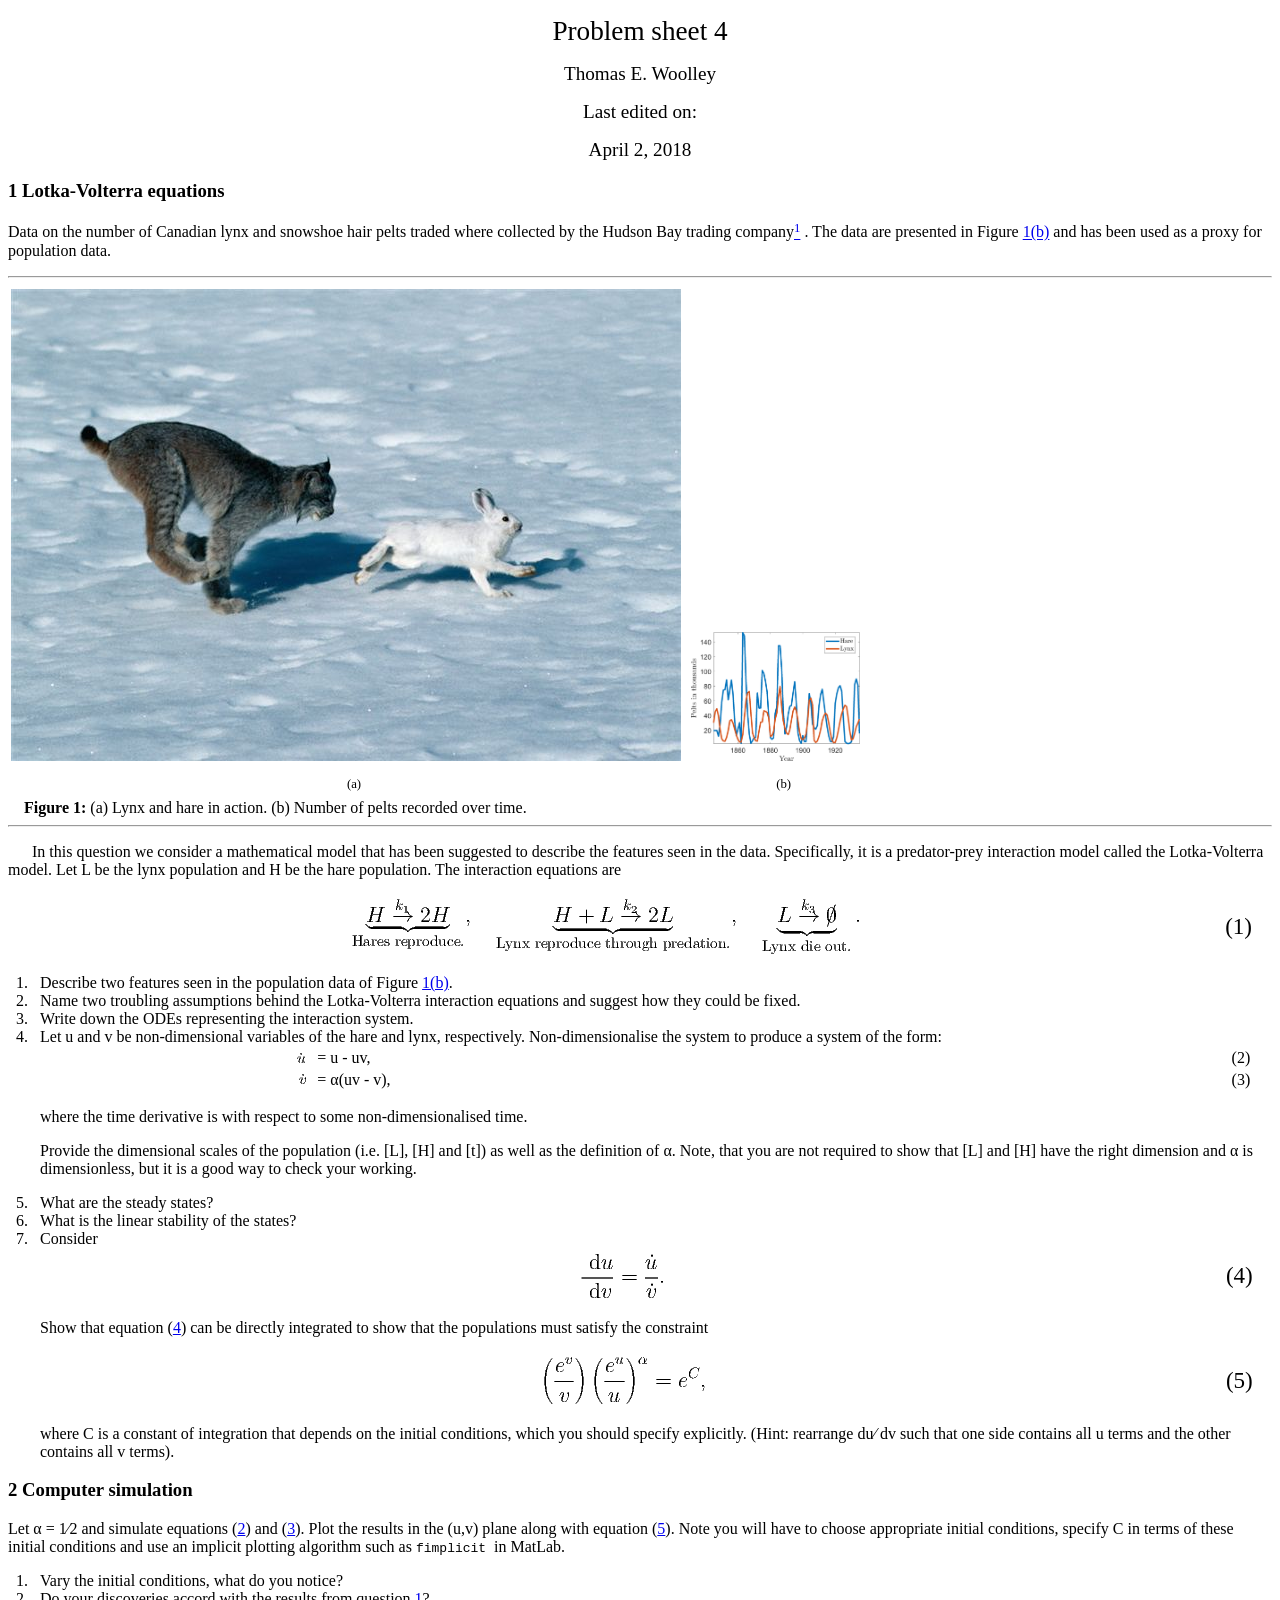
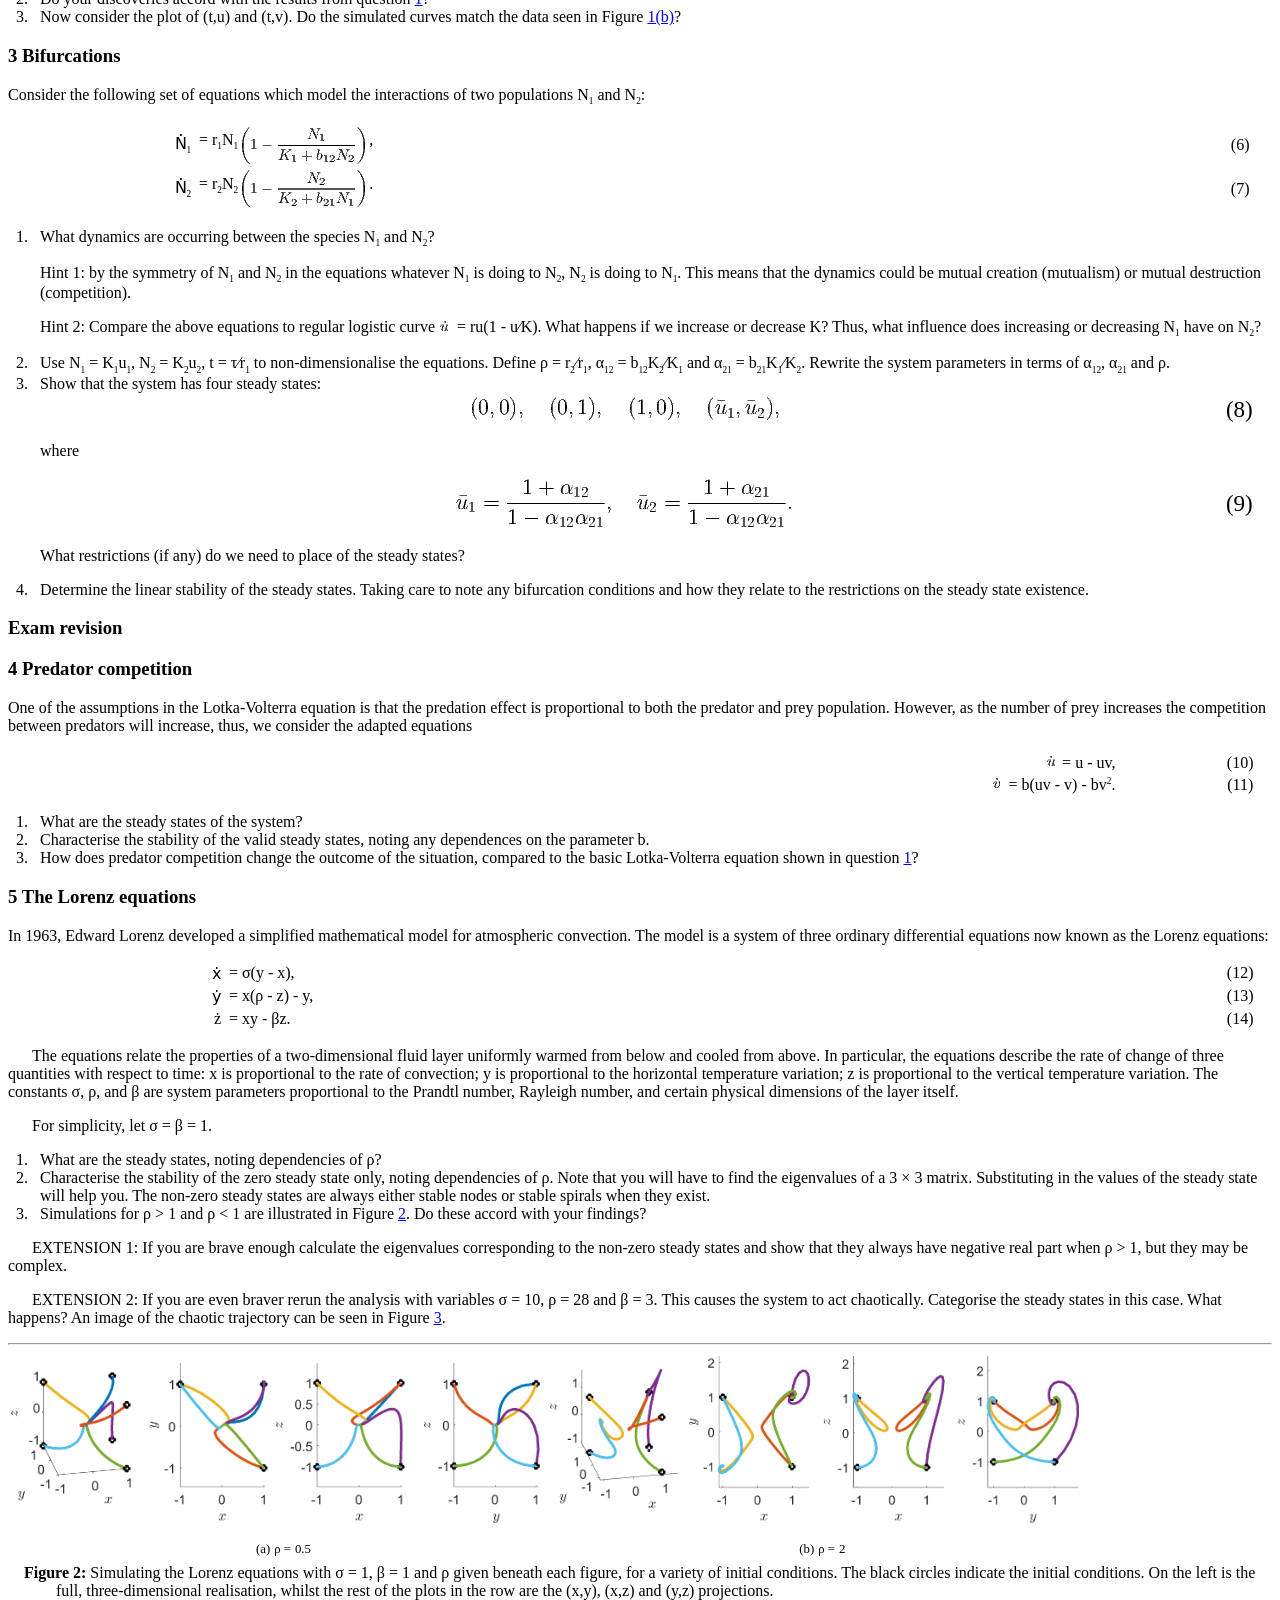
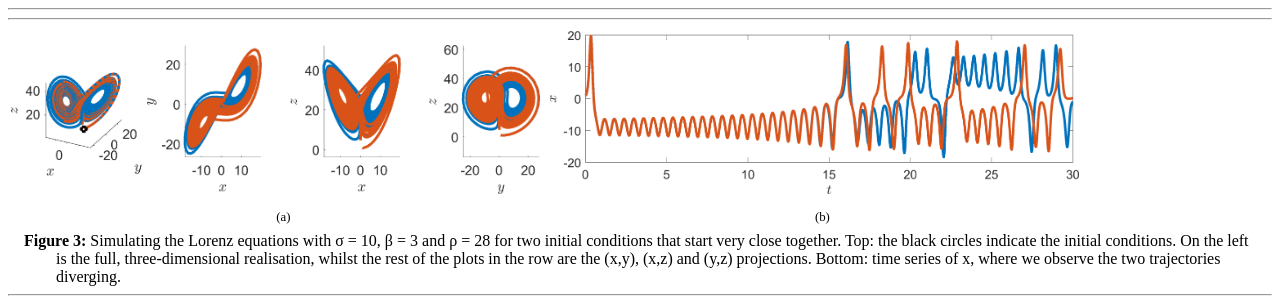
<file: Problem_sheets/Q4/Sheet_4.html>
<?xml version="1.0" encoding="iso-8859-1" ?> 
<!DOCTYPE html PUBLIC "-//W3C//DTD XHTML 1.0 Transitional//EN" 
  "http://www.w3.org/TR/xhtml1/DTD/xhtml1-transitional.dtd">  
<!--http://www.w3.org/TR/xhtml1/DTD/xhtml1-transitional.dtd-->  
<html xmlns="http://www.w3.org/1999/xhtml"  
> 
<head><title></title> 
<meta http-equiv="Content-Type" content="text/html; charset=iso-8859-1" /> 
<meta name="generator" content="TeX4ht (http://www.tug.org/tex4ht/)" /> 
<meta name="originator" content="TeX4ht (http://www.tug.org/tex4ht/)" /> 
<!-- html,xhtml --> 
<meta name="src" content="Sheet_4.tex" /> 
<link rel="stylesheet" type="text/css" href="Sheet_4.css" /> 
</head><body 
>
<!--l. 123--><p class="noindent" >
                                                                                                     
                                                                                                     
</p><!--l. 123--><p class="indent" >
                                                                                                     
                                                                                                     
</p>
<div class="center" 
>
<!--l. 123--><p class="noindent" >
</p><!--l. 123--><p class="noindent" ><span 
class="ec-lmr-17">Problem sheet 4</span>
</p>
<div class="tabular"> <table id="TBL-1" class="tabular" 
cellspacing="0" cellpadding="0"  
><colgroup id="TBL-1-1g"><col 
id="TBL-1-1" /></colgroup><tr  
 style="vertical-align:baseline;" id="TBL-1-1-"><td  style="white-space:nowrap; text-align:center;" id="TBL-1-1-1"  
class="td11"> <span 
class="ec-lmr-12">Thomas E. Woolley  </span></td>
</tr><tr 
class="vspace" style="font-size:9.99756pt"><td 
>&nbsp;</td></tr><tr  
 style="vertical-align:baseline;" id="TBL-1-2-"><td  style="white-space:nowrap; text-align:center;" id="TBL-1-2-1"  
class="td11">   <span 
class="ec-lmr-12">Last edited on:     </span></td></tr></table></div>
<!--l. 123--><p class="noindent" ><span 
class="ec-lmr-12">April 2, 2018</span></p></div>
   <h3 class="sectionHead"><span class="titlemark">1   </span> <a 
 id="x1-10001"></a>Lotka-Volterra equations</h3>
<!--l. 125--><p class="noindent" >Data on the number of Canadian lynx and snowshoe hair pelts traded where collected by the Hudson Bay trading
company<span class="footnote-mark"><a 
href="Sheet_42.html#fn1x0"><sup class="textsuperscript">1</sup></a></span><a 
 id="x1-1001f1"></a> .
The data are presented in Figure <a 
href="#x1-1003r2">1(b)<!--tex4ht:ref: Lynx_hare --></a> and has been used as a proxy for population data. </p><hr class="figure" /><div class="figure" 
>
                                                                                                     
                                                                                                     
<a 
 id="x1-10041"></a>
                                                                                                     
                                                                                                     
<a 
 id="x1-1002r1"></a>
<div class="subfigure"><table><tr><td style="text-align:left"><img 
src="../../Pictures/Lynx_chasing_hare.jpeg" alt="PIC"  
 />
 <div class="subfigcaption"><span 
class="ec-lmr-8">(a) </span></div> </td></tr></table></div> <a 
 id="x1-1003r2"></a><div class="subfigure"><table><tr><td style="text-align:left"><img 
src="../../Pictures/Lynx_hare.png" alt="pict"  
 width="169.2736pt"  />
<div class="subfigcaption"><span 
class="ec-lmr-8">(b) </span></div></td></tr></table></div>
<br /> <div class="caption" 
><span class="id">Figure&#x00A0;1: </span><span  
class="content">(a) Lynx and hare in action. (b) Number of pelts recorded over time.</span></div><!--tex4ht:label?: x1-10041 -->
                                                                                                     
                                                                                                     
   </div><hr class="endfigure" />
<!--l. 132--><p class="indent" >   In this question we consider a mathematical model that has been suggested to describe the features seen in the data.
Specifically, it is a predator-prey interaction model called the Lotka-Volterra model. Let <span 
class="lmmi-10">L </span>be the lynx population and <span 
class="lmmi-10">H </span>be the
hare population. The interaction equations are
</p>
   <table 
class="equation"><tr><td><a 
 id="x1-1005r1"></a>
   <center class="math-display" >
<img 
src="Sheet_40x.png" alt=" H   k&#x2192;1 2H    ,          H  + L  k&#x2192;2  2L        ,     L &#x2192;k3 &#x2215;0  .
 &#x25DF;----&#x25DD;&#x25DC;---&#x25DE;             &#x25DF;-----&#x25DD;&#x25DC;------&#x25DE;             &#x25DF;--&#x25DD;&#x25DC;--&#x25DE;
Hares reproduce.   Lynx reproduce through predation.  Lynx die out.
" class="math-display"  /></center></td><td class="equation-label"><span 
class="ec-lmr-12x-x-120">(1)</span></td></tr></table>
<!--l. 135--><p class="nopar" >
     </p><dl class="enumerate"><dt class="enumerate">
  1. </dt><dd 
class="enumerate">Describe two features seen in the population data of Figure <a 
href="#x1-1003r2">1(b)<!--tex4ht:ref: Lynx_hare --></a>.
     </dd><dt class="enumerate">
  2. </dt><dd 
class="enumerate">Name two troubling assumptions behind the Lotka-Volterra interaction equations and suggest how they could be
     fixed.
     </dd><dt class="enumerate">
  3. </dt><dd 
class="enumerate">Write down the ODEs representing the interaction system.
     </dd><dt class="enumerate">
  4. </dt><dd 
class="enumerate">Let <span 
class="lmmi-10">u </span>and <span 
class="lmmi-10">v </span>be non-dimensional variables of the hare and lynx, respectively. Non-dimensionalise the system to produce a
     system of the form:
     <table 
class="align">
                                                                  <tr><td 
class="align-odd"><img 
src="Sheet_41x.png" alt="&#x02D9;u"  class="dot"  /></td>                                                        <td 
class="align-even"> <span 
class="rm-lmr-10">= </span><span 
class="lmmi-10">u </span><span 
class="lmsy-10">- </span><span 
class="lmmi-10">uv,</span></td>                                                                                                                   <td 
class="align-label"><a 
 id="x1-1010r2"></a>(2)
                                                                  </td></tr><tr><td 
class="align-odd"><img 
src="Sheet_42x.png" alt="&#x02D9;v"  class="dot"  /></td>                                                        <td 
class="align-even"> <span 
class="rm-lmr-10">= </span><span 
class="lmmi-10">&#x03B1;</span><span 
class="rm-lmr-10">(</span><span 
class="lmmi-10">uv </span><span 
class="lmsy-10">- </span><span 
class="lmmi-10">v</span><span 
class="rm-lmr-10">)</span><span 
class="lmmi-10">,</span></td>                                                                                                                <td 
class="align-label"><a 
 id="x1-1011r3"></a>(3)                                                                  </td></tr></table>
                                                                                                     
                                                                                                     
     <!--l. 145--><p class="noindent" >where the time derivative is with respect to some non-dimensionalised time.
     </p><!--l. 147--><p class="noindent" >Provide the dimensional scales of the population (i.e. <span 
class="rm-lmr-10">[</span><span 
class="lmmi-10">L</span><span 
class="rm-lmr-10">]</span>, <span 
class="rm-lmr-10">[</span><span 
class="lmmi-10">H</span><span 
class="rm-lmr-10">] </span>and <span 
class="rm-lmr-10">[</span><span 
class="lmmi-10">t</span><span 
class="rm-lmr-10">]</span>) as well as the definition of <span 
class="lmmi-10">&#x03B1;</span>. Note, that you are not
     required to show that <span 
class="rm-lmr-10">[</span><span 
class="lmmi-10">L</span><span 
class="rm-lmr-10">] </span>and <span 
class="rm-lmr-10">[</span><span 
class="lmmi-10">H</span><span 
class="rm-lmr-10">] </span>have the right dimension and <span 
class="lmmi-10">&#x03B1; </span>is dimensionless, but it is a good way to check your
     working.
     </p></dd><dt class="enumerate">
  5. </dt><dd 
class="enumerate">What are the steady states?
     </dd><dt class="enumerate">
  6. </dt><dd 
class="enumerate">What is the linear stability of the states?
     </dd><dt class="enumerate">
  7. </dt><dd 
class="enumerate">Consider
     <table 
class="equation"><tr><td><a 
 id="x1-1015r4"></a>
     <center class="math-display" >
     <img 
src="Sheet_43x.png" alt="-du-    &#x02D9;u-
 dv  =  &#x02D9;v .
     " class="math-display"  /></center></td><td class="equation-label"><span 
class="ec-lmr-12x-x-120">(4)</span></td></tr></table>
     <!--l. 153--><p class="nopar" >
     Show that equation (<a 
href="#x1-1015r4">4<!--tex4ht:ref: LV_solvable --></a>) can be directly integrated to show that the populations must satisfy the constraint
</p>
     <table 
class="equation"><tr><td><a 
 id="x1-1016r5"></a>
     <center class="math-display" >
     <img 
src="Sheet_44x.png" alt="(   ) (   )
  ev-   eu- &#x03B1;     C
              =  e  ,
  v     u
     " class="math-display"  /></center></td><td class="equation-label"><span 
class="ec-lmr-12x-x-120">(5)</span></td></tr></table>
     <!--l. 157--><p class="nopar" >
     where <span 
class="lmmi-10">C </span>is a constant of integration that depends on the initial conditions, which you should specify explicitly. (Hint:
     rearrange  d<span 
class="lmmi-10">u&#x2215;</span> d<span 
class="lmmi-10">v </span>such that one side contains all <span 
class="lmmi-10">u </span>terms and the other contains all <span 
class="lmmi-10">v </span>terms).</p></dd></dl>
                                                                                                     
                                                                                                     
   <h3 class="sectionHead"><span class="titlemark">2   </span> <a 
 id="x1-20002"></a>Computer simulation</h3>
<!--l. 236--><p class="noindent" >Let <span 
class="lmmi-10">&#x03B1; </span><span 
class="rm-lmr-10">= 1</span><span 
class="lmmi-10">&#x2215;</span><span 
class="rm-lmr-10">2 </span>and simulate equations (<a 
href="#x1-1010r2">2<!--tex4ht:ref: LV1 --></a>) and (<a 
href="#x1-1011r3">3<!--tex4ht:ref: LV2 --></a>). Plot the results in the <span 
class="rm-lmr-10">(</span><span 
class="lmmi-10">u,v</span><span 
class="rm-lmr-10">) </span>plane along with equation (<a 
href="#x1-1016r5">5<!--tex4ht:ref: LV_conserved --></a>). Note you will have to
choose appropriate initial conditions, specify <span 
class="lmmi-10">C </span>in terms of these initial conditions and use an implicit plotting algorithm such as
<span 
class="ec-lmtt-10">fimplicit </span>in MatLab.
     </p><dl class="enumerate"><dt class="enumerate">
  1. </dt><dd 
class="enumerate">Vary the initial conditions, what do you notice?
     </dd><dt class="enumerate">
  2. </dt><dd 
class="enumerate">Do your discoveries accord with the results from question <a 
href="#x1-10001">1<!--tex4ht:ref: Lotka-Volterra equations --></a>?
     </dd><dt class="enumerate">
  3. </dt><dd 
class="enumerate">Now consider the plot of <span 
class="rm-lmr-10">(</span><span 
class="lmmi-10">t,u</span><span 
class="rm-lmr-10">) </span>and <span 
class="rm-lmr-10">(</span><span 
class="lmmi-10">t,v</span><span 
class="rm-lmr-10">)</span>. Do the simulated curves match the data seen in Figure <a 
href="#x1-1003r2">1(b)<!--tex4ht:ref: Lynx_hare --></a>?</dd></dl>
<!--l. 265--><p class="noindent" >
</p>
   <h3 class="sectionHead"><span class="titlemark">3   </span> <a 
 id="x1-30003"></a>Bifurcations</h3>
<!--l. 266--><p class="noindent" >Consider the following set of equations which model the interactions of two populations <span 
class="lmmi-10">N</span><sub><span 
class="rm-lmr-7">1</span></sub> and <span 
class="lmmi-10">N</span><sub><span 
class="rm-lmr-7">2</span></sub>:
</p><table 
class="align">
                                     <tr><td 
class="align-odd"><span 
class="lmmi-10">&#x1E44;</span><sub><span 
class="rm-lmr-7">1</span></sub></td>                                     <td 
class="align-even"> <span 
class="rm-lmr-10">= </span><span 
class="lmmi-10">r</span><sub><span 
class="rm-lmr-7">1</span></sub><span 
class="lmmi-10">N</span><sub><span 
class="rm-lmr-7">1</span></sub><img 
src="Sheet_45x.png" alt="(              )
 1 - ---N1-----
     K1 + b12N2"  class="left" align="middle" /><span 
class="lmmi-10">,</span></td>                                                                          <td 
class="align-label"><a 
 id="x1-3001r6"></a>(6)
                                     </td></tr><tr><td 
class="align-odd"><span 
class="lmmi-10">&#x1E44;</span><sub><span 
class="rm-lmr-7">2</span></sub></td>                                     <td 
class="align-even"> <span 
class="rm-lmr-10">= </span><span 
class="lmmi-10">r</span><sub><span 
class="rm-lmr-7">2</span></sub><span 
class="lmmi-10">N</span><sub><span 
class="rm-lmr-7">2</span></sub><img 
src="Sheet_46x.png" alt="(              )
     ---N2-----
 1 - K2 + b21N1"  class="left" align="middle" /><span 
class="lmmi-10">.</span></td>                                                                          <td 
class="align-label"><a 
 id="x1-3002r7"></a>(7)                                     </td></tr></table>
<!--l. 272--><p class="indent" >
     </p><dl class="enumerate"><dt class="enumerate">
  1. </dt><dd 
class="enumerate">What dynamics are occurring between the species <span 
class="lmmi-10">N</span><sub><span 
class="rm-lmr-7">1</span></sub> and <span 
class="lmmi-10">N</span><sub><span 
class="rm-lmr-7">2</span></sub>?
     <!--l. 274--><p class="noindent" >Hint 1: by the symmetry of <span 
class="lmmi-10">N</span><sub><span 
class="rm-lmr-7">1</span></sub> and <span 
class="lmmi-10">N</span><sub><span 
class="rm-lmr-7">2</span></sub> in the equations whatever <span 
class="lmmi-10">N</span><sub><span 
class="rm-lmr-7">1</span></sub> is doing to <span 
class="lmmi-10">N</span><sub><span 
class="rm-lmr-7">2</span></sub>, <span 
class="lmmi-10">N</span><sub><span 
class="rm-lmr-7">2</span></sub> is doing to <span 
class="lmmi-10">N</span><sub><span 
class="rm-lmr-7">1</span></sub>. This means
     that the dynamics could be mutual creation (mutualism) or mutual destruction (competition).
     </p><!--l. 276--><p class="noindent" >Hint 2: Compare the above equations to regular logistic curve <img 
src="Sheet_47x.png" alt="u&#x02D9;"  class="dot"  /> <span 
class="rm-lmr-10">= </span><span 
class="lmmi-10">ru</span><span 
class="rm-lmr-10">(1 </span><span 
class="lmsy-10">- </span><span 
class="lmmi-10">u&#x2215;K</span><span 
class="rm-lmr-10">)</span>. What happens if we increase or
     decrease <span 
class="lmmi-10">K</span>? Thus, what influence does increasing or decreasing <span 
class="lmmi-10">N</span><sub><span 
class="rm-lmr-7">1</span></sub> have on <span 
class="lmmi-10">N</span><sub><span 
class="rm-lmr-7">2</span></sub>?
     </p></dd><dt class="enumerate">
  2. </dt><dd 
class="enumerate">Use <span 
class="lmmi-10">N</span><sub><span 
class="rm-lmr-7">1</span></sub> <span 
class="rm-lmr-10">= </span><span 
class="lmmi-10">K</span><sub><span 
class="rm-lmr-7">1</span></sub><span 
class="lmmi-10">u</span><sub><span 
class="rm-lmr-7">1</span></sub>, <span 
class="lmmi-10">N</span><sub><span 
class="rm-lmr-7">2</span></sub> <span 
class="rm-lmr-10">= </span><span 
class="lmmi-10">K</span><sub><span 
class="rm-lmr-7">2</span></sub><span 
class="lmmi-10">u</span><sub><span 
class="rm-lmr-7">2</span></sub>, <span 
class="lmmi-10">t </span><span 
class="rm-lmr-10">= </span><span 
class="lmmi-10">&#x03C4;&#x2215;r</span><sub><span 
class="rm-lmr-7">1</span></sub> to non-dimensionalise the equations. Define <span 
class="lmmi-10">&#x03C1; </span><span 
class="rm-lmr-10">= </span><span 
class="lmmi-10">r</span><sub><span 
class="rm-lmr-7">2</span></sub><span 
class="lmmi-10">&#x2215;r</span><sub><span 
class="rm-lmr-7">1</span></sub>, <span 
class="lmmi-10">&#x03B1;</span><sub><span 
class="rm-lmr-7">12</span></sub> <span 
class="rm-lmr-10">= </span><span 
class="lmmi-10">b</span><sub><span 
class="rm-lmr-7">12</span></sub><span 
class="lmmi-10">K</span><sub><span 
class="rm-lmr-7">2</span></sub><span 
class="lmmi-10">&#x2215;K</span><sub><span 
class="rm-lmr-7">1</span></sub> and
     <span 
class="lmmi-10">&#x03B1;</span><sub><span 
class="rm-lmr-7">21</span></sub> <span 
class="rm-lmr-10">= </span><span 
class="lmmi-10">b</span><sub><span 
class="rm-lmr-7">21</span></sub><span 
class="lmmi-10">K</span><sub><span 
class="rm-lmr-7">1</span></sub><span 
class="lmmi-10">&#x2215;K</span><sub><span 
class="rm-lmr-7">2</span></sub>. Rewrite the system parameters in terms of <span 
class="lmmi-10">&#x03B1;</span><sub><span 
class="rm-lmr-7">12</span></sub>, <span 
class="lmmi-10">&#x03B1;</span><sub><span 
class="rm-lmr-7">21</span></sub> and <span 
class="lmmi-10">&#x03C1;</span>.
                                                                                                     
                                                                                                     
     </dd><dt class="enumerate">
  3. </dt><dd 
class="enumerate">Show that the system has four steady states:
     <table 
class="equation"><tr><td><a 
 id="x1-3006r8"></a>
     <center class="math-display" >
     <img 
src="Sheet_48x.png" alt="(0, 0),   (0, 1),   (1, 0),   (�u1, �u2),
     " class="math-display"  /></center></td><td class="equation-label"><span 
class="ec-lmr-12x-x-120">(8)</span></td></tr></table>
     <!--l. 283--><p class="nopar" >
     where
</p>
     <table 
class="equation"><tr><td><a 
 id="x1-3007r9"></a>
     <center class="math-display" >
     <img 
src="Sheet_49x.png" alt="      --1-+--&#x03B1;12---          --1-+--&#x03B1;21---
�u1 =  1 -  &#x03B1;   &#x03B1;   ,   �u2 =  1 -  &#x03B1;   &#x03B1;  .
             12  21                 12  21
     " class="math-display"  /></center></td><td class="equation-label"><span 
class="ec-lmr-12x-x-120">(9)</span></td></tr></table>
     <!--l. 287--><p class="nopar" >
     What restrictions (if any) do we need to place of the steady states?
     </p></dd><dt class="enumerate">
  4. </dt><dd 
class="enumerate">Determine the linear stability of the steady states. Taking care to note any bifurcation conditions and how they relate to the
     restrictions on the steady state existence.</dd></dl>
<!--l. 346--><p class="noindent" >
</p>
   <h3 class="likesectionHead"><a 
 id="x1-40003"></a>Exam revision</h3>
                                                                                                     
                                                                                                     
<!--l. 347--><p class="noindent" >
</p>
   <h3 class="sectionHead"><span class="titlemark">4   </span> <a 
 id="x1-50004"></a>Predator competition</h3>
<!--l. 348--><p class="noindent" >One of the assumptions in the Lotka-Volterra equation is that the predation effect is proportional to both the predator and prey
population. However, as the number of prey increases the competition between predators will increase, thus, we consider the
adapted equations
</p><table 
class="align">
                                          <tr><td 
class="align-odd"><img 
src="Sheet_410x.png" alt="u&#x02D9;"  class="dot"  /> <span 
class="rm-lmr-10">= </span><span 
class="lmmi-10">u </span><span 
class="lmsy-10">- </span><span 
class="lmmi-10">uv,</span></td>                                                 <td 
class="align-even"></td>                                          <td 
class="align-label"><a 
 id="x1-5001r10"></a>(10)
                                          </td></tr><tr><td 
class="align-odd"><img 
src="Sheet_411x.png" alt="v&#x02D9;"  class="dot"  /> <span 
class="rm-lmr-10">= </span><span 
class="lmmi-10">b</span><span 
class="rm-lmr-10">(</span><span 
class="lmmi-10">uv </span><span 
class="lmsy-10">- </span><span 
class="lmmi-10">v</span><span 
class="rm-lmr-10">) </span><span 
class="lmsy-10">- </span><span 
class="lmmi-10">bv</span><sup><span 
class="rm-lmr-7">2</span></sup><span 
class="lmmi-10">.</span></td>                                          <td 
class="align-even"></td>                                          <td 
class="align-label"><a 
 id="x1-5002r11"></a>(11)                                          </td></tr></table>
<!--l. 354--><p class="indent" >
     </p><dl class="enumerate"><dt class="enumerate">
  1. </dt><dd 
class="enumerate">What are the steady states of the system?
     </dd><dt class="enumerate">
  2. </dt><dd 
class="enumerate">Characterise the stability of the valid steady states, noting any dependences on the parameter <span 
class="lmmi-10">b</span>.
     </dd><dt class="enumerate">
  3. </dt><dd 
class="enumerate">How does predator competition change the outcome of the situation, compared to the basic Lotka-Volterra equation
     shown in question <a 
href="#x1-10001">1<!--tex4ht:ref: Lotka-Volterra equations --></a>?</dd></dl>
<!--l. 394--><p class="noindent" >
</p>
   <h3 class="sectionHead"><span class="titlemark">5   </span> <a 
 id="x1-60005"></a>The Lorenz equations</h3>
<!--l. 395--><p class="noindent" >In 1963, Edward Lorenz developed a simplified mathematical model for atmospheric convection. The model is a system of three
ordinary differential equations now known as the Lorenz equations:
                                                                                                     
                                                                                                     
</p><table 
class="align">
                                           <tr><td 
class="align-odd"><span 
class="lmmi-10">&#x1E8B;</span></td>                                           <td 
class="align-even"> <span 
class="rm-lmr-10">= </span><span 
class="lmmi-10">&#x03C3;</span><span 
class="rm-lmr-10">(</span><span 
class="lmmi-10">y </span><span 
class="lmsy-10">- </span><span 
class="lmmi-10">x</span><span 
class="rm-lmr-10">)</span><span 
class="lmmi-10">,</span></td>                                                                                         <td 
class="align-label"><a 
 id="x1-6001r12"></a>(12)
                                           </td></tr><tr><td 
class="align-odd"><span 
class="lmmi-10">&#x1E8F;</span></td>                                           <td 
class="align-even"> <span 
class="rm-lmr-10">= </span><span 
class="lmmi-10">x</span><span 
class="rm-lmr-10">(</span><span 
class="lmmi-10">&#x03C1; </span><span 
class="lmsy-10">- </span><span 
class="lmmi-10">z</span><span 
class="rm-lmr-10">) </span><span 
class="lmsy-10">- </span><span 
class="lmmi-10">y,</span></td>                                                                                      <td 
class="align-label"><a 
 id="x1-6002r13"></a>(13)
                                           </td></tr><tr><td 
class="align-odd"><span 
class="lmmi-10">&#380;</span></td>                                           <td 
class="align-even"> <span 
class="rm-lmr-10">= </span><span 
class="lmmi-10">xy </span><span 
class="lmsy-10">- </span><span 
class="lmmi-10">&#x03B2;z.</span></td>                                                                                          <td 
class="align-label"><a 
 id="x1-6003r14"></a>(14)                                           </td></tr></table>
<!--l. 401--><p class="indent" >   The equations relate the properties of a two-dimensional fluid layer uniformly warmed from below and cooled from above. In
particular, the equations describe the rate of change of three quantities with respect to time: <span 
class="lmmi-10">x </span>is proportional to the rate of
convection; <span 
class="lmmi-10">y </span>is proportional to the horizontal temperature variation; <span 
class="lmmi-10">z </span>is proportional to the vertical temperature variation. The
constants <span 
class="lmmi-10">&#x03C3;</span>, <span 
class="lmmi-10">&#x03C1;</span>, and <span 
class="lmmi-10">&#x03B2; </span>are system parameters proportional to the Prandtl number, Rayleigh number, and certain physical
dimensions of the layer itself.
</p><!--l. 403--><p class="indent" >   For simplicity, let <span 
class="lmmi-10">&#x03C3; </span><span 
class="rm-lmr-10">= </span><span 
class="lmmi-10">&#x03B2; </span><span 
class="rm-lmr-10">= 1</span>.
     </p><dl class="enumerate"><dt class="enumerate">
  1. </dt><dd 
class="enumerate">What are the steady states, noting dependencies of <span 
class="lmmi-10">&#x03C1;</span>?
     </dd><dt class="enumerate">
  2. </dt><dd 
class="enumerate">Characterise the stability of the zero steady state only, noting dependencies of <span 
class="lmmi-10">&#x03C1;</span>. Note that you will have to find
     the eigenvalues of a <span 
class="rm-lmr-10">3 </span><span 
class="lmsy-10">&#x00D7; </span><span 
class="rm-lmr-10">3 </span>matrix. Substituting in the values of the steady state will help you. The non-zero steady
     states are always either stable nodes or stable spirals when they exist.
     </dd><dt class="enumerate">
  3. </dt><dd 
class="enumerate">Simulations for <span 
class="lmmi-10">&#x03C1; &#x003E; </span><span 
class="rm-lmr-10">1 </span>and <span 
class="lmmi-10">&#x03C1; &#x003C; </span><span 
class="rm-lmr-10">1 </span>are illustrated in Figure <a 
href="#x1-60092">2<!--tex4ht:ref: Lorenz_stable --></a>. Do these accord with your findings?</dd></dl>
<!--l. 410--><p class="indent" >   EXTENSION 1: If you are brave enough calculate the eigenvalues corresponding to the non-zero steady states and show that
they always have negative real part when <span 
class="lmmi-10">&#x03C1; &#x003E; </span><span 
class="rm-lmr-10">1</span>, but they may be complex.
</p><!--l. 412--><p class="indent" >   EXTENSION 2: If you are even braver rerun the analysis with variables <span 
class="lmmi-10">&#x03C3; </span><span 
class="rm-lmr-10">= 10</span>, <span 
class="lmmi-10">&#x03C1; </span><span 
class="rm-lmr-10">= 28 </span>and <span 
class="lmmi-10">&#x03B2; </span><span 
class="rm-lmr-10">= 3</span>. This causes the system to
act chaotically. Categorise the steady states in this case. What happens? An image of the chaotic trajectory can be seen in Figure
<a 
href="#x1-60123">3<!--tex4ht:ref: Lorenz_chaotic --></a>. </p><hr class="figure" /><div class="figure" 
>
                                                                                                     
                                                                                                     
<a 
 id="x1-60092"></a>
                                                                                                     
                                                                                                     
<a 
 id="x1-6007r1"></a>
<div class="subfigure"><table><tr><td style="text-align:left"><img 
src="../../Pictures/Lorenz_sims_rho_5.png" alt="pict"  
 width="528.93675pt"  />
<div class="subfigcaption"><span 
class="ec-lmr-8">(a)</span>
<span 
class="lmmi-8">&#x03C1;  </span><span 
class="rm-lmr-8">=</span>
<span 
class="rm-lmr-8">0</span><span 
class="lmmi-8">.</span><span 
class="rm-lmr-8">5</span></div> </td></tr></table></div> <a 
 id="x1-6008r2"></a><div class="subfigure"><table><tr><td style="text-align:left"><img 
src="../../Pictures/Lorenz_sims_rho_20.png" alt="pict"  
 width="528.93675pt"  />
<div class="subfigcaption"><span 
class="ec-lmr-8">(b)</span>
<span 
class="lmmi-8">&#x03C1;  </span><span 
class="rm-lmr-8">=</span>
<span 
class="rm-lmr-8">2</span></div>    </td></tr></table></div>
 <div class="caption" 
><span class="id">Figure&#x00A0;2: </span><span  
class="content"> Simulating the Lorenz equations with <span 
class="lmmi-10">&#x03C3; </span><span 
class="rm-lmr-10">= 1</span>, <span 
class="lmmi-10">&#x03B2; </span><span 
class="rm-lmr-10">= 1 </span>and <span 
class="lmmi-10">&#x03C1; </span>given beneath each figure, for a variety of initial
conditions. The black circles indicate the initial conditions. On the left is the full, three-dimensional realisation, whilst the
rest of the plots in the row are the <span 
class="rm-lmr-10">(</span><span 
class="lmmi-10">x,y</span><span 
class="rm-lmr-10">)</span>, <span 
class="rm-lmr-10">(</span><span 
class="lmmi-10">x,z</span><span 
class="rm-lmr-10">) </span>and <span 
class="rm-lmr-10">(</span><span 
class="lmmi-10">y,z</span><span 
class="rm-lmr-10">) </span>projections.</span></div><!--tex4ht:label?: x1-60092 -->
                                                                                                     
                                                                                                     
   </div><hr class="endfigure" />
   <hr class="figure" /><div class="figure" 
>
                                                                                                     
                                                                                                     
<a 
 id="x1-60123"></a>
                                                                                                     
                                                                                                     
<a 
 id="x1-6010r1"></a>
<div class="subfigure"><table><tr><td style="text-align:left"><img 
src="../../Pictures/Lorenz_sims_rho_280.png" alt="pict"  
 width="528.93675pt"  />
<div class="subfigcaption"><span 
class="ec-lmr-8">(a) </span></div></td></tr></table></div> <a 
 id="x1-6011r2"></a><div class="subfigure"><table><tr><td style="text-align:left"><img 
src="../../Pictures/Lorenz_chaos.png" alt="pict"  
 width="528.93675pt"  />
<div class="subfigcaption"><span 
class="ec-lmr-8">(b) </span></div></td></tr></table></div>
<br /> <div class="caption" 
><span class="id">Figure&#x00A0;3: </span><span  
class="content"> Simulating the Lorenz equations with <span 
class="lmmi-10">&#x03C3; </span><span 
class="rm-lmr-10">= 10</span>, <span 
class="lmmi-10">&#x03B2; </span><span 
class="rm-lmr-10">= 3 </span>and <span 
class="lmmi-10">&#x03C1; </span><span 
class="rm-lmr-10">= 28 </span>for two initial conditions that start very close
together. Top: the black circles indicate the initial conditions. On the left is the full, three-dimensional realisation, whilst
the rest of the plots in the row are the <span 
class="rm-lmr-10">(</span><span 
class="lmmi-10">x,y</span><span 
class="rm-lmr-10">)</span>, <span 
class="rm-lmr-10">(</span><span 
class="lmmi-10">x,z</span><span 
class="rm-lmr-10">) </span>and <span 
class="rm-lmr-10">(</span><span 
class="lmmi-10">y,z</span><span 
class="rm-lmr-10">) </span>projections. Bottom: time series of <span 
class="lmmi-10">x</span>, where we observe the
two trajectories diverging.</span></div><!--tex4ht:label?: x1-60123 -->
                                                                                                     
                                                                                                     
   </div><hr class="endfigure" />
   <div id="disqus_thread"></div><script>var disqus_config = function () {this.page.url = thomaswoolley.co.uk;};(function() {var d = document, s = d.createElement('script');s.src = 'https://lecturing.disqus.com/embed.js';s.setAttribute('data-timestamp', +new Date());(d.head || d.body).appendChild(s);})();</script><noscript>Please enable JavaScript to view the <a href="https://disqus.com/?ref_noscript" rel="nofollow"> comments powered by Disqus. </a></noscript> 
</body></html>
</file>
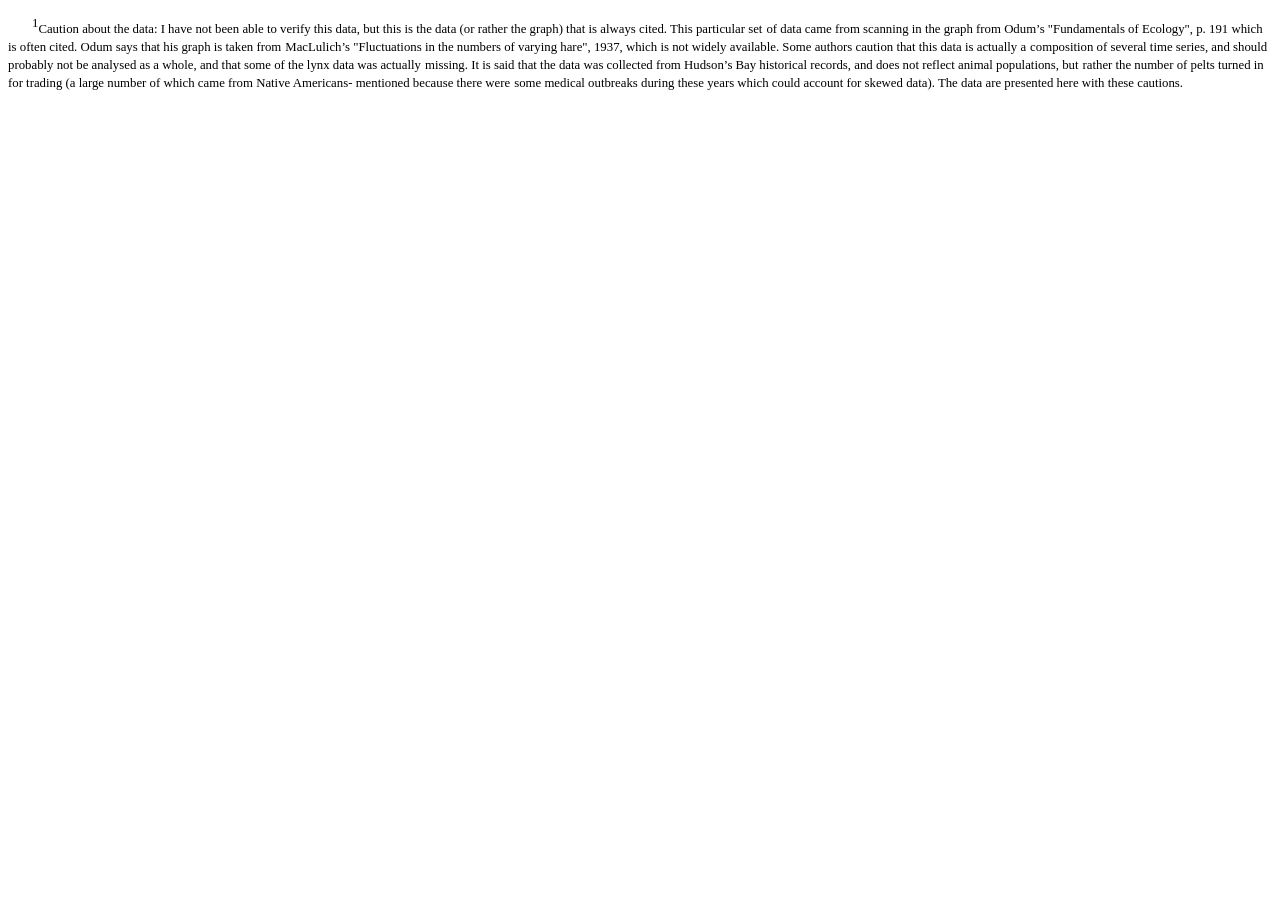
<file: Problem_sheets/Q4/Sheet_42.html>
<?xml version="1.0" encoding="iso-8859-1" ?> 
<!DOCTYPE html PUBLIC "-//W3C//DTD XHTML 1.0 Transitional//EN" 
  "http://www.w3.org/TR/xhtml1/DTD/xhtml1-transitional.dtd">  
<!--http://www.w3.org/TR/xhtml1/DTD/xhtml1-transitional.dtd-->  
<html xmlns="http://www.w3.org/1999/xhtml"  
> 
<head><title></title> 
<meta http-equiv="Content-Type" content="text/html; charset=iso-8859-1" /> 
<meta name="generator" content="TeX4ht (http://www.tug.org/tex4ht/)" /> 
<meta name="originator" content="TeX4ht (http://www.tug.org/tex4ht/)" /> 
<!-- html,xhtml --> 
<meta name="src" content="Sheet_4.tex" /> 
<link rel="stylesheet" type="text/css" href="Sheet_4.css" /> 
</head><body 
>
      <div class="footnote-text">
  <!--l. 125--><p class="indent" >     <span class="footnote-mark"><a 
 id="fn1x0">   <sup class="textsuperscript">1</sup></a></span><span 
class="ec-lmr-8">Caution about the data: I have not been able to verify this data, but this is the data (or rather the graph) that is always cited. This particular set</span>
  <span 
class="ec-lmr-8">of data came from scanning in the graph from Odum&#8217;s "Fundamentals of Ecology", p. 191 which is often cited. Odum says that his graph is taken from</span>
  <span 
class="ec-lmr-8">MacLulich&#8217;s "Fluctuations in the numbers of varying hare", 1937, which is not widely available. Some authors caution that this data is actually a</span>
  <span 
class="ec-lmr-8">composition of several time series, and should probably not be analysed as a whole, and that some of the lynx data was actually</span>
  <span 
class="ec-lmr-8">missing. It is said that the data was collected from Hudson&#8217;s Bay historical records, and does not reflect animal populations, but</span>
  <span 
class="ec-lmr-8">rather the number of pelts turned in for trading (a large number of which came from Native Americans- mentioned because there were</span>
  <span 
class="ec-lmr-8">some medical outbreaks during these years which could account for skewed data). The data are presented here with these cautions.</span>
  </p></div>
     <div id="disqus_thread"></div><script>var disqus_config = function () {this.page.url = thomaswoolley.co.uk;};(function() {var d = document, s = d.createElement('script');s.src = 'https://lecturing.disqus.com/embed.js';s.setAttribute('data-timestamp', +new Date());(d.head || d.body).appendChild(s);})();</script><noscript>Please enable JavaScript to view the <a href="https://disqus.com/?ref_noscript" rel="nofollow"> comments powered by Disqus. </a></noscript> 
</body></html>
</file>
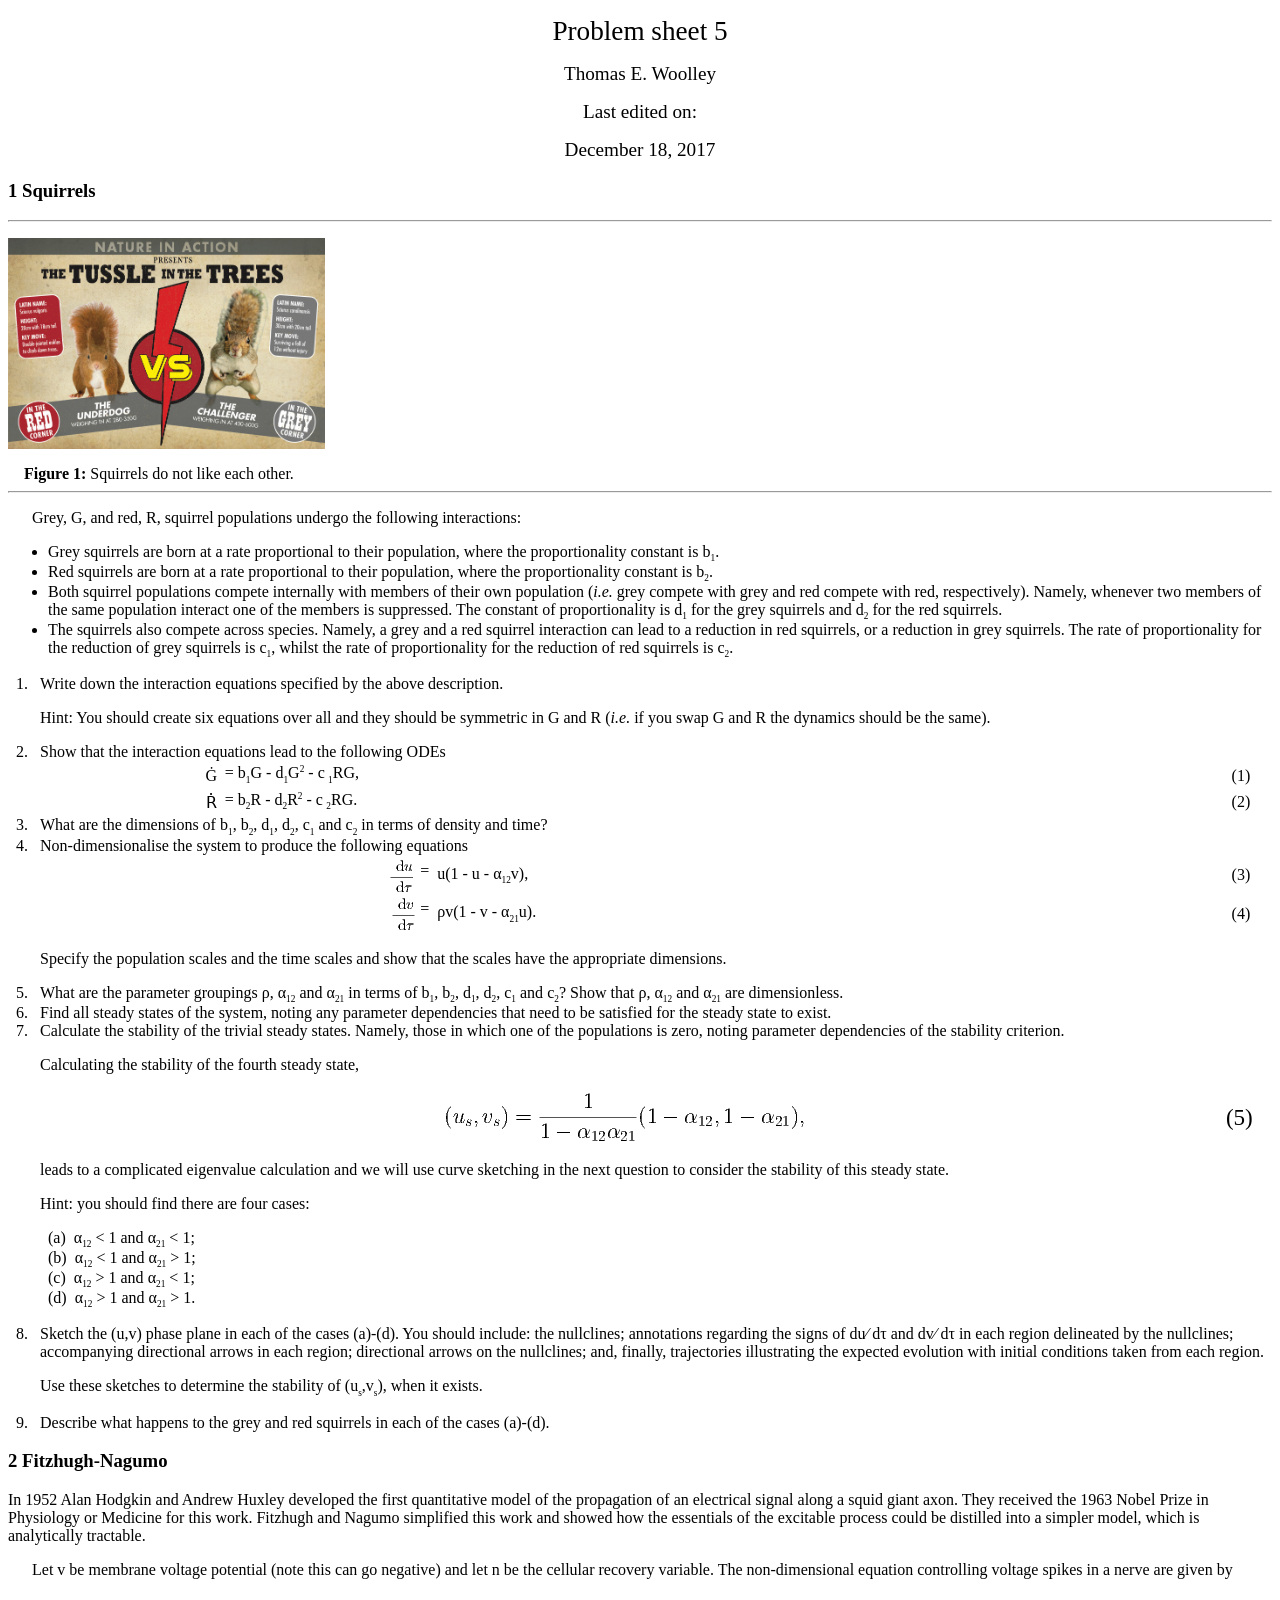
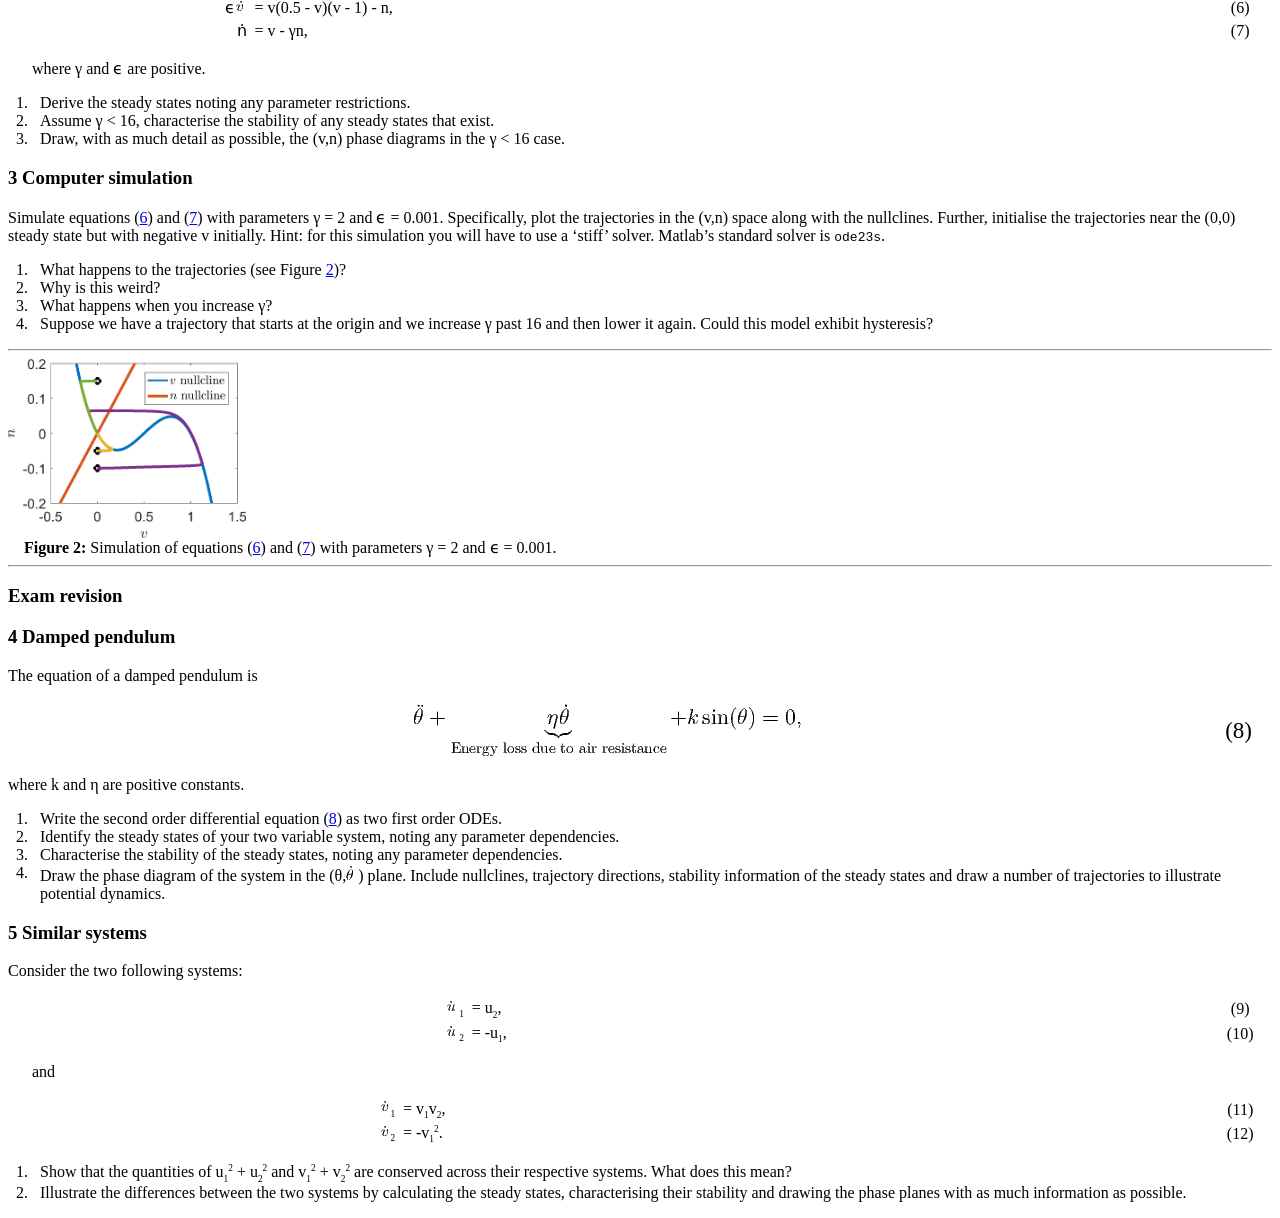
<file: Problem_sheets/Q5/Sheet_5.html>
<?xml version="1.0" encoding="iso-8859-1" ?> 
<!DOCTYPE html PUBLIC "-//W3C//DTD XHTML 1.0 Transitional//EN" 
  "http://www.w3.org/TR/xhtml1/DTD/xhtml1-transitional.dtd">  
<!--http://www.w3.org/TR/xhtml1/DTD/xhtml1-transitional.dtd-->  
<html xmlns="http://www.w3.org/1999/xhtml"  
> 
<head><title></title> 
<meta http-equiv="Content-Type" content="text/html; charset=iso-8859-1" /> 
<meta name="generator" content="TeX4ht (http://www.tug.org/tex4ht/)" /> 
<meta name="originator" content="TeX4ht (http://www.tug.org/tex4ht/)" /> 
<!-- html,xhtml --> 
<meta name="src" content="Sheet_5.tex" /> 
<link rel="stylesheet" type="text/css" href="Sheet_5.css" /> 
</head><body 
>
<!--l. 123--><p class="noindent" >
                                                                                                     
                                                                                                     
</p><!--l. 123--><p class="indent" >
                                                                                                     
                                                                                                     
</p>
<div class="center" 
>
<!--l. 123--><p class="noindent" >
</p><!--l. 123--><p class="noindent" ><span 
class="ec-lmr-17">Problem sheet 5</span>
</p>
<div class="tabular"> <table id="TBL-1" class="tabular" 
cellspacing="0" cellpadding="0"  
><colgroup id="TBL-1-1g"><col 
id="TBL-1-1" /></colgroup><tr  
 style="vertical-align:baseline;" id="TBL-1-1-"><td  style="white-space:nowrap; text-align:center;" id="TBL-1-1-1"  
class="td11"> <span 
class="ec-lmr-12">Thomas E. Woolley  </span></td>
</tr><tr 
class="vspace" style="font-size:9.99756pt"><td 
>&nbsp;</td></tr><tr  
 style="vertical-align:baseline;" id="TBL-1-2-"><td  style="white-space:nowrap; text-align:center;" id="TBL-1-2-1"  
class="td11">   <span 
class="ec-lmr-12">Last edited on:     </span></td></tr></table></div>
<!--l. 123--><p class="noindent" ><span 
class="ec-lmr-12">December 18, 2017</span></p></div>
   <h3 class="sectionHead"><span class="titlemark">1   </span> <a 
 id="x1-10001"></a>Squirrels</h3>
   <hr class="figure" /><div class="figure" 
>
                                                                                                     
                                                                                                     
<a 
 id="x1-10011"></a>
                                                                                                     
                                                                                                     
<!--l. 127--><p class="noindent" ><img 
src="../../Pictures/red-squirrel-v-squirrel.jpg" alt="pict"  
 width="317.36526pt.5"  />
<br /> </p><div class="caption" 
><span class="id">Figure&#x00A0;1: </span><span  
class="content">Squirrels do not like each other.</span></div><!--tex4ht:label?: x1-10011 -->
                                                                                                     
                                                                                                     
   </div><hr class="endfigure" />
<!--l. 130--><p class="indent" >   Grey, <span 
class="lmmi-10">G</span>, and red, <span 
class="lmmi-10">R</span>, squirrel populations undergo the following interactions: </p>
     <ul class="itemize1">
     <li class="itemize">Grey squirrels are born at a rate proportional to their population, where the proportionality constant is <span 
class="lmmi-10">b</span><sub><span 
class="rm-lmr-7">1</span></sub>.
     </li>
     <li class="itemize">Red squirrels are born at a rate proportional to their population, where the proportionality constant is <span 
class="lmmi-10">b</span><sub><span 
class="rm-lmr-7">2</span></sub>.
     </li>
     <li class="itemize">Both squirrel populations compete internally with members of their own population (<span 
class="ec-lmri-10">i.e. </span>grey compete with grey
     and red compete with red, respectively). Namely, whenever two members of the same population interact one of the
     members is suppressed. The constant of proportionality is <span 
class="lmmi-10">d</span><sub><span 
class="rm-lmr-7">1</span></sub> for the grey squirrels and <span 
class="lmmi-10">d</span><sub><span 
class="rm-lmr-7">2</span></sub> for the red squirrels.
     </li>
     <li class="itemize">The squirrels also compete across species. Namely, a grey and a red squirrel interaction can lead to a reduction in
     red squirrels, or a reduction in grey squirrels. The rate of proportionality for the reduction of grey squirrels is <span 
class="lmmi-10">c</span><sub><span 
class="rm-lmr-7">1</span></sub>,
     whilst the rate of proportionality for the reduction of red squirrels is <span 
class="lmmi-10">c</span><sub><span 
class="rm-lmr-7">2</span></sub>.</li></ul>
     <dl class="enumerate"><dt class="enumerate">
  1. </dt><dd 
class="enumerate">Write down the interaction equations specified by the above description.
     <!--l. 141--><p class="noindent" >Hint: You should create six equations over all and they should be symmetric in <span 
class="lmmi-10">G </span>and <span 
class="lmmi-10">R </span>(<span 
class="ec-lmri-10">i.e. </span>if you swap <span 
class="lmmi-10">G </span>and <span 
class="lmmi-10">R</span>
     the dynamics should be the same).
     </p></dd><dt class="enumerate">
  2. </dt><dd 
class="enumerate">Show that the interaction equations lead to the following ODEs
     <table 
class="align">
                                                           <tr><td 
class="align-odd"><span 
class="lmmi-10">&#x0120;</span></td>                                                  <td 
class="align-even"> <span 
class="rm-lmr-10">= </span><span 
class="lmmi-10">b</span><sub><span 
class="rm-lmr-7">1</span></sub><span 
class="lmmi-10">G </span><span 
class="lmsy-10">- </span><span 
class="lmmi-10">d</span><sub><span 
class="rm-lmr-7">1</span></sub><span 
class="lmmi-10">G</span><sup><span 
class="rm-lmr-7">2</span></sup> <span 
class="lmsy-10">- </span><span 
class="lmmi-10">c</span><sub>
<span 
class="rm-lmr-7">1</span></sub><span 
class="lmmi-10">RG,</span></td>                                                                                                    <td 
class="align-label"><a 
 id="x1-1004r1"></a>(1)
                                                           </td></tr><tr><td 
class="align-odd"><span 
class="lmmi-10">&#x1E58;</span></td>                                                  <td 
class="align-even"> <span 
class="rm-lmr-10">= </span><span 
class="lmmi-10">b</span><sub><span 
class="rm-lmr-7">2</span></sub><span 
class="lmmi-10">R </span><span 
class="lmsy-10">- </span><span 
class="lmmi-10">d</span><sub><span 
class="rm-lmr-7">2</span></sub><span 
class="lmmi-10">R</span><sup><span 
class="rm-lmr-7">2</span></sup> <span 
class="lmsy-10">- </span><span 
class="lmmi-10">c</span><sub>
<span 
class="rm-lmr-7">2</span></sub><span 
class="lmmi-10">RG.</span></td>                                                                                                    <td 
class="align-label"><a 
 id="x1-1005r2"></a>(2)                                                           </td></tr></table>
     </dd><dt class="enumerate">
  3. </dt><dd 
class="enumerate">What are the dimensions of <span 
class="lmmi-10">b</span><sub><span 
class="rm-lmr-7">1</span></sub>, <span 
class="lmmi-10">b</span><sub><span 
class="rm-lmr-7">2</span></sub>, <span 
class="lmmi-10">d</span><sub><span 
class="rm-lmr-7">1</span></sub>, <span 
class="lmmi-10">d</span><sub><span 
class="rm-lmr-7">2</span></sub>, <span 
class="lmmi-10">c</span><sub><span 
class="rm-lmr-7">1</span></sub> and <span 
class="lmmi-10">c</span><sub><span 
class="rm-lmr-7">2</span></sub> in terms of density and time?
     </dd><dt class="enumerate">
  4. </dt><dd 
class="enumerate">Non-dimensionalise the system to produce the following equations
                                                                                                     
                                                                                                     
     <table 
class="align">
                                                            <tr><td 
class="align-odd"><img 
src="Sheet_50x.png" alt="-du
 d&#x03C4;"  class="frac" align="middle" /> <span 
class="rm-lmr-10">=</span></td>                                                            <td 
class="align-even"><span 
class="lmmi-10">u</span><span 
class="rm-lmr-10">(1 </span><span 
class="lmsy-10">- </span><span 
class="lmmi-10">u </span><span 
class="lmsy-10">- </span><span 
class="lmmi-10">&#x03B1;</span><sub><span 
class="rm-lmr-7">12</span></sub><span 
class="lmmi-10">v</span><span 
class="rm-lmr-10">)</span><span 
class="lmmi-10">,</span></td>                                                                                                       <td 
class="align-label"><a 
 id="x1-1008r3"></a>(3)
                                                            </td></tr><tr><td 
class="align-odd"><img 
src="Sheet_51x.png" alt="-dv
 d&#x03C4;"  class="frac" align="middle" /> <span 
class="rm-lmr-10">=</span></td>                                                            <td 
class="align-even"><span 
class="lmmi-10">&#x03C1;v</span><span 
class="rm-lmr-10">(1 </span><span 
class="lmsy-10">- </span><span 
class="lmmi-10">v </span><span 
class="lmsy-10">- </span><span 
class="lmmi-10">&#x03B1;</span><sub><span 
class="rm-lmr-7">21</span></sub><span 
class="lmmi-10">u</span><span 
class="rm-lmr-10">)</span><span 
class="lmmi-10">.</span></td>                                                                                                      <td 
class="align-label"><a 
 id="x1-1009r4"></a>(4)                                                            </td></tr></table>
     <!--l. 154--><p class="noindent" >Specify the population scales and the time scales and show that the scales have the appropriate dimensions.
     </p></dd><dt class="enumerate">
  5. </dt><dd 
class="enumerate">What are the parameter groupings <span 
class="lmmi-10">&#x03C1;</span>, <span 
class="lmmi-10">&#x03B1;</span><sub><span 
class="rm-lmr-7">12</span></sub> and <span 
class="lmmi-10">&#x03B1;</span><sub><span 
class="rm-lmr-7">21</span></sub> in terms of <span 
class="lmmi-10">b</span><sub><span 
class="rm-lmr-7">1</span></sub>, <span 
class="lmmi-10">b</span><sub><span 
class="rm-lmr-7">2</span></sub>, <span 
class="lmmi-10">d</span><sub><span 
class="rm-lmr-7">1</span></sub>, <span 
class="lmmi-10">d</span><sub><span 
class="rm-lmr-7">2</span></sub>, <span 
class="lmmi-10">c</span><sub><span 
class="rm-lmr-7">1</span></sub> and <span 
class="lmmi-10">c</span><sub><span 
class="rm-lmr-7">2</span></sub>? Show that <span 
class="lmmi-10">&#x03C1;</span>, <span 
class="lmmi-10">&#x03B1;</span><sub><span 
class="rm-lmr-7">12</span></sub> and <span 
class="lmmi-10">&#x03B1;</span><sub><span 
class="rm-lmr-7">21</span></sub> are
     dimensionless.
     </dd><dt class="enumerate">
  6. </dt><dd 
class="enumerate">Find all steady states of the system, noting any parameter dependencies that need to be satisfied for the steady state to
     exist.
     </dd><dt class="enumerate">
  7. </dt><dd 
class="enumerate">Calculate the stability of the trivial steady states. Namely, those in which one of the populations is zero, noting parameter
     dependencies of the stability criterion.
     <!--l. 159--><p class="noindent" >Calculating the stability of the fourth steady state,
</p>
     <table 
class="equation"><tr><td><a 
 id="x1-1013r5"></a>
     <center class="math-display" >
     <img 
src="Sheet_52x.png" alt="                 1
(us,vs ) =  ------------(1 -  &#x03B1;12, 1 - &#x03B1;21 ),
            1 - &#x03B1;12 &#x03B1;21
     " class="math-display"  /></center></td><td class="equation-label"><span 
class="ec-lmr-12x-x-120">(5)</span></td></tr></table>
     <!--l. 162--><p class="nopar" >
     leads to a complicated eigenvalue calculation and we will use curve sketching in the next question to consider the stability of
     this steady state.
     </p><!--l. 165--><p class="noindent" >Hint: you should find there are four cases:
         </p><dl class="enumerate"><dt class="enumerate">
      (a) </dt><dd 
class="enumerate"><span 
class="lmmi-10">&#x03B1;</span><sub><span 
class="rm-lmr-7">12</span></sub> <span 
class="lmmi-10">&#x003C; </span><span 
class="rm-lmr-10">1 </span>and <span 
class="lmmi-10">&#x03B1;</span><sub><span 
class="rm-lmr-7">21</span></sub> <span 
class="lmmi-10">&#x003C; </span><span 
class="rm-lmr-10">1</span>;
         </dd><dt class="enumerate">
     (b) </dt><dd 
class="enumerate"><span 
class="lmmi-10">&#x03B1;</span><sub><span 
class="rm-lmr-7">12</span></sub> <span 
class="lmmi-10">&#x003C; </span><span 
class="rm-lmr-10">1 </span>and <span 
class="lmmi-10">&#x03B1;</span><sub><span 
class="rm-lmr-7">21</span></sub> <span 
class="lmmi-10">&#x003E; </span><span 
class="rm-lmr-10">1</span>;
         </dd><dt class="enumerate">
      (c) </dt><dd 
class="enumerate"><span 
class="lmmi-10">&#x03B1;</span><sub><span 
class="rm-lmr-7">12</span></sub> <span 
class="lmmi-10">&#x003E; </span><span 
class="rm-lmr-10">1 </span>and <span 
class="lmmi-10">&#x03B1;</span><sub><span 
class="rm-lmr-7">21</span></sub> <span 
class="lmmi-10">&#x003C; </span><span 
class="rm-lmr-10">1</span>;
                                                                                                     
                                                                                                     
         </dd><dt class="enumerate">
     (d) </dt><dd 
class="enumerate"><span 
class="lmmi-10">&#x03B1;</span><sub><span 
class="rm-lmr-7">12</span></sub> <span 
class="lmmi-10">&#x003E; </span><span 
class="rm-lmr-10">1 </span>and <span 
class="lmmi-10">&#x03B1;</span><sub><span 
class="rm-lmr-7">21</span></sub> <span 
class="lmmi-10">&#x003E; </span><span 
class="rm-lmr-10">1</span>.</dd></dl>
     </dd><dt class="enumerate">
  8. </dt><dd 
class="enumerate">Sketch the <span 
class="rm-lmr-10">(</span><span 
class="lmmi-10">u,v</span><span 
class="rm-lmr-10">) </span>phase plane in each of the cases (a)-(d). You should include: the nullclines; annotations regarding the signs
     of  d<span 
class="lmmi-10">u&#x2215;</span> d<span 
class="lmmi-10">&#x03C4; </span>and  d<span 
class="lmmi-10">v&#x2215;</span> d<span 
class="lmmi-10">&#x03C4; </span>in each region delineated by the nullclines; accompanying directional arrows in each region;
     directional arrows on the nullclines; and, finally, trajectories illustrating the expected evolution with initial conditions taken
     from each region.
     <!--l. 173--><p class="noindent" >Use these sketches to determine the stability of <span 
class="rm-lmr-10">(</span><span 
class="lmmi-10">u</span><sub><span 
class="lmmi-7">s</span></sub><span 
class="lmmi-10">,v</span><sub><span 
class="lmmi-7">s</span></sub><span 
class="rm-lmr-10">)</span>, when it exists.
     </p></dd><dt class="enumerate">
  9. </dt><dd 
class="enumerate">Describe what happens to the grey and red squirrels in each of the cases (a)-(d).</dd></dl>
   <h3 class="sectionHead"><span class="titlemark">2   </span> <a 
 id="x1-20002"></a>Fitzhugh-Nagumo</h3>
<!--l. 251--><p class="noindent" >In 1952 Alan Hodgkin and Andrew Huxley developed the first quantitative model of the propagation of an electrical signal along a
squid giant axon. They received the 1963 Nobel Prize in Physiology or Medicine for this work. Fitzhugh and Nagumo simplified
this work and showed how the essentials of the excitable process could be distilled into a simpler model, which is analytically
tractable.
</p><!--l. 253--><p class="indent" >   Let <span 
class="lmmi-10">v </span>be membrane voltage potential (note this can go negative) and let <span 
class="lmmi-10">n </span>be the cellular recovery variable. The
non-dimensional equation controlling voltage spikes in a nerve are given by
</p><table 
class="align">
                                       <tr><td 
class="align-odd"><span 
class="lmmi-10">&#x03F5;</span><img 
src="Sheet_53x.png" alt="v&#x02D9;"  class="dot"  /></td>                                       <td 
class="align-even"> <span 
class="rm-lmr-10">= </span><span 
class="lmmi-10">v</span><span 
class="rm-lmr-10">(0</span><span 
class="lmmi-10">.</span><span 
class="rm-lmr-10">5 </span><span 
class="lmsy-10">- </span><span 
class="lmmi-10">v</span><span 
class="rm-lmr-10">)(</span><span 
class="lmmi-10">v </span><span 
class="lmsy-10">- </span><span 
class="rm-lmr-10">1) </span><span 
class="lmsy-10">- </span><span 
class="lmmi-10">n,</span></td>                                                                              <td 
class="align-label"><a 
 id="x1-2001r6"></a>(6)
                                       </td></tr><tr><td 
class="align-odd"><span 
class="lmmi-10">&#x1E45;</span></td>                                        <td 
class="align-even"> <span 
class="rm-lmr-10">= </span><span 
class="lmmi-10">v </span><span 
class="lmsy-10">- </span><span 
class="lmmi-10">&#x03B3;n,</span></td>                                                                                          <td 
class="align-label"><a 
 id="x1-2002r7"></a>(7)                                       </td></tr></table>
<!--l. 258--><p class="indent" >   where <span 
class="lmmi-10">&#x03B3; </span>and <span 
class="lmmi-10">&#x03F5; </span>are positive.
     </p><dl class="enumerate"><dt class="enumerate">
  1. </dt><dd 
class="enumerate">Derive the steady states noting any parameter restrictions.
     </dd><dt class="enumerate">
  2. </dt><dd 
class="enumerate">Assume <span 
class="lmmi-10">&#x03B3; &#x003C; </span><span 
class="rm-lmr-10">16</span>, characterise the stability of any steady states that exist.
     </dd><dt class="enumerate">
  3. </dt><dd 
class="enumerate">Draw, with as much detail as possible, the <span 
class="rm-lmr-10">(</span><span 
class="lmmi-10">v,n</span><span 
class="rm-lmr-10">) </span>phase diagrams in the <span 
class="lmmi-10">&#x03B3; &#x003C; </span><span 
class="rm-lmr-10">16 </span>case.</dd></dl>
                                                                                                     
                                                                                                     
<!--l. 296--><p class="noindent" >
</p>
   <h3 class="sectionHead"><span class="titlemark">3   </span> <a 
 id="x1-30003"></a>Computer simulation</h3>
<!--l. 297--><p class="noindent" >Simulate equations (<a 
href="#x1-2001r6">6<!--tex4ht:ref: v --></a>) and (<a 
href="#x1-2002r7">7<!--tex4ht:ref: n --></a>) with parameters <span 
class="lmmi-10">&#x03B3; </span><span 
class="rm-lmr-10">= 2 </span>and <span 
class="lmmi-10">&#x03F5; </span><span 
class="rm-lmr-10">= 0</span><span 
class="lmmi-10">.</span><span 
class="rm-lmr-10">001</span>. Specifically, plot the trajectories in the <span 
class="rm-lmr-10">(</span><span 
class="lmmi-10">v,n</span><span 
class="rm-lmr-10">) </span>space along
with the nullclines. Further, initialise the trajectories near the <span 
class="rm-lmr-10">(0</span><span 
class="lmmi-10">,</span><span 
class="rm-lmr-10">0) </span>steady state but with negative <span 
class="lmmi-10">v </span>initially. Hint: for this
simulation you will have to use a &#8216;stiff&#8217; solver. Matlab&#8217;s standard solver is <span 
class="ec-lmtt-10">ode23s</span>.
     </p><dl class="enumerate"><dt class="enumerate">
  1. </dt><dd 
class="enumerate">What happens to the trajectories (see Figure <a 
href="#x1-30052">2<!--tex4ht:ref: Fitzhugh_Nagumo_sims --></a>)?
     </dd><dt class="enumerate">
  2. </dt><dd 
class="enumerate">Why is this weird?
     </dd><dt class="enumerate">
  3. </dt><dd 
class="enumerate">What happens when you increase <span 
class="lmmi-10">&#x03B3;</span>?
     </dd><dt class="enumerate">
  4. </dt><dd 
class="enumerate">Suppose we have a trajectory that starts at the origin and we increase <span 
class="lmmi-10">&#x03B3; </span>past 16 and then lower it again. Could this
     model exhibit hysteresis?</dd></dl>
<hr class="figure" /><div class="figure" 
><a 
 id="x1-30052"></a> <img 
src="../../Pictures/Fitzhugh_Nagumo_sims.png" alt="pict"  
 width="238.01991pt"  />
<br /> <div class="caption" 
><span class="id">Figure&#x00A0;2: </span><span  
class="content">Simulation of equations (<a 
href="#x1-2001r6">6<!--tex4ht:ref: v --></a>) and (<a 
href="#x1-2002r7">7<!--tex4ht:ref: n --></a>) with parameters <span 
class="lmmi-10">&#x03B3; </span><span 
class="rm-lmr-10">= 2 </span>and <span 
class="lmmi-10">&#x03F5; </span><span 
class="rm-lmr-10">= 0</span><span 
class="lmmi-10">.</span><span 
class="rm-lmr-10">001</span>.</span></div><!--tex4ht:label?: x1-30052 -->
   </div><hr class="endfigure" />
<!--l. 321--><p class="noindent" >
</p>
   <h3 class="likesectionHead"><a 
 id="x1-40003"></a>Exam revision</h3>
<!--l. 322--><p class="noindent" >
</p>
   <h3 class="sectionHead"><span class="titlemark">4   </span> <a 
 id="x1-50004"></a>Damped pendulum</h3>
<!--l. 323--><p class="noindent" >The equation of a damped pendulum is
</p>
   <table 
class="equation"><tr><td><a 
 id="x1-5001r8"></a>
   <center class="math-display" >
<img 
src="Sheet_54x.png" alt="�&#x03B8; +              &#x03B7;&#x03B8;&#x02D9;            +k  sin (&#x03B8;) =  0,
                 &#x25DF;&#x25DD;&#x25DC;&#x25DE;
     Energy loss due to air resistance
" class="math-display"  /></center></td><td class="equation-label"><span 
class="ec-lmr-12x-x-120">(8)</span></td></tr></table>
<!--l. 326--><p class="nopar" >
where <span 
class="lmmi-10">k </span>and <span 
class="lmmi-10">&#x03B7; </span>are positive constants.
     </p><dl class="enumerate"><dt class="enumerate">
  1. </dt><dd 
class="enumerate">Write the second order differential equation (<a 
href="#x1-5001r8">8<!--tex4ht:ref: Damped --></a>) as two first order ODEs.
                                                                                                     
                                                                                                     
     </dd><dt class="enumerate">
  2. </dt><dd 
class="enumerate">Identify the steady states of your two variable system, noting any parameter dependencies.
     </dd><dt class="enumerate">
  3. </dt><dd 
class="enumerate">Characterise the stability of the steady states, noting any parameter dependencies.
     </dd><dt class="enumerate">
  4. </dt><dd 
class="enumerate">Draw  the  phase  diagram  of  the  system  in  the  <span 
class="rm-lmr-10">(</span><span 
class="lmmi-10">&#x03B8;,</span><img 
src="Sheet_55x.png" alt="&#x02D9;
&#x03B8;"  class="dot"  /><span 
class="rm-lmr-10">)  </span>plane.  Include  nullclines,  trajectory  directions,  stability
     information of the steady states and draw a number of trajectories to illustrate potential dynamics.</dd></dl>
<!--l. 374--><p class="noindent" >
</p>
   <h3 class="sectionHead"><span class="titlemark">5   </span> <a 
 id="x1-60005"></a>Similar systems</h3>
<!--l. 375--><p class="noindent" >Consider the two following systems:
</p><table 
class="align">
                                              <tr><td 
class="align-odd"><img 
src="Sheet_56x.png" alt="u&#x02D9;"  class="dot"  /><sub><span 
class="rm-lmr-7">1</span></sub></td>                                              <td 
class="align-even"> <span 
class="rm-lmr-10">= </span><span 
class="lmmi-10">u</span><sub><span 
class="rm-lmr-7">2</span></sub><span 
class="lmmi-10">,</span></td>                                                                                              <td 
class="align-label"><a 
 id="x1-6001r9"></a>(9)
                                              </td></tr><tr><td 
class="align-odd"><img 
src="Sheet_57x.png" alt="u&#x02D9;"  class="dot"  /><sub><span 
class="rm-lmr-7">2</span></sub></td>                                              <td 
class="align-even"> <span 
class="rm-lmr-10">= </span><span 
class="lmsy-10">-</span><span 
class="lmmi-10">u</span><sub><span 
class="rm-lmr-7">1</span></sub><span 
class="lmmi-10">,</span></td>                                                                                            <td 
class="align-label"><a 
 id="x1-6002r10"></a>(10)                                              </td></tr></table>
<!--l. 380--><p class="indent" >   and
</p><table 
class="align">
                                              <tr><td 
class="align-odd"><img 
src="Sheet_58x.png" alt="v&#x02D9;"  class="dot"  /><sub><span 
class="rm-lmr-7">1</span></sub></td>                                              <td 
class="align-even"> <span 
class="rm-lmr-10">= </span><span 
class="lmmi-10">v</span><sub><span 
class="rm-lmr-7">1</span></sub><span 
class="lmmi-10">v</span><sub><span 
class="rm-lmr-7">2</span></sub><span 
class="lmmi-10">,</span></td>                                                                                             <td 
class="align-label"><a 
 id="x1-6003r11"></a>(11)
                                              </td></tr><tr><td 
class="align-odd"><img 
src="Sheet_59x.png" alt="v&#x02D9;"  class="dot"  /><sub><span 
class="rm-lmr-7">2</span></sub></td>                                              <td 
class="align-even"> <span 
class="rm-lmr-10">= </span><span 
class="lmsy-10">-</span><span 
class="lmmi-10">v</span><sub><span 
class="rm-lmr-7">1</span></sub><sup><span 
class="rm-lmr-7">2</span></sup><span 
class="lmmi-10">.</span></td>                                                                                            <td 
class="align-label"><a 
 id="x1-6004r12"></a>(12)                                              </td></tr></table>
<!--l. 386--><p class="indent" >
                                                                                                     
                                                                                                     
     </p><dl class="enumerate"><dt class="enumerate">
  1. </dt><dd 
class="enumerate">Show that the quantities of <span 
class="lmmi-10">u</span><sub><span 
class="rm-lmr-7">1</span></sub><sup><span 
class="rm-lmr-7">2</span></sup> <span 
class="rm-lmr-10">+ </span><span 
class="lmmi-10">u</span><sub><span 
class="rm-lmr-7">2</span></sub><sup><span 
class="rm-lmr-7">2</span></sup> and <span 
class="lmmi-10">v</span><sub><span 
class="rm-lmr-7">1</span></sub><sup><span 
class="rm-lmr-7">2</span></sup> <span 
class="rm-lmr-10">+ </span><span 
class="lmmi-10">v</span><sub><span 
class="rm-lmr-7">2</span></sub><sup><span 
class="rm-lmr-7">2</span></sup> are conserved across their respective systems. What does this
     mean?
     </dd><dt class="enumerate">
  2. </dt><dd 
class="enumerate">Illustrate the differences between the two systems by calculating the steady states, characterising their stability and
     drawing the phase planes with as much information as possible.</dd></dl>
   <div id="disqus_thread"></div><script>var disqus_config = function () {this.page.url = thomaswoolley.co.uk;};(function() {var d = document, s = d.createElement('script');s.src = 'https://lecturing.disqus.com/embed.js';s.setAttribute('data-timestamp', +new Date());(d.head || d.body).appendChild(s);})();</script><noscript>Please enable JavaScript to view the <a href="https://disqus.com/?ref_noscript" rel="nofollow"> comments powered by Disqus. </a></noscript> 
</body></html>
</file>
<file: simulator/style.css>
:root{font-family:Inter,ui-sans-serif,system-ui,-apple-system,BlinkMacSystemFont,"Segoe UI",sans-serif;color:#203443;background:#f3f6f9;font-synthesis:none;--ink:#203443;--muted:#637787;--line:#dce4eb;--accent:#12666b;--blue:#0072b2;--orange:#b85c00}*{box-sizing:border-box}body{margin:0}button,input,select,textarea{font:inherit}button,a,input,select,textarea,summary{touch-action:manipulation}button{cursor:pointer}button:disabled{cursor:wait;opacity:.65}button:focus-visible,summary:focus-visible,a:focus-visible,svg:focus-visible{outline:3px solid #0095cc;outline-offset:3px}.top{height:76px;display:flex;align-items:center;gap:30px;padding:0 34px;background:white;border-bottom:1px solid var(--line)}.brand{display:flex;gap:12px;align-items:center;font-size:22px;text-decoration:none;color:var(--ink);letter-spacing:-.5px}.brand strong{font-weight:650}.brand-icon{font-family:Georgia,serif;background:var(--accent);color:white;font-size:36px;border-radius:10px;width:40px;height:40px;display:grid;place-items:center;line-height:1}.course{font-size:14px;color:var(--muted);border-left:1px solid var(--line);padding-left:28px}.top>button{margin-left:auto}main{max-width:1900px;margin:auto;padding:28px 30px 12px}.intro{display:flex;align-items:center;justify-content:space-between;margin-bottom:26px}.eyebrow{font-size:12px!important;font-weight:700;letter-spacing:1.7px;color:var(--accent);margin:0 0 8px!important}.intro h1{font-family:Georgia,"Times New Roman",serif;font-size:34px;font-weight:500;letter-spacing:-.8px;margin:0 0 8px}.intro p{font-size:16px;color:var(--muted);margin:0}.local-label{background:#e4f0f0;border:1px solid #c9e0e0;border-radius:30px;padding:8px 14px;color:#255f61;font-size:13px}.workspace{display:grid;grid-template-columns:304px minmax(0,1fr) minmax(0,1fr);gap:18px;align-items:start}.panel{background:white;border:1px solid var(--line);border-radius:12px;box-shadow:0 3px 14px #24415804;overflow:hidden}.panel-heading{display:flex;align-items:center;justify-content:space-between;padding:20px 20px 14px;gap:10px}.panel-heading h2{font-size:19px;letter-spacing:-.4px;margin:0;font-weight:650}.panel-heading .eyebrow{font-size:11px!important;margin-bottom:5px!important}.badge{background:#edf1f5;color:#516575;font-size:12px;font-weight:700;padding:4px 8px;border-radius:5px}.controls{padding-bottom:18px}.controls form{padding:0 18px}.segmented{display:flex;background:#eef2f6;border-radius:7px;padding:3px;gap:2px;margin-bottom:17px}.segmented button{flex:1;border:0;border-radius:5px;padding:9px 3px;font-size:13px;color:#526879;background:transparent}.segmented button[aria-pressed=true]{background:white;color:var(--accent);box-shadow:0 1px 4px #20344320;font-weight:650}label{display:block;font-size:14px;font-weight:550;margin:12px 0 6px}input:not([type=checkbox]):not([type=range]),select,textarea{width:100%;border:1px solid #cbd6df;border-radius:6px;padding:9px 10px;color:var(--ink);background:white;min-height:39px}input:focus,textarea:focus,select:focus{outline:2px solid #12666b55;border-color:var(--accent)}input[type=number]{font-variant-numeric:tabular-nums;min-width:0}select{appearance:none;background-image:url("data:image/svg+xml,%3Csvg xmlns='http%3A%2F%2Fwww.w3.org%2F2000%2Fsvg' width='14' height='14' viewBox='0 0 16 16'%3E%3Cpath fill='none' stroke='%23526777' stroke-width='1.5' d='m4 6 4 4 4-4'/%3E%3C/svg%3E");background-repeat:no-repeat;background-position:right 10px center;padding-right:30px;font-size:14px}textarea,.equation input{font-family:ui-monospace,SFMono-Regular,Consolas,monospace;font-size:14px}textarea{resize:vertical}.equation label{font-family:Georgia,serif;font-style:italic;font-size:17px}.helper{font-size:13px;line-height:1.5;color:var(--muted);margin:9px 0}.section-title{font-size:12px;text-transform:uppercase;letter-spacing:1.1px;font-weight:700;color:#657c8a;border-top:1px solid #e6ecf1;padding-top:16px;margin-top:17px}.row{display:flex;gap:10px}.row>div{flex:1;min-width:0}.row label{font-size:13px}.check{display:flex;align-items:center;gap:8px;font-size:13px;font-weight:400;line-height:1.5}.check input{accent-color:var(--accent);width:16px;height:16px;flex-shrink:0;margin:0}.retain{margin:16px 0 10px}details{border-bottom:1px solid #e6ecf1;padding:11px 0;font-size:13px}summary{cursor:pointer;font-weight:550;color:#4d6574}details p{line-height:1.55;color:var(--muted)}.syntax{padding-top:5px}input[type=range]{width:100%;accent-color:var(--accent)}output{float:right;font-weight:400}.primary,.secondary{width:100%;border-radius:7px;padding:10px 12px;font-size:14px;font-weight:650;min-height:42px}.primary{background:var(--accent);color:white;border:1px solid var(--accent)}.primary:hover{background:#0a5156}.secondary{background:white;border:1px solid #ccd8df;color:var(--ink);margin-top:8px}.quiet{border:1px solid transparent;background:transparent;color:#516b7b;padding:6px 9px;border-radius:5px;font-size:13px}.quiet:hover{background:#edf3f6;color:#183e51}.plot-hint{font-size:13px;color:var(--muted);padding:0 20px 9px;min-height:40px}.plot-panel svg{display:block;width:100%;height:auto;overflow:hidden}#phase{cursor:crosshair}.legend{display:flex;gap:12px;flex-wrap:wrap;align-items:center;font-size:12px;color:#5a7080;padding:12px 20px;min-height:54px;border-bottom:1px solid #e7edf2}.legend span{display:flex;align-items:center;gap:6px}.sample{width:23px;border-top:2px solid var(--blue);display:inline-block}.dashed{border-top:2px dashed var(--orange)}.subheading{display:flex;align-items:center;justify-content:space-between;gap:5px;margin-bottom:10px}.subheading h3{font-size:14px;font-weight:650;margin:0}.subheading>span{font-size:12px;color:var(--muted)}.equilibria,.runs{padding:18px 20px}.equilibrium-row{font-size:13px;border-top:1px solid #eaf0f4;padding:10px 0;display:flex;justify-content:space-between;gap:10px;align-items:center}.coord{font-family:ui-monospace,Consolas,monospace;font-size:12px}.eq-label{font-size:12px;border-radius:4px;background:#eef3f6;padding:3px 6px}.run-row{width:100%;border:1px solid #e0e7ed;background:white;border-radius:6px;margin:6px 0;padding:9px;display:flex;align-items:center;gap:8px;font-size:13px;cursor:pointer;text-align:left}.run-row.selected{background:#f3f8fa;border-color:#a6bcc9}.run-swatch{width:9px;height:27px;border-radius:4px;flex-shrink:0}.run-meta{font-size:11px;color:var(--muted);margin-top:3px}.run-row .remove{margin-left:auto;border:0;background:transparent;color:#6a7c89;font-size:20px;padding:3px 6px}.run-row .run-select{border:0;background:transparent;text-align:left;color:inherit;padding:0;flex:1;font-size:13px}.status{font-size:14px;color:#426272;padding:14px 0;min-height:46px}.status.error{color:#9d311d}.status.warn{color:#925507}footer{border-top:1px solid var(--line);display:flex;align-items:center;justify-content:space-between;font-size:12px;color:#738592;padding-top:6px}body.dim1 .two-only{display:none!important}dialog{border:1px solid var(--line);border-radius:13px;max-width:660px;width:calc(100% - 32px);padding:26px;color:var(--ink);box-shadow:0 15px 100px #102b4b40}dialog::backdrop{background:#102b4b70}.dialog-heading{display:flex;align-items:center;justify-content:space-between}dialog h2{margin:0;font-size:24px}dialog p,dialog li{font-size:15px;line-height:1.6}dialog li{margin:10px 0}.empty{font-size:13px;color:var(--muted);line-height:1.5}.svg-label{font-family:Georgia,serif;font-style:italic}.svg-tick{font-family:system-ui,sans-serif;fill:#6b7e8b;font-size:13px}.plot-label{fill:#425d6e;font-size:17px}@media(min-width:1500px){.workspace{grid-template-columns:320px minmax(0,1fr) minmax(0,1fr)}}@media(max-width:1120px){main{padding:22px 18px}.workspace{grid-template-columns:270px minmax(0,1fr);gap:14px}.workspace>section:last-child{grid-column:2}.controls{grid-row:span 2}.course{display:none}.intro h1{font-size:29px}.plot-hint{min-height:0}.top{padding:0 20px}}@media(max-width:720px){.workspace{display:flex;flex-direction:column}.panel{width:100%}.controls{max-height:none}.intro{display:block}.local-label{display:none}.intro h1{font-size:27px}.intro p{font-size:14px}.top{height:64px;padding:0 18px}.brand{font-size:20px}main{padding:22px 12px}.panel-heading{padding:18px 16px 12px}footer>span{max-width:75%;line-height:1.6}}

#time + .legend .sample{border-top-color:#526b7a}

.parameters-heading{font-size:14px;font-weight:600;margin-top:16px}.parameter-card{margin:12px 0;padding:8px 10px 10px;border:1px solid #d7e2e8;border-radius:7px;min-width:0;background:#fbfdfe}.parameter-name{font-family:ui-monospace,Consolas,monospace;font-size:16px;font-weight:650;padding:0 5px}.parameter-top{display:flex;justify-content:space-between;align-items:center;min-height:26px}.parameter-value{font-size:16px;font-variant-numeric:tabular-nums;color:#12666b;float:none;font-weight:650}.parameter-top .quiet{padding:3px 6px;font-size:12px}.parameter-fields{display:grid;grid-template-columns:1.1fr 1fr 1fr;gap:6px}.parameter-fields>div{min-width:0}.parameter-fields label{font-size:12px;margin-top:6px}.parameter-fields input[type=number]{padding:7px 6px;font-size:13px;min-height:36px}.parameter-fields input::placeholder{font-size:11px;color:#7a8993}.parameter-slider{margin-top:10px}.parameter-hint{font-size:12px;color:#657c8a;line-height:1.45;margin:6px 0 0}.parameter-hint.invalid{color:#9d311d}.eq-info{text-align:right;min-width:0}.eigenvalues{font-family:ui-monospace,Consolas,monospace;font-size:12px;line-height:1.7;color:#3d596b;margin-top:5px;overflow-wrap:anywhere}.equilibrium-row{align-items:flex-start}.equilibrium-row>.coord{padding-top:4px;flex-shrink:0}.equilibrium-marker{shape-rendering:geometricPrecision}
</file>
<file: Problem_sheets/Q1/Sheet_1.css>
/* start css.sty */
.ec-lmr-17{font-size:170%;}
.ec-lmr-12{font-size:120%;}
.ec-lmtt-12{font-size:120%; font-family: monospace;}
.ec-lmtt-12{ font-family: monospace;}
.ec-lmtt-12{ font-family: monospace;}
.ec-lmtt-12{ font-family: monospace;}
.ec-lmtt-12{ font-family: monospace;}
.ec-lmtt-12{ font-family: monospace;}
.ec-lmtt-12{ font-family: monospace;}
.ec-lmtt-12{ font-family: monospace;}
.ec-lmr-12x-x-120{font-size:144%;}
.ec-lmtt-10{ font-family: monospace;}
.ec-lmtt-10{ font-family: monospace;}
.ec-lmtt-10{ font-family: monospace;}
.ec-lmtt-10{ font-family: monospace;}
.ec-lmtt-10{ font-family: monospace;}
.ec-lmtt-10{ font-family: monospace;}
.ec-lmtt-10{ font-family: monospace;}
.ec-lmtt-10{ font-family: monospace;}
.rm-lmr-7{font-size:70%;}
.lmmi-7{font-size:70%;}
.lmsy7-{font-size:70%;}
.rm-lmr-12x-x-120{font-size:144%;}
.lmmi-12x-x-120{font-size:144%;}
.lmsy-10x-x-144{font-size:144%;}
.ec-lmri-10{ font-style:italic;}
.ec-lmri-10{ font-style:italic;}
.ec-lmri-10{ font-style:italic;}
.ec-lmri-10{ font-style:italic;}
.ec-lmri-10{ font-style:italic;}
.ec-lmri-10{ font-style:italic;}
.ec-lmri-10{ font-style:italic;}
.ec-lmri-10{ font-style:italic;}
.ec-lmr-8{font-size:80%;}
p.noindent { text-indent: 0em }
td p.noindent { text-indent: 0em; margin-top:0em; }
p.nopar { text-indent: 0em; }
p.indent{ text-indent: 1.5em }
@media print {div.crosslinks {visibility:hidden;}}
a img { border-top: 0; border-left: 0; border-right: 0; }
center { margin-top:1em; margin-bottom:1em; }
td center { margin-top:0em; margin-bottom:0em; }
.Canvas { position:relative; }
img.math{vertical-align:middle;}
li p.indent { text-indent: 0em }
li p:first-child{ margin-top:0em; }
li p:last-child, li div:last-child { margin-bottom:0.5em; }
li p~ul:last-child, li p~ol:last-child{ margin-bottom:0.5em; }
.enumerate1 {list-style-type:decimal;}
.enumerate2 {list-style-type:lower-alpha;}
.enumerate3 {list-style-type:lower-roman;}
.enumerate4 {list-style-type:upper-alpha;}
div.newtheorem { margin-bottom: 2em; margin-top: 2em;}
.obeylines-h,.obeylines-v {white-space: nowrap; }
div.obeylines-v p { margin-top:0; margin-bottom:0; }
.overline{ text-decoration:overline; }
.overline img{ border-top: 1px solid black; }
td.displaylines {text-align:center; white-space:nowrap;}
.centerline {text-align:center;}
.rightline {text-align:right;}
div.verbatim {font-family: monospace; white-space: nowrap; text-align:left; clear:both; }
.fbox {padding-left:3.0pt; padding-right:3.0pt; text-indent:0pt; border:solid black 0.4pt; }
div.fbox {display:table}
div.center div.fbox {text-align:center; clear:both; padding-left:3.0pt; padding-right:3.0pt; text-indent:0pt; border:solid black 0.4pt; }
div.minipage{width:100%;}
div.center, div.center div.center {text-align: center; margin-left:1em; margin-right:1em;}
div.center div {text-align: left;}
div.flushright, div.flushright div.flushright {text-align: right;}
div.flushright div {text-align: left;}
div.flushleft {text-align: left;}
.underline{ text-decoration:underline; }
.underline img{ border-bottom: 1px solid black; margin-bottom:1pt; }
.framebox-c, .framebox-l, .framebox-r { padding-left:3.0pt; padding-right:3.0pt; text-indent:0pt; border:solid black 0.4pt; }
.framebox-c {text-align:center;}
.framebox-l {text-align:left;}
.framebox-r {text-align:right;}
span.thank-mark{ vertical-align: super }
span.footnote-mark sup.textsuperscript, span.footnote-mark a sup.textsuperscript{ font-size:80%; }
div.tabular, div.center div.tabular {text-align: center; margin-top:0.5em; margin-bottom:0.5em; }
table.tabular td p{margin-top:0em;}
table.tabular {margin-left: auto; margin-right: auto;}
td p:first-child{ margin-top:0em; }
td p:last-child{ margin-bottom:0em; }
div.td00{ margin-left:0pt; margin-right:0pt; }
div.td01{ margin-left:0pt; margin-right:5pt; }
div.td10{ margin-left:5pt; margin-right:0pt; }
div.td11{ margin-left:5pt; margin-right:5pt; }
table[rules] {border-left:solid black 0.4pt; border-right:solid black 0.4pt; }
td.td00{ padding-left:0pt; padding-right:0pt; }
td.td01{ padding-left:0pt; padding-right:5pt; }
td.td10{ padding-left:5pt; padding-right:0pt; }
td.td11{ padding-left:5pt; padding-right:5pt; }
table[rules] {border-left:solid black 0.4pt; border-right:solid black 0.4pt; }
.hline hr, .cline hr{ height : 1px; margin:0px; }
.tabbing-right {text-align:right;}
span.TEX {letter-spacing: -0.125em; }
span.TEX span.E{ position:relative;top:0.5ex;left:-0.0417em;}
a span.TEX span.E {text-decoration: none; }
span.LATEX span.A{ position:relative; top:-0.5ex; left:-0.4em; font-size:85%;}
span.LATEX span.TEX{ position:relative; left: -0.4em; }
div.float, div.figure {margin-left: auto; margin-right: auto;}
div.float img {text-align:center;}
div.figure img {text-align:center;}
.marginpar {width:20%; float:right; text-align:left; margin-left:auto; margin-top:0.5em; font-size:85%; text-decoration:underline;}
.marginpar p{margin-top:0.4em; margin-bottom:0.4em;}
table.equation {width:100%;}
.equation td{text-align:center; }
td.equation { margin-top:1em; margin-bottom:1em; } 
td.equation-label { width:5%; text-align:center; }
td.eqnarray4 { width:5%; white-space: normal; }
td.eqnarray2 { width:5%; }
table.eqnarray-star, table.eqnarray {width:100%;}
div.eqnarray{text-align:center;}
div.array {text-align:center;}
div.pmatrix {text-align:center;}
table.pmatrix {width:100%;}
span.pmatrix img{vertical-align:middle;}
div.pmatrix {text-align:center;}
table.pmatrix {width:100%;}
span.bar-css {text-decoration:overline;}
img.cdots{vertical-align:middle;}
.partToc a, .partToc, .likepartToc a, .likepartToc {line-height: 200%; font-weight:bold; font-size:110%;}
.index-item, .index-subitem, .index-subsubitem {display:block}
div.caption {text-indent:-2em; margin-left:3em; margin-right:1em; text-align:left;}
div.caption span.id{font-weight: bold; white-space: nowrap; }
h1.partHead{text-align: center}
p.bibitem { text-indent: -2em; margin-left: 2em; margin-top:0.6em; margin-bottom:0.6em; }
p.bibitem-p { text-indent: 0em; margin-left: 2em; margin-top:0.6em; margin-bottom:0.6em; }
.paragraphHead, .likeparagraphHead { margin-top:2em; font-weight: bold;}
.subparagraphHead, .likesubparagraphHead { font-weight: bold;}
.quote {margin-bottom:0.25em; margin-top:0.25em; margin-left:1em; margin-right:1em; text-align:justify;}
.verse{white-space:nowrap; margin-left:2em}
div.maketitle {text-align:center;}
h2.titleHead{text-align:center;}
div.maketitle{ margin-bottom: 2em; }
div.author, div.date {text-align:center;}
div.thanks{text-align:left; margin-left:10%; font-size:85%; font-style:italic; }
div.author{white-space: nowrap;}
.quotation {margin-bottom:0.25em; margin-top:0.25em; margin-left:1em; }
.abstract p {margin-left:5%; margin-right:5%;}
div.abstract {width:100%;}
.lstlisting .label{margin-right:0.5em; }
div.lstlisting{font-family: monospace; white-space: nowrap; margin-top:0.5em; margin-bottom:0.5em; }
div.lstinputlisting{ font-family: monospace; white-space: nowrap; }
.lstinputlisting .label{margin-right:0.5em;}
.equation td{text-align:center; }
.equation-star td{text-align:center; }
table.equation-star { width:100%; }
table.equation { width:100%; }
table.align, table.alignat, table.xalignat, table.xxalignat, table.flalign {width:95%; margin-left:5%; white-space: nowrap;}
table.align-star, table.alignat-star, table.xalignat-star, table.flalign-star {margin-left:auto; margin-right:auto; white-space: nowrap;}
td.align-label { width:5%; text-align:center; }
td.align-odd { text-align:right; padding-right:0.3em;}
td.align-even { text-align:left; padding-right:0.6em;}
table.multline, table.multline-star {width:100%;}
td.gather {text-align:center; }
table.gather {width:100%;}
div.gather-star {text-align:center;}
.figure img.graphics {margin-left:10%;}
.subfigcaption {margin-top:1em; margin-left:1em; text-align:center;}
div.subfigure {text-align:center;display:inline-block;}
dd.enumerate {margin-left: 2em;}
dt.enumerate {float:left; clear:left; margin-right:0.5em; margin-left:0.5em; text-align:right; }
div.tabular, div.center div.tabular {text-align: center; margin-top:0.5em; margin-bottom:0.5em; }
table.tabular td p{margin-top:0em;}
table.tabular {margin-left: auto; margin-right: auto;}
td p:first-child{ margin-top:0em; }
td p:last-child{ margin-bottom:0em; }
div.td00{ margin-left:0pt; margin-right:0pt; }
div.td01{ margin-left:0pt; margin-right:5pt; }
div.td10{ margin-left:5pt; margin-right:0pt; }
div.td11{ margin-left:5pt; margin-right:5pt; }
table[rules] {border-left:solid black 0.4pt; border-right:solid black 0.4pt; }
td.td00{ padding-left:0pt; padding-right:0pt; }
td.td01{ padding-left:0pt; padding-right:5pt; }
td.td10{ padding-left:5pt; padding-right:0pt; }
td.td11{ padding-left:5pt; padding-right:5pt; }
table[rules] {border-left:solid black 0.4pt; border-right:solid black 0.4pt; }
.hline hr, .cline hr{ height : 1px; margin:0px; }
div.array {text-align:center;}
.framedenv{border: 1px solid black;}
span.textso{letter-spacing: 0.3em; word-spacing: 0.3em}
span.textul{text-decoration:underline}
span.textst{text-decoration:line-through}
span.textcaps{font-variant:small-caps}
/* end css.sty */
</file>
<file: Problem_sheets/Q2/Sheet_2.css>
/* start css.sty */
.ec-lmr-17{font-size:170%;}
.ec-lmr-12{font-size:120%;}
.ec-lmtt-12{font-size:120%; font-family: monospace;}
.ec-lmtt-12{ font-family: monospace;}
.ec-lmtt-12{ font-family: monospace;}
.ec-lmtt-12{ font-family: monospace;}
.ec-lmtt-12{ font-family: monospace;}
.ec-lmtt-12{ font-family: monospace;}
.ec-lmtt-12{ font-family: monospace;}
.ec-lmr-12x-x-120{font-size:144%;}
.rm-lmr-7{font-size:70%;}
.rm-lmr-5{font-size:50%;}
.lmmi-7{font-size:70%;}
.rm-lmbx-10{ font-weight: bold;}
.lmmib-10{font_weight:bold;}
.lmmib-10{font_weight:bold;}
.lmmib-10{font_weight:bold;}
.lmmib-10{font_weight:bold;}
.lmmib-10{font_weight:bold;}
.rm-lmr-12x-x-120{font-size:144%;}
.lmmi-12x-x-120{font-size:144%;}
.lmsy-10x-x-144{font-size:144%;}
.msam-10x-x-144{font-size:144%;}
.rm-lmbx-12x-x-120{font-size:144%; font-weight: bold;}
.lmmib-10x-x-144{font-size:144%;font_weight:bold;}
.lmmib-10x-x-144{font_weight:bold;}
.lmmib-10x-x-144{font_weight:bold;}
.lmmib-10x-x-144{font_weight:bold;}
.lmmib-10x-x-144{font_weight:bold;}
.ec-lmri-10{ font-style:italic;}
.ec-lmri-10{ font-style:italic;}
.ec-lmri-10{ font-style:italic;}
.ec-lmri-10{ font-style:italic;}
.ec-lmri-10{ font-style:italic;}
.ec-lmri-10{ font-style:italic;}
.ec-lmri-10{ font-style:italic;}
.ec-lmr-8{font-size:80%;}
p.noindent { text-indent: 0em }
td p.noindent { text-indent: 0em; margin-top:0em; }
p.nopar { text-indent: 0em; }
p.indent{ text-indent: 1.5em }
@media print {div.crosslinks {visibility:hidden;}}
a img { border-top: 0; border-left: 0; border-right: 0; }
center { margin-top:1em; margin-bottom:1em; }
td center { margin-top:0em; margin-bottom:0em; }
.Canvas { position:relative; }
img.math{vertical-align:middle;}
li p.indent { text-indent: 0em }
li p:first-child{ margin-top:0em; }
li p:last-child, li div:last-child { margin-bottom:0.5em; }
li p~ul:last-child, li p~ol:last-child{ margin-bottom:0.5em; }
.enumerate1 {list-style-type:decimal;}
.enumerate2 {list-style-type:lower-alpha;}
.enumerate3 {list-style-type:lower-roman;}
.enumerate4 {list-style-type:upper-alpha;}
div.newtheorem { margin-bottom: 2em; margin-top: 2em;}
.obeylines-h,.obeylines-v {white-space: nowrap; }
div.obeylines-v p { margin-top:0; margin-bottom:0; }
.overline{ text-decoration:overline; }
.overline img{ border-top: 1px solid black; }
td.displaylines {text-align:center; white-space:nowrap;}
.centerline {text-align:center;}
.rightline {text-align:right;}
div.verbatim {font-family: monospace; white-space: nowrap; text-align:left; clear:both; }
.fbox {padding-left:3.0pt; padding-right:3.0pt; text-indent:0pt; border:solid black 0.4pt; }
div.fbox {display:table}
div.center div.fbox {text-align:center; clear:both; padding-left:3.0pt; padding-right:3.0pt; text-indent:0pt; border:solid black 0.4pt; }
div.minipage{width:100%;}
div.center, div.center div.center {text-align: center; margin-left:1em; margin-right:1em;}
div.center div {text-align: left;}
div.flushright, div.flushright div.flushright {text-align: right;}
div.flushright div {text-align: left;}
div.flushleft {text-align: left;}
.underline{ text-decoration:underline; }
.underline img{ border-bottom: 1px solid black; margin-bottom:1pt; }
.framebox-c, .framebox-l, .framebox-r { padding-left:3.0pt; padding-right:3.0pt; text-indent:0pt; border:solid black 0.4pt; }
.framebox-c {text-align:center;}
.framebox-l {text-align:left;}
.framebox-r {text-align:right;}
span.thank-mark{ vertical-align: super }
span.footnote-mark sup.textsuperscript, span.footnote-mark a sup.textsuperscript{ font-size:80%; }
div.tabular, div.center div.tabular {text-align: center; margin-top:0.5em; margin-bottom:0.5em; }
table.tabular td p{margin-top:0em;}
table.tabular {margin-left: auto; margin-right: auto;}
td p:first-child{ margin-top:0em; }
td p:last-child{ margin-bottom:0em; }
div.td00{ margin-left:0pt; margin-right:0pt; }
div.td01{ margin-left:0pt; margin-right:5pt; }
div.td10{ margin-left:5pt; margin-right:0pt; }
div.td11{ margin-left:5pt; margin-right:5pt; }
table[rules] {border-left:solid black 0.4pt; border-right:solid black 0.4pt; }
td.td00{ padding-left:0pt; padding-right:0pt; }
td.td01{ padding-left:0pt; padding-right:5pt; }
td.td10{ padding-left:5pt; padding-right:0pt; }
td.td11{ padding-left:5pt; padding-right:5pt; }
table[rules] {border-left:solid black 0.4pt; border-right:solid black 0.4pt; }
.hline hr, .cline hr{ height : 1px; margin:0px; }
.tabbing-right {text-align:right;}
span.TEX {letter-spacing: -0.125em; }
span.TEX span.E{ position:relative;top:0.5ex;left:-0.0417em;}
a span.TEX span.E {text-decoration: none; }
span.LATEX span.A{ position:relative; top:-0.5ex; left:-0.4em; font-size:85%;}
span.LATEX span.TEX{ position:relative; left: -0.4em; }
div.float, div.figure {margin-left: auto; margin-right: auto;}
div.float img {text-align:center;}
div.figure img {text-align:center;}
.marginpar {width:20%; float:right; text-align:left; margin-left:auto; margin-top:0.5em; font-size:85%; text-decoration:underline;}
.marginpar p{margin-top:0.4em; margin-bottom:0.4em;}
table.equation {width:100%;}
.equation td{text-align:center; }
td.equation { margin-top:1em; margin-bottom:1em; } 
td.equation-label { width:5%; text-align:center; }
td.eqnarray4 { width:5%; white-space: normal; }
td.eqnarray2 { width:5%; }
table.eqnarray-star, table.eqnarray {width:100%;}
div.eqnarray{text-align:center;}
div.array {text-align:center;}
div.pmatrix {text-align:center;}
table.pmatrix {width:100%;}
span.pmatrix img{vertical-align:middle;}
div.pmatrix {text-align:center;}
table.pmatrix {width:100%;}
span.bar-css {text-decoration:overline;}
img.cdots{vertical-align:middle;}
.partToc a, .partToc, .likepartToc a, .likepartToc {line-height: 200%; font-weight:bold; font-size:110%;}
.index-item, .index-subitem, .index-subsubitem {display:block}
div.caption {text-indent:-2em; margin-left:3em; margin-right:1em; text-align:left;}
div.caption span.id{font-weight: bold; white-space: nowrap; }
h1.partHead{text-align: center}
p.bibitem { text-indent: -2em; margin-left: 2em; margin-top:0.6em; margin-bottom:0.6em; }
p.bibitem-p { text-indent: 0em; margin-left: 2em; margin-top:0.6em; margin-bottom:0.6em; }
.paragraphHead, .likeparagraphHead { margin-top:2em; font-weight: bold;}
.subparagraphHead, .likesubparagraphHead { font-weight: bold;}
.quote {margin-bottom:0.25em; margin-top:0.25em; margin-left:1em; margin-right:1em; text-align:justify;}
.verse{white-space:nowrap; margin-left:2em}
div.maketitle {text-align:center;}
h2.titleHead{text-align:center;}
div.maketitle{ margin-bottom: 2em; }
div.author, div.date {text-align:center;}
div.thanks{text-align:left; margin-left:10%; font-size:85%; font-style:italic; }
div.author{white-space: nowrap;}
.quotation {margin-bottom:0.25em; margin-top:0.25em; margin-left:1em; }
.abstract p {margin-left:5%; margin-right:5%;}
div.abstract {width:100%;}
.lstlisting .label{margin-right:0.5em; }
div.lstlisting{font-family: monospace; white-space: nowrap; margin-top:0.5em; margin-bottom:0.5em; }
div.lstinputlisting{ font-family: monospace; white-space: nowrap; }
.lstinputlisting .label{margin-right:0.5em;}
.equation td{text-align:center; }
.equation-star td{text-align:center; }
table.equation-star { width:100%; }
table.equation { width:100%; }
table.align, table.alignat, table.xalignat, table.xxalignat, table.flalign {width:95%; margin-left:5%; white-space: nowrap;}
table.align-star, table.alignat-star, table.xalignat-star, table.flalign-star {margin-left:auto; margin-right:auto; white-space: nowrap;}
td.align-label { width:5%; text-align:center; }
td.align-odd { text-align:right; padding-right:0.3em;}
td.align-even { text-align:left; padding-right:0.6em;}
table.multline, table.multline-star {width:100%;}
td.gather {text-align:center; }
table.gather {width:100%;}
div.gather-star {text-align:center;}
.figure img.graphics {margin-left:10%;}
.subfigcaption {margin-top:1em; margin-left:1em; text-align:center;}
div.subfigure {text-align:center;display:inline-block;}
dd.enumerate {margin-left: 2em;}
dt.enumerate {float:left; clear:left; margin-right:0.5em; margin-left:0.5em; text-align:right; }
div.tabular, div.center div.tabular {text-align: center; margin-top:0.5em; margin-bottom:0.5em; }
table.tabular td p{margin-top:0em;}
table.tabular {margin-left: auto; margin-right: auto;}
td p:first-child{ margin-top:0em; }
td p:last-child{ margin-bottom:0em; }
div.td00{ margin-left:0pt; margin-right:0pt; }
div.td01{ margin-left:0pt; margin-right:5pt; }
div.td10{ margin-left:5pt; margin-right:0pt; }
div.td11{ margin-left:5pt; margin-right:5pt; }
table[rules] {border-left:solid black 0.4pt; border-right:solid black 0.4pt; }
td.td00{ padding-left:0pt; padding-right:0pt; }
td.td01{ padding-left:0pt; padding-right:5pt; }
td.td10{ padding-left:5pt; padding-right:0pt; }
td.td11{ padding-left:5pt; padding-right:5pt; }
table[rules] {border-left:solid black 0.4pt; border-right:solid black 0.4pt; }
.hline hr, .cline hr{ height : 1px; margin:0px; }
div.array {text-align:center;}
.framedenv{border: 1px solid black;}
span.textso{letter-spacing: 0.3em; word-spacing: 0.3em}
span.textul{text-decoration:underline}
span.textst{text-decoration:line-through}
span.textcaps{font-variant:small-caps}
/* end css.sty */
</file>
<file: Problem_sheets/Q3/Sheet_3.css>
/* start css.sty */
.ec-lmr-17{font-size:170%;}
.ec-lmr-12{font-size:120%;}
.rm-lmr-8{font-size:80%;}
.lmmi-8{font-size:80%;}
.lmsy8-{font-size:80%;}
.ec-lmtt-12{font-size:120%; font-family: monospace;}
.ec-lmtt-12{ font-family: monospace;}
.ec-lmtt-12{ font-family: monospace;}
.ec-lmtt-12{ font-family: monospace;}
.ec-lmtt-12{ font-family: monospace;}
.ec-lmtt-12{ font-family: monospace;}
.ec-lmtt-12{ font-family: monospace;}
.ec-lmtt-12{ font-family: monospace;}
.ec-lmr-12x-x-120{font-size:144%;}
.rm-lmr-7{font-size:70%;}
.lmmi-7{font-size:70%;}
.lmsy7-{font-size:70%;}
.rm-lmr-12x-x-120{font-size:144%;}
.lmmi-12x-x-120{font-size:144%;}
.lmsy-10x-x-144{font-size:144%;}
.msam-10x-x-144{font-size:144%;}
.ec-lmr-9{font-size:90%;}
.ec-lmr-8{font-size:80%;}
.ec-lmri-10{ font-style:italic;}
.ec-lmri-10{ font-style:italic;}
.ec-lmri-10{ font-style:italic;}
.ec-lmri-10{ font-style:italic;}
.ec-lmri-10{ font-style:italic;}
.ec-lmri-10{ font-style:italic;}
.ec-lmri-10{ font-style:italic;}
.ec-lmri-10{ font-style:italic;}
p.noindent { text-indent: 0em }
td p.noindent { text-indent: 0em; margin-top:0em; }
p.nopar { text-indent: 0em; }
p.indent{ text-indent: 1.5em }
@media print {div.crosslinks {visibility:hidden;}}
a img { border-top: 0; border-left: 0; border-right: 0; }
center { margin-top:1em; margin-bottom:1em; }
td center { margin-top:0em; margin-bottom:0em; }
.Canvas { position:relative; }
img.math{vertical-align:middle;}
li p.indent { text-indent: 0em }
li p:first-child{ margin-top:0em; }
li p:last-child, li div:last-child { margin-bottom:0.5em; }
li p~ul:last-child, li p~ol:last-child{ margin-bottom:0.5em; }
.enumerate1 {list-style-type:decimal;}
.enumerate2 {list-style-type:lower-alpha;}
.enumerate3 {list-style-type:lower-roman;}
.enumerate4 {list-style-type:upper-alpha;}
div.newtheorem { margin-bottom: 2em; margin-top: 2em;}
.obeylines-h,.obeylines-v {white-space: nowrap; }
div.obeylines-v p { margin-top:0; margin-bottom:0; }
.overline{ text-decoration:overline; }
.overline img{ border-top: 1px solid black; }
td.displaylines {text-align:center; white-space:nowrap;}
.centerline {text-align:center;}
.rightline {text-align:right;}
div.verbatim {font-family: monospace; white-space: nowrap; text-align:left; clear:both; }
.fbox {padding-left:3.0pt; padding-right:3.0pt; text-indent:0pt; border:solid black 0.4pt; }
div.fbox {display:table}
div.center div.fbox {text-align:center; clear:both; padding-left:3.0pt; padding-right:3.0pt; text-indent:0pt; border:solid black 0.4pt; }
div.minipage{width:100%;}
div.center, div.center div.center {text-align: center; margin-left:1em; margin-right:1em;}
div.center div {text-align: left;}
div.flushright, div.flushright div.flushright {text-align: right;}
div.flushright div {text-align: left;}
div.flushleft {text-align: left;}
.underline{ text-decoration:underline; }
.underline img{ border-bottom: 1px solid black; margin-bottom:1pt; }
.framebox-c, .framebox-l, .framebox-r { padding-left:3.0pt; padding-right:3.0pt; text-indent:0pt; border:solid black 0.4pt; }
.framebox-c {text-align:center;}
.framebox-l {text-align:left;}
.framebox-r {text-align:right;}
span.thank-mark{ vertical-align: super }
span.footnote-mark sup.textsuperscript, span.footnote-mark a sup.textsuperscript{ font-size:80%; }
div.tabular, div.center div.tabular {text-align: center; margin-top:0.5em; margin-bottom:0.5em; }
table.tabular td p{margin-top:0em;}
table.tabular {margin-left: auto; margin-right: auto;}
td p:first-child{ margin-top:0em; }
td p:last-child{ margin-bottom:0em; }
div.td00{ margin-left:0pt; margin-right:0pt; }
div.td01{ margin-left:0pt; margin-right:5pt; }
div.td10{ margin-left:5pt; margin-right:0pt; }
div.td11{ margin-left:5pt; margin-right:5pt; }
table[rules] {border-left:solid black 0.4pt; border-right:solid black 0.4pt; }
td.td00{ padding-left:0pt; padding-right:0pt; }
td.td01{ padding-left:0pt; padding-right:5pt; }
td.td10{ padding-left:5pt; padding-right:0pt; }
td.td11{ padding-left:5pt; padding-right:5pt; }
table[rules] {border-left:solid black 0.4pt; border-right:solid black 0.4pt; }
.hline hr, .cline hr{ height : 1px; margin:0px; }
.tabbing-right {text-align:right;}
span.TEX {letter-spacing: -0.125em; }
span.TEX span.E{ position:relative;top:0.5ex;left:-0.0417em;}
a span.TEX span.E {text-decoration: none; }
span.LATEX span.A{ position:relative; top:-0.5ex; left:-0.4em; font-size:85%;}
span.LATEX span.TEX{ position:relative; left: -0.4em; }
div.float, div.figure {margin-left: auto; margin-right: auto;}
div.float img {text-align:center;}
div.figure img {text-align:center;}
.marginpar {width:20%; float:right; text-align:left; margin-left:auto; margin-top:0.5em; font-size:85%; text-decoration:underline;}
.marginpar p{margin-top:0.4em; margin-bottom:0.4em;}
table.equation {width:100%;}
.equation td{text-align:center; }
td.equation { margin-top:1em; margin-bottom:1em; } 
td.equation-label { width:5%; text-align:center; }
td.eqnarray4 { width:5%; white-space: normal; }
td.eqnarray2 { width:5%; }
table.eqnarray-star, table.eqnarray {width:100%;}
div.eqnarray{text-align:center;}
div.array {text-align:center;}
div.pmatrix {text-align:center;}
table.pmatrix {width:100%;}
span.pmatrix img{vertical-align:middle;}
div.pmatrix {text-align:center;}
table.pmatrix {width:100%;}
span.bar-css {text-decoration:overline;}
img.cdots{vertical-align:middle;}
.partToc a, .partToc, .likepartToc a, .likepartToc {line-height: 200%; font-weight:bold; font-size:110%;}
.index-item, .index-subitem, .index-subsubitem {display:block}
div.caption {text-indent:-2em; margin-left:3em; margin-right:1em; text-align:left;}
div.caption span.id{font-weight: bold; white-space: nowrap; }
h1.partHead{text-align: center}
p.bibitem { text-indent: -2em; margin-left: 2em; margin-top:0.6em; margin-bottom:0.6em; }
p.bibitem-p { text-indent: 0em; margin-left: 2em; margin-top:0.6em; margin-bottom:0.6em; }
.paragraphHead, .likeparagraphHead { margin-top:2em; font-weight: bold;}
.subparagraphHead, .likesubparagraphHead { font-weight: bold;}
.quote {margin-bottom:0.25em; margin-top:0.25em; margin-left:1em; margin-right:1em; text-align:justify;}
.verse{white-space:nowrap; margin-left:2em}
div.maketitle {text-align:center;}
h2.titleHead{text-align:center;}
div.maketitle{ margin-bottom: 2em; }
div.author, div.date {text-align:center;}
div.thanks{text-align:left; margin-left:10%; font-size:85%; font-style:italic; }
div.author{white-space: nowrap;}
.quotation {margin-bottom:0.25em; margin-top:0.25em; margin-left:1em; }
.abstract p {margin-left:5%; margin-right:5%;}
div.abstract {width:100%;}
.lstlisting .label{margin-right:0.5em; }
div.lstlisting{font-family: monospace; white-space: nowrap; margin-top:0.5em; margin-bottom:0.5em; }
div.lstinputlisting{ font-family: monospace; white-space: nowrap; }
.lstinputlisting .label{margin-right:0.5em;}
.equation td{text-align:center; }
.equation-star td{text-align:center; }
table.equation-star { width:100%; }
table.equation { width:100%; }
table.align, table.alignat, table.xalignat, table.xxalignat, table.flalign {width:95%; margin-left:5%; white-space: nowrap;}
table.align-star, table.alignat-star, table.xalignat-star, table.flalign-star {margin-left:auto; margin-right:auto; white-space: nowrap;}
td.align-label { width:5%; text-align:center; }
td.align-odd { text-align:right; padding-right:0.3em;}
td.align-even { text-align:left; padding-right:0.6em;}
table.multline, table.multline-star {width:100%;}
td.gather {text-align:center; }
table.gather {width:100%;}
div.gather-star {text-align:center;}
.figure img.graphics {margin-left:10%;}
.subfigcaption {margin-top:1em; margin-left:1em; text-align:center;}
div.subfigure {text-align:center;display:inline-block;}
dd.enumerate {margin-left: 2em;}
dt.enumerate {float:left; clear:left; margin-right:0.5em; margin-left:0.5em; text-align:right; }
div.tabular, div.center div.tabular {text-align: center; margin-top:0.5em; margin-bottom:0.5em; }
table.tabular td p{margin-top:0em;}
table.tabular {margin-left: auto; margin-right: auto;}
td p:first-child{ margin-top:0em; }
td p:last-child{ margin-bottom:0em; }
div.td00{ margin-left:0pt; margin-right:0pt; }
div.td01{ margin-left:0pt; margin-right:5pt; }
div.td10{ margin-left:5pt; margin-right:0pt; }
div.td11{ margin-left:5pt; margin-right:5pt; }
table[rules] {border-left:solid black 0.4pt; border-right:solid black 0.4pt; }
td.td00{ padding-left:0pt; padding-right:0pt; }
td.td01{ padding-left:0pt; padding-right:5pt; }
td.td10{ padding-left:5pt; padding-right:0pt; }
td.td11{ padding-left:5pt; padding-right:5pt; }
table[rules] {border-left:solid black 0.4pt; border-right:solid black 0.4pt; }
.hline hr, .cline hr{ height : 1px; margin:0px; }
div.array {text-align:center;}
.framedenv{border: 1px solid black;}
span.textso{letter-spacing: 0.3em; word-spacing: 0.3em}
span.textul{text-decoration:underline}
span.textst{text-decoration:line-through}
span.textcaps{font-variant:small-caps}
/* end css.sty */
</file>
<file: Problem_sheets/Q4/Sheet_4.css>
/* start css.sty */
.ec-lmr-17{font-size:170%;}
.ec-lmr-12{font-size:120%;}
.rm-lmr-8{font-size:80%;}
.lmmi-8{font-size:80%;}
.ec-lmtt-12{font-size:120%; font-family: monospace;}
.ec-lmtt-12{ font-family: monospace;}
.ec-lmtt-12{ font-family: monospace;}
.ec-lmtt-12{ font-family: monospace;}
.ec-lmtt-12{ font-family: monospace;}
.ec-lmtt-12{ font-family: monospace;}
.ec-lmtt-12{ font-family: monospace;}
.ec-lmtt-12{ font-family: monospace;}
.ec-lmr-12x-x-120{font-size:144%;}
.ec-lmtt-10{ font-family: monospace;}
.ec-lmtt-10{ font-family: monospace;}
.ec-lmtt-10{ font-family: monospace;}
.ec-lmtt-10{ font-family: monospace;}
.ec-lmtt-10{ font-family: monospace;}
.ec-lmtt-10{ font-family: monospace;}
.ec-lmtt-10{ font-family: monospace;}
.ec-lmtt-10{ font-family: monospace;}
.ec-lmr-9{font-size:90%;}
.ec-lmr-8{font-size:80%;}
.rm-lmr-7{font-size:70%;}
.rm-lmr-12x-x-120{font-size:144%;}
.lmmi-12x-x-120{font-size:144%;}
.lmsy-10x-x-144{font-size:144%;}
p.noindent { text-indent: 0em }
td p.noindent { text-indent: 0em; margin-top:0em; }
p.nopar { text-indent: 0em; }
p.indent{ text-indent: 1.5em }
@media print {div.crosslinks {visibility:hidden;}}
a img { border-top: 0; border-left: 0; border-right: 0; }
center { margin-top:1em; margin-bottom:1em; }
td center { margin-top:0em; margin-bottom:0em; }
.Canvas { position:relative; }
img.math{vertical-align:middle;}
li p.indent { text-indent: 0em }
li p:first-child{ margin-top:0em; }
li p:last-child, li div:last-child { margin-bottom:0.5em; }
li p~ul:last-child, li p~ol:last-child{ margin-bottom:0.5em; }
.enumerate1 {list-style-type:decimal;}
.enumerate2 {list-style-type:lower-alpha;}
.enumerate3 {list-style-type:lower-roman;}
.enumerate4 {list-style-type:upper-alpha;}
div.newtheorem { margin-bottom: 2em; margin-top: 2em;}
.obeylines-h,.obeylines-v {white-space: nowrap; }
div.obeylines-v p { margin-top:0; margin-bottom:0; }
.overline{ text-decoration:overline; }
.overline img{ border-top: 1px solid black; }
td.displaylines {text-align:center; white-space:nowrap;}
.centerline {text-align:center;}
.rightline {text-align:right;}
div.verbatim {font-family: monospace; white-space: nowrap; text-align:left; clear:both; }
.fbox {padding-left:3.0pt; padding-right:3.0pt; text-indent:0pt; border:solid black 0.4pt; }
div.fbox {display:table}
div.center div.fbox {text-align:center; clear:both; padding-left:3.0pt; padding-right:3.0pt; text-indent:0pt; border:solid black 0.4pt; }
div.minipage{width:100%;}
div.center, div.center div.center {text-align: center; margin-left:1em; margin-right:1em;}
div.center div {text-align: left;}
div.flushright, div.flushright div.flushright {text-align: right;}
div.flushright div {text-align: left;}
div.flushleft {text-align: left;}
.underline{ text-decoration:underline; }
.underline img{ border-bottom: 1px solid black; margin-bottom:1pt; }
.framebox-c, .framebox-l, .framebox-r { padding-left:3.0pt; padding-right:3.0pt; text-indent:0pt; border:solid black 0.4pt; }
.framebox-c {text-align:center;}
.framebox-l {text-align:left;}
.framebox-r {text-align:right;}
span.thank-mark{ vertical-align: super }
span.footnote-mark sup.textsuperscript, span.footnote-mark a sup.textsuperscript{ font-size:80%; }
div.tabular, div.center div.tabular {text-align: center; margin-top:0.5em; margin-bottom:0.5em; }
table.tabular td p{margin-top:0em;}
table.tabular {margin-left: auto; margin-right: auto;}
td p:first-child{ margin-top:0em; }
td p:last-child{ margin-bottom:0em; }
div.td00{ margin-left:0pt; margin-right:0pt; }
div.td01{ margin-left:0pt; margin-right:5pt; }
div.td10{ margin-left:5pt; margin-right:0pt; }
div.td11{ margin-left:5pt; margin-right:5pt; }
table[rules] {border-left:solid black 0.4pt; border-right:solid black 0.4pt; }
td.td00{ padding-left:0pt; padding-right:0pt; }
td.td01{ padding-left:0pt; padding-right:5pt; }
td.td10{ padding-left:5pt; padding-right:0pt; }
td.td11{ padding-left:5pt; padding-right:5pt; }
table[rules] {border-left:solid black 0.4pt; border-right:solid black 0.4pt; }
.hline hr, .cline hr{ height : 1px; margin:0px; }
.tabbing-right {text-align:right;}
span.TEX {letter-spacing: -0.125em; }
span.TEX span.E{ position:relative;top:0.5ex;left:-0.0417em;}
a span.TEX span.E {text-decoration: none; }
span.LATEX span.A{ position:relative; top:-0.5ex; left:-0.4em; font-size:85%;}
span.LATEX span.TEX{ position:relative; left: -0.4em; }
div.float, div.figure {margin-left: auto; margin-right: auto;}
div.float img {text-align:center;}
div.figure img {text-align:center;}
.marginpar {width:20%; float:right; text-align:left; margin-left:auto; margin-top:0.5em; font-size:85%; text-decoration:underline;}
.marginpar p{margin-top:0.4em; margin-bottom:0.4em;}
table.equation {width:100%;}
.equation td{text-align:center; }
td.equation { margin-top:1em; margin-bottom:1em; } 
td.equation-label { width:5%; text-align:center; }
td.eqnarray4 { width:5%; white-space: normal; }
td.eqnarray2 { width:5%; }
table.eqnarray-star, table.eqnarray {width:100%;}
div.eqnarray{text-align:center;}
div.array {text-align:center;}
div.pmatrix {text-align:center;}
table.pmatrix {width:100%;}
span.pmatrix img{vertical-align:middle;}
div.pmatrix {text-align:center;}
table.pmatrix {width:100%;}
span.bar-css {text-decoration:overline;}
img.cdots{vertical-align:middle;}
.partToc a, .partToc, .likepartToc a, .likepartToc {line-height: 200%; font-weight:bold; font-size:110%;}
.index-item, .index-subitem, .index-subsubitem {display:block}
div.caption {text-indent:-2em; margin-left:3em; margin-right:1em; text-align:left;}
div.caption span.id{font-weight: bold; white-space: nowrap; }
h1.partHead{text-align: center}
p.bibitem { text-indent: -2em; margin-left: 2em; margin-top:0.6em; margin-bottom:0.6em; }
p.bibitem-p { text-indent: 0em; margin-left: 2em; margin-top:0.6em; margin-bottom:0.6em; }
.paragraphHead, .likeparagraphHead { margin-top:2em; font-weight: bold;}
.subparagraphHead, .likesubparagraphHead { font-weight: bold;}
.quote {margin-bottom:0.25em; margin-top:0.25em; margin-left:1em; margin-right:1em; text-align:justify;}
.verse{white-space:nowrap; margin-left:2em}
div.maketitle {text-align:center;}
h2.titleHead{text-align:center;}
div.maketitle{ margin-bottom: 2em; }
div.author, div.date {text-align:center;}
div.thanks{text-align:left; margin-left:10%; font-size:85%; font-style:italic; }
div.author{white-space: nowrap;}
.quotation {margin-bottom:0.25em; margin-top:0.25em; margin-left:1em; }
.abstract p {margin-left:5%; margin-right:5%;}
div.abstract {width:100%;}
.lstlisting .label{margin-right:0.5em; }
div.lstlisting{font-family: monospace; white-space: nowrap; margin-top:0.5em; margin-bottom:0.5em; }
div.lstinputlisting{ font-family: monospace; white-space: nowrap; }
.lstinputlisting .label{margin-right:0.5em;}
.equation td{text-align:center; }
.equation-star td{text-align:center; }
table.equation-star { width:100%; }
table.equation { width:100%; }
table.align, table.alignat, table.xalignat, table.xxalignat, table.flalign {width:95%; margin-left:5%; white-space: nowrap;}
table.align-star, table.alignat-star, table.xalignat-star, table.flalign-star {margin-left:auto; margin-right:auto; white-space: nowrap;}
td.align-label { width:5%; text-align:center; }
td.align-odd { text-align:right; padding-right:0.3em;}
td.align-even { text-align:left; padding-right:0.6em;}
table.multline, table.multline-star {width:100%;}
td.gather {text-align:center; }
table.gather {width:100%;}
div.gather-star {text-align:center;}
.figure img.graphics {margin-left:10%;}
.subfigcaption {margin-top:1em; margin-left:1em; text-align:center;}
div.subfigure {text-align:center;display:inline-block;}
dd.enumerate {margin-left: 2em;}
dt.enumerate {float:left; clear:left; margin-right:0.5em; margin-left:0.5em; text-align:right; }
div.tabular, div.center div.tabular {text-align: center; margin-top:0.5em; margin-bottom:0.5em; }
table.tabular td p{margin-top:0em;}
table.tabular {margin-left: auto; margin-right: auto;}
td p:first-child{ margin-top:0em; }
td p:last-child{ margin-bottom:0em; }
div.td00{ margin-left:0pt; margin-right:0pt; }
div.td01{ margin-left:0pt; margin-right:5pt; }
div.td10{ margin-left:5pt; margin-right:0pt; }
div.td11{ margin-left:5pt; margin-right:5pt; }
table[rules] {border-left:solid black 0.4pt; border-right:solid black 0.4pt; }
td.td00{ padding-left:0pt; padding-right:0pt; }
td.td01{ padding-left:0pt; padding-right:5pt; }
td.td10{ padding-left:5pt; padding-right:0pt; }
td.td11{ padding-left:5pt; padding-right:5pt; }
table[rules] {border-left:solid black 0.4pt; border-right:solid black 0.4pt; }
.hline hr, .cline hr{ height : 1px; margin:0px; }
div.array {text-align:center;}
.framedenv{border: 1px solid black;}
span.textso{letter-spacing: 0.3em; word-spacing: 0.3em}
span.textul{text-decoration:underline}
span.textst{text-decoration:line-through}
span.textcaps{font-variant:small-caps}
/* end css.sty */
</file>
<file: Problem_sheets/Q5/Sheet_5.css>
/* start css.sty */
.ec-lmr-17{font-size:170%;}
.ec-lmr-12{font-size:120%;}
.ec-lmtt-12{font-size:120%; font-family: monospace;}
.ec-lmtt-12{ font-family: monospace;}
.ec-lmtt-12{ font-family: monospace;}
.ec-lmtt-12{ font-family: monospace;}
.ec-lmtt-12{ font-family: monospace;}
.ec-lmtt-12{ font-family: monospace;}
.ec-lmtt-12{ font-family: monospace;}
.ec-lmr-12x-x-120{font-size:144%;}
.ec-lmtt-10{ font-family: monospace;}
.ec-lmtt-10{ font-family: monospace;}
.ec-lmtt-10{ font-family: monospace;}
.ec-lmtt-10{ font-family: monospace;}
.ec-lmtt-10{ font-family: monospace;}
.ec-lmtt-10{ font-family: monospace;}
.ec-lmtt-10{ font-family: monospace;}
.rm-lmr-7{font-size:70%;}
.lmmi-7{font-size:70%;}
.ec-lmri-10{ font-style:italic;}
.ec-lmri-10{ font-style:italic;}
.ec-lmri-10{ font-style:italic;}
.ec-lmri-10{ font-style:italic;}
.ec-lmri-10{ font-style:italic;}
.ec-lmri-10{ font-style:italic;}
.ec-lmri-10{ font-style:italic;}
.rm-lmr-12x-x-120{font-size:144%;}
.lmmi-12x-x-120{font-size:144%;}
.lmsy-10x-x-144{font-size:144%;}
p.noindent { text-indent: 0em }
td p.noindent { text-indent: 0em; margin-top:0em; }
p.nopar { text-indent: 0em; }
p.indent{ text-indent: 1.5em }
@media print {div.crosslinks {visibility:hidden;}}
a img { border-top: 0; border-left: 0; border-right: 0; }
center { margin-top:1em; margin-bottom:1em; }
td center { margin-top:0em; margin-bottom:0em; }
.Canvas { position:relative; }
img.math{vertical-align:middle;}
li p.indent { text-indent: 0em }
li p:first-child{ margin-top:0em; }
li p:last-child, li div:last-child { margin-bottom:0.5em; }
li p~ul:last-child, li p~ol:last-child{ margin-bottom:0.5em; }
.enumerate1 {list-style-type:decimal;}
.enumerate2 {list-style-type:lower-alpha;}
.enumerate3 {list-style-type:lower-roman;}
.enumerate4 {list-style-type:upper-alpha;}
div.newtheorem { margin-bottom: 2em; margin-top: 2em;}
.obeylines-h,.obeylines-v {white-space: nowrap; }
div.obeylines-v p { margin-top:0; margin-bottom:0; }
.overline{ text-decoration:overline; }
.overline img{ border-top: 1px solid black; }
td.displaylines {text-align:center; white-space:nowrap;}
.centerline {text-align:center;}
.rightline {text-align:right;}
div.verbatim {font-family: monospace; white-space: nowrap; text-align:left; clear:both; }
.fbox {padding-left:3.0pt; padding-right:3.0pt; text-indent:0pt; border:solid black 0.4pt; }
div.fbox {display:table}
div.center div.fbox {text-align:center; clear:both; padding-left:3.0pt; padding-right:3.0pt; text-indent:0pt; border:solid black 0.4pt; }
div.minipage{width:100%;}
div.center, div.center div.center {text-align: center; margin-left:1em; margin-right:1em;}
div.center div {text-align: left;}
div.flushright, div.flushright div.flushright {text-align: right;}
div.flushright div {text-align: left;}
div.flushleft {text-align: left;}
.underline{ text-decoration:underline; }
.underline img{ border-bottom: 1px solid black; margin-bottom:1pt; }
.framebox-c, .framebox-l, .framebox-r { padding-left:3.0pt; padding-right:3.0pt; text-indent:0pt; border:solid black 0.4pt; }
.framebox-c {text-align:center;}
.framebox-l {text-align:left;}
.framebox-r {text-align:right;}
span.thank-mark{ vertical-align: super }
span.footnote-mark sup.textsuperscript, span.footnote-mark a sup.textsuperscript{ font-size:80%; }
div.tabular, div.center div.tabular {text-align: center; margin-top:0.5em; margin-bottom:0.5em; }
table.tabular td p{margin-top:0em;}
table.tabular {margin-left: auto; margin-right: auto;}
td p:first-child{ margin-top:0em; }
td p:last-child{ margin-bottom:0em; }
div.td00{ margin-left:0pt; margin-right:0pt; }
div.td01{ margin-left:0pt; margin-right:5pt; }
div.td10{ margin-left:5pt; margin-right:0pt; }
div.td11{ margin-left:5pt; margin-right:5pt; }
table[rules] {border-left:solid black 0.4pt; border-right:solid black 0.4pt; }
td.td00{ padding-left:0pt; padding-right:0pt; }
td.td01{ padding-left:0pt; padding-right:5pt; }
td.td10{ padding-left:5pt; padding-right:0pt; }
td.td11{ padding-left:5pt; padding-right:5pt; }
table[rules] {border-left:solid black 0.4pt; border-right:solid black 0.4pt; }
.hline hr, .cline hr{ height : 1px; margin:0px; }
.tabbing-right {text-align:right;}
span.TEX {letter-spacing: -0.125em; }
span.TEX span.E{ position:relative;top:0.5ex;left:-0.0417em;}
a span.TEX span.E {text-decoration: none; }
span.LATEX span.A{ position:relative; top:-0.5ex; left:-0.4em; font-size:85%;}
span.LATEX span.TEX{ position:relative; left: -0.4em; }
div.float, div.figure {margin-left: auto; margin-right: auto;}
div.float img {text-align:center;}
div.figure img {text-align:center;}
.marginpar {width:20%; float:right; text-align:left; margin-left:auto; margin-top:0.5em; font-size:85%; text-decoration:underline;}
.marginpar p{margin-top:0.4em; margin-bottom:0.4em;}
table.equation {width:100%;}
.equation td{text-align:center; }
td.equation { margin-top:1em; margin-bottom:1em; } 
td.equation-label { width:5%; text-align:center; }
td.eqnarray4 { width:5%; white-space: normal; }
td.eqnarray2 { width:5%; }
table.eqnarray-star, table.eqnarray {width:100%;}
div.eqnarray{text-align:center;}
div.array {text-align:center;}
div.pmatrix {text-align:center;}
table.pmatrix {width:100%;}
span.pmatrix img{vertical-align:middle;}
div.pmatrix {text-align:center;}
table.pmatrix {width:100%;}
span.bar-css {text-decoration:overline;}
img.cdots{vertical-align:middle;}
.partToc a, .partToc, .likepartToc a, .likepartToc {line-height: 200%; font-weight:bold; font-size:110%;}
.index-item, .index-subitem, .index-subsubitem {display:block}
div.caption {text-indent:-2em; margin-left:3em; margin-right:1em; text-align:left;}
div.caption span.id{font-weight: bold; white-space: nowrap; }
h1.partHead{text-align: center}
p.bibitem { text-indent: -2em; margin-left: 2em; margin-top:0.6em; margin-bottom:0.6em; }
p.bibitem-p { text-indent: 0em; margin-left: 2em; margin-top:0.6em; margin-bottom:0.6em; }
.paragraphHead, .likeparagraphHead { margin-top:2em; font-weight: bold;}
.subparagraphHead, .likesubparagraphHead { font-weight: bold;}
.quote {margin-bottom:0.25em; margin-top:0.25em; margin-left:1em; margin-right:1em; text-align:justify;}
.verse{white-space:nowrap; margin-left:2em}
div.maketitle {text-align:center;}
h2.titleHead{text-align:center;}
div.maketitle{ margin-bottom: 2em; }
div.author, div.date {text-align:center;}
div.thanks{text-align:left; margin-left:10%; font-size:85%; font-style:italic; }
div.author{white-space: nowrap;}
.quotation {margin-bottom:0.25em; margin-top:0.25em; margin-left:1em; }
.abstract p {margin-left:5%; margin-right:5%;}
div.abstract {width:100%;}
.lstlisting .label{margin-right:0.5em; }
div.lstlisting{font-family: monospace; white-space: nowrap; margin-top:0.5em; margin-bottom:0.5em; }
div.lstinputlisting{ font-family: monospace; white-space: nowrap; }
.lstinputlisting .label{margin-right:0.5em;}
.equation td{text-align:center; }
.equation-star td{text-align:center; }
table.equation-star { width:100%; }
table.equation { width:100%; }
table.align, table.alignat, table.xalignat, table.xxalignat, table.flalign {width:95%; margin-left:5%; white-space: nowrap;}
table.align-star, table.alignat-star, table.xalignat-star, table.flalign-star {margin-left:auto; margin-right:auto; white-space: nowrap;}
td.align-label { width:5%; text-align:center; }
td.align-odd { text-align:right; padding-right:0.3em;}
td.align-even { text-align:left; padding-right:0.6em;}
table.multline, table.multline-star {width:100%;}
td.gather {text-align:center; }
table.gather {width:100%;}
div.gather-star {text-align:center;}
.figure img.graphics {margin-left:10%;}
.subfigcaption {margin-top:1em; margin-left:1em; text-align:center;}
div.subfigure {text-align:center;display:inline-block;}
dd.enumerate {margin-left: 2em;}
dt.enumerate {float:left; clear:left; margin-right:0.5em; margin-left:0.5em; text-align:right; }
div.tabular, div.center div.tabular {text-align: center; margin-top:0.5em; margin-bottom:0.5em; }
table.tabular td p{margin-top:0em;}
table.tabular {margin-left: auto; margin-right: auto;}
td p:first-child{ margin-top:0em; }
td p:last-child{ margin-bottom:0em; }
div.td00{ margin-left:0pt; margin-right:0pt; }
div.td01{ margin-left:0pt; margin-right:5pt; }
div.td10{ margin-left:5pt; margin-right:0pt; }
div.td11{ margin-left:5pt; margin-right:5pt; }
table[rules] {border-left:solid black 0.4pt; border-right:solid black 0.4pt; }
td.td00{ padding-left:0pt; padding-right:0pt; }
td.td01{ padding-left:0pt; padding-right:5pt; }
td.td10{ padding-left:5pt; padding-right:0pt; }
td.td11{ padding-left:5pt; padding-right:5pt; }
table[rules] {border-left:solid black 0.4pt; border-right:solid black 0.4pt; }
.hline hr, .cline hr{ height : 1px; margin:0px; }
div.array {text-align:center;}
.framedenv{border: 1px solid black;}
span.textso{letter-spacing: 0.3em; word-spacing: 0.3em}
span.textul{text-decoration:underline}
span.textst{text-decoration:line-through}
span.textcaps{font-variant:small-caps}
/* end css.sty */
</file>
